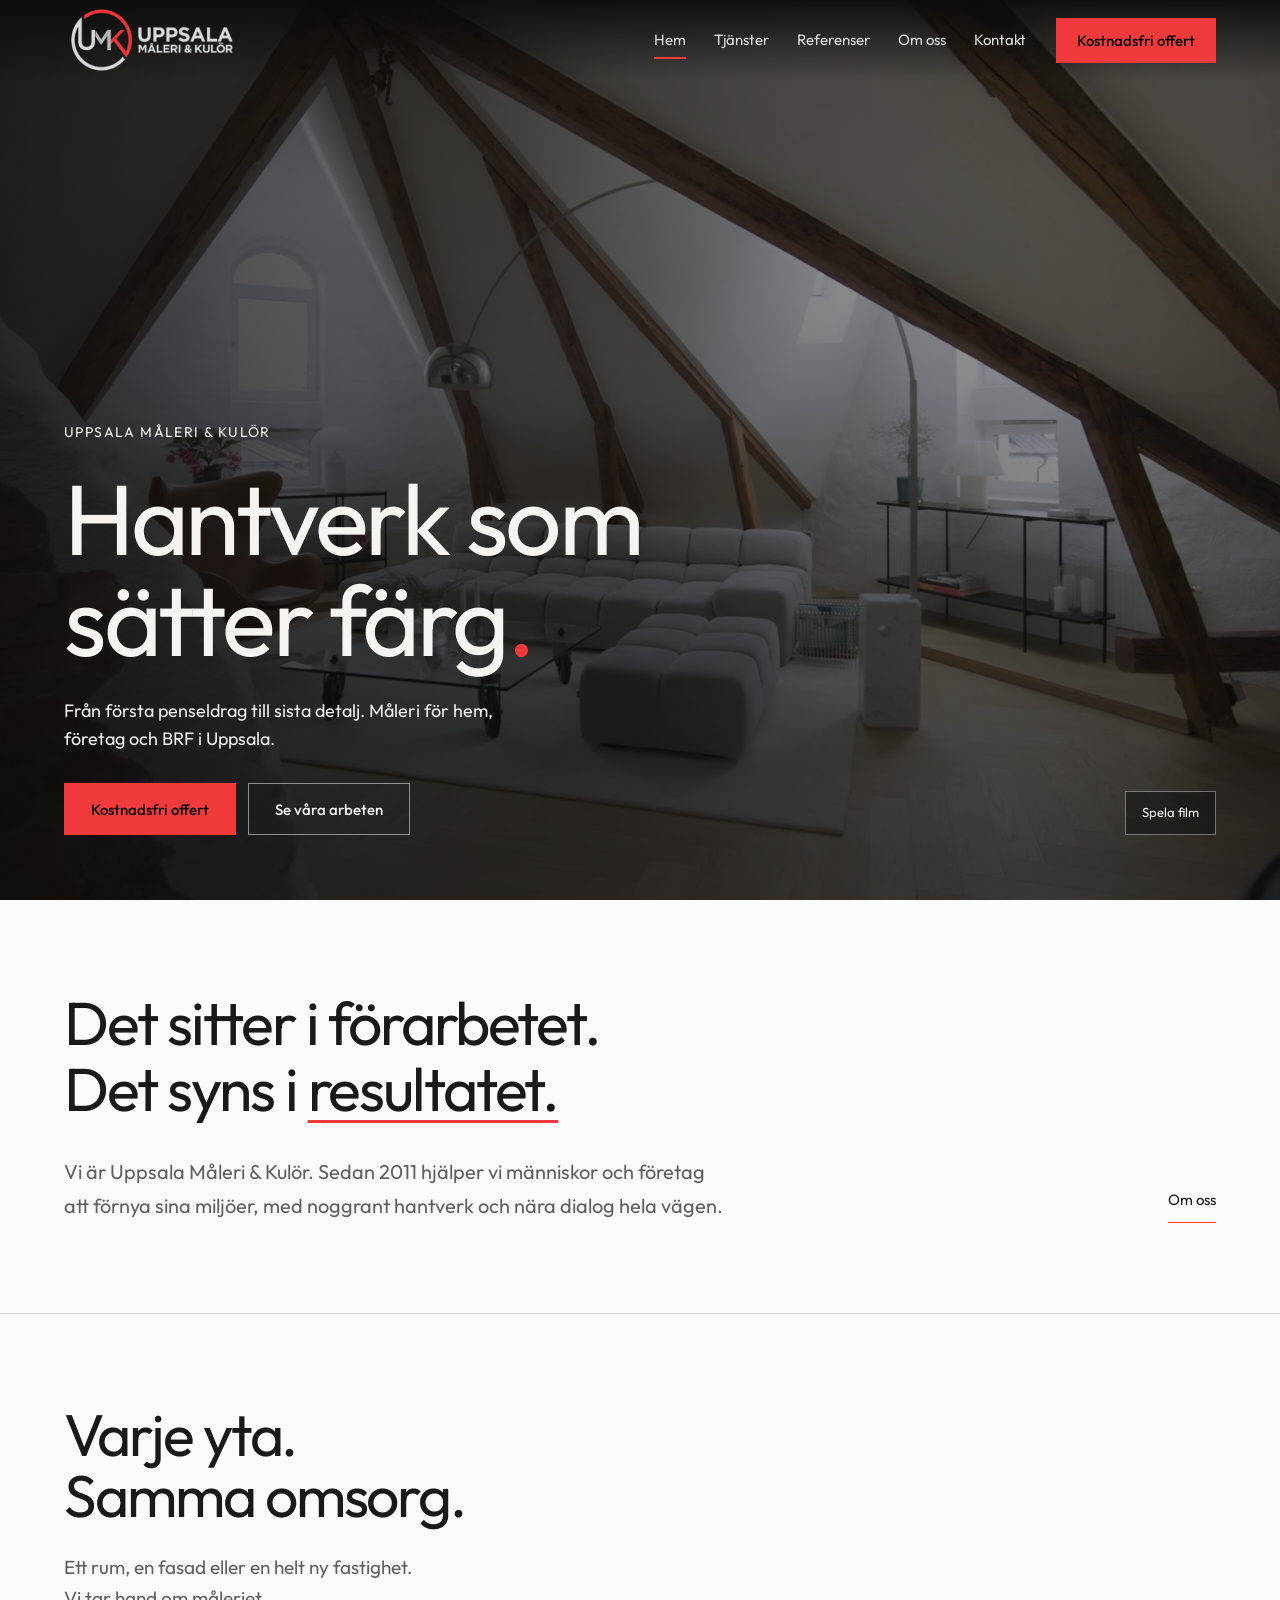
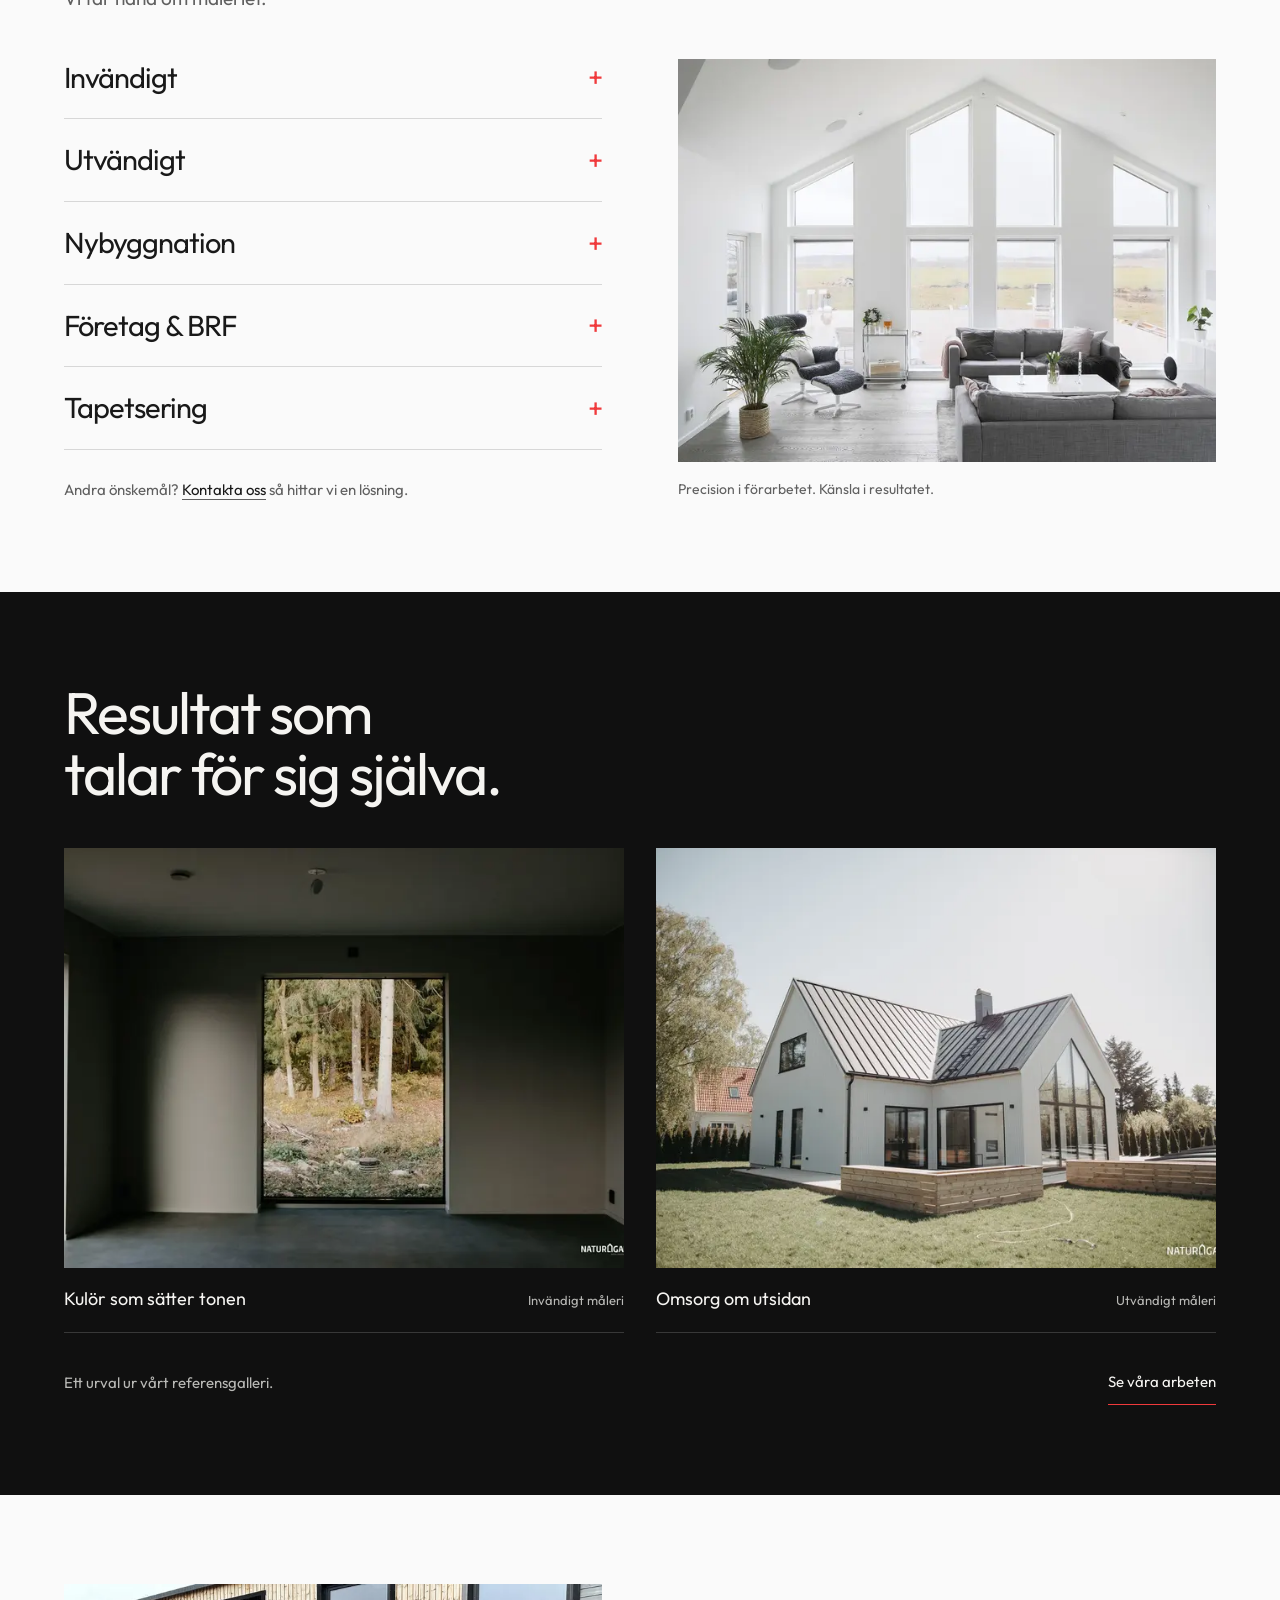
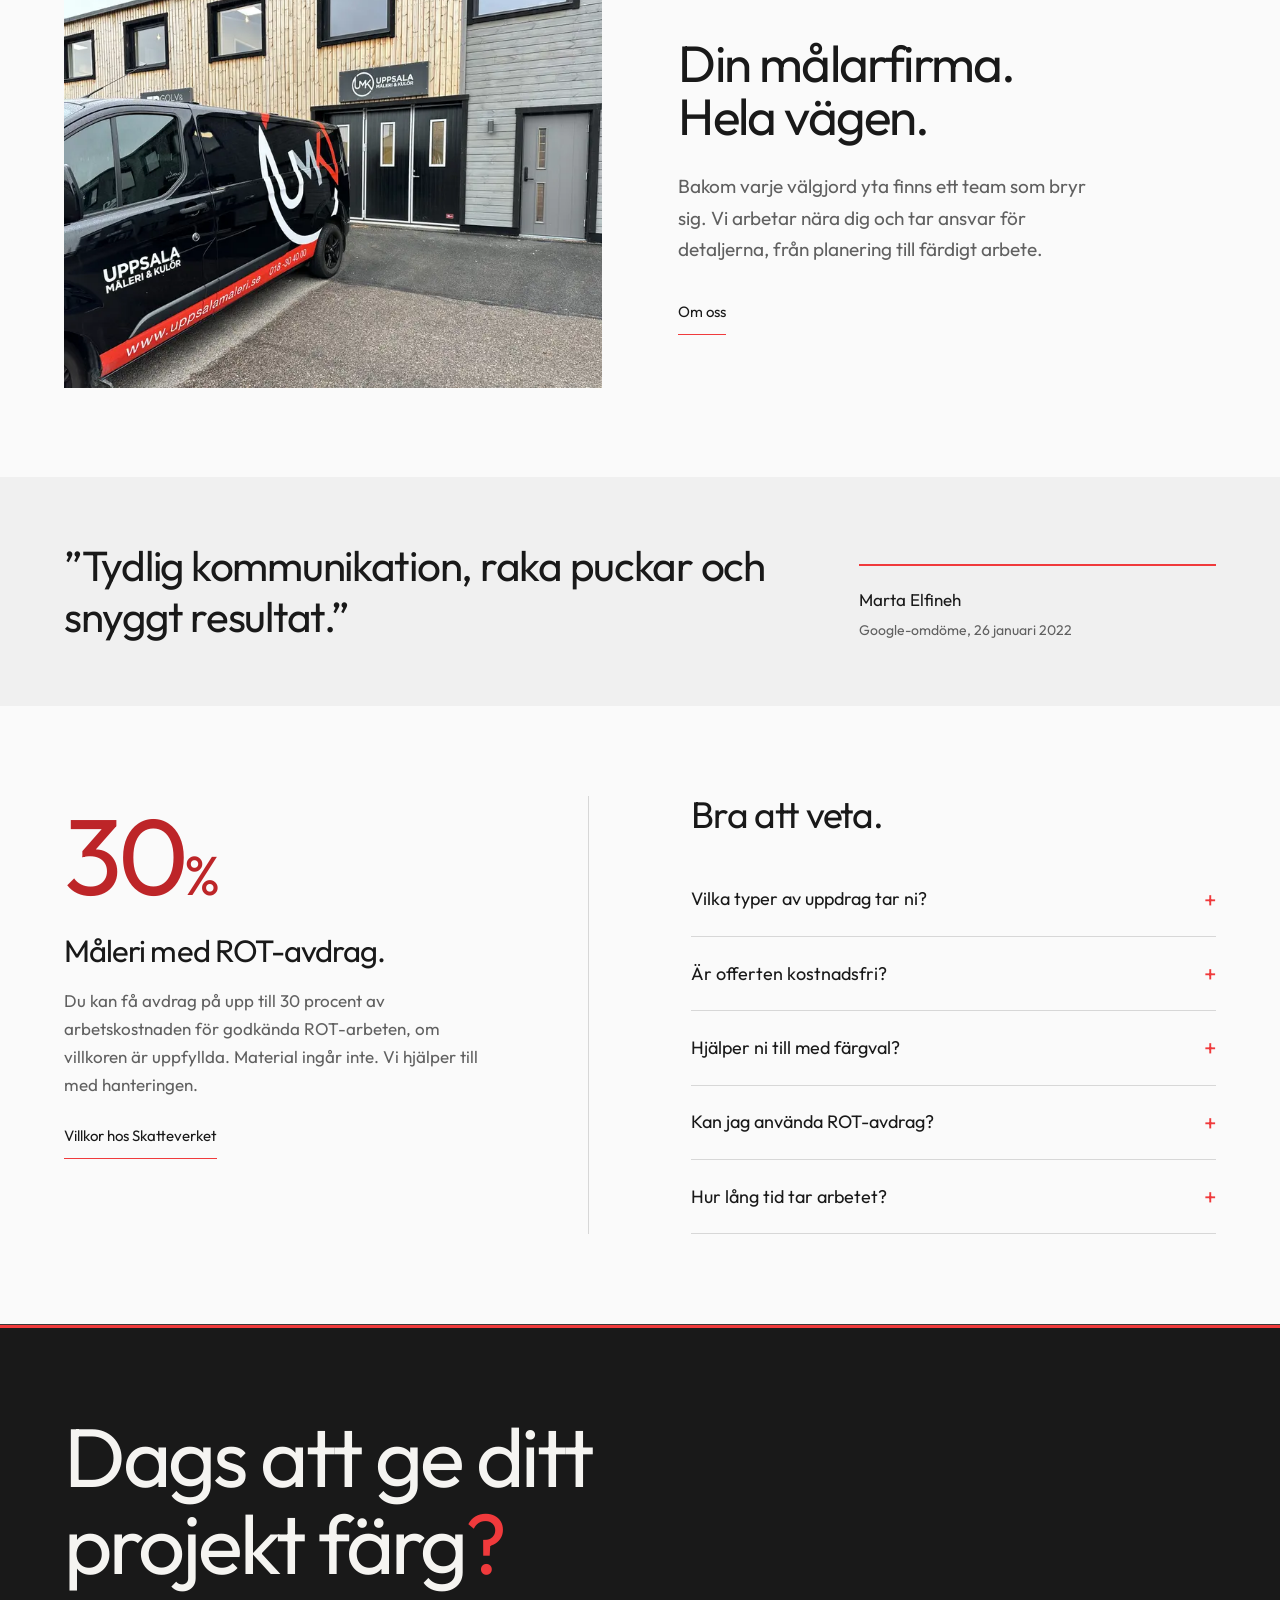
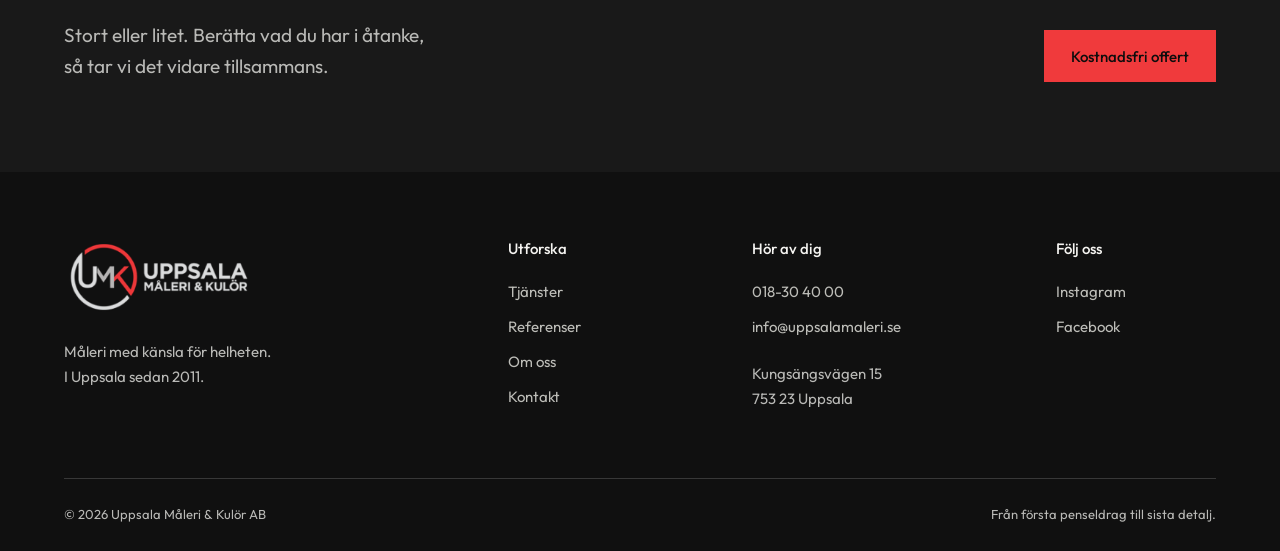
<file: index.html>
<!doctype html><html lang="sv"><head><meta charset="utf-8"><meta name="viewport" content="width=device-width,initial-scale=1"><title>Målare i Uppsala | Uppsala Måleri & Kulör</title><meta name="description" content="Måleri i Uppsala med känsla för helheten. Invändigt, utvändigt, tapetsering och nyproduktion. Kontakta Uppsala Måleri & Kulör."><link rel="canonical" href="https://uppsalamaleri.se/"><meta property="og:title" content="Målare i Uppsala | Uppsala Måleri & Kulör"><meta property="og:description" content="Måleri i Uppsala med känsla för helheten. Invändigt, utvändigt, tapetsering och nyproduktion. Kontakta Uppsala Måleri & Kulör."><meta property="og:type" content="website"><meta property="og:locale" content="sv_SE"><meta property="og:url" content="https://uppsalamaleri.se/"><meta name="theme-color" content="#101010"><link rel="icon" href="assets/favicon.png"><link rel="preload" as="font" href="assets/outfit-regular.ttf" type="font/ttf" crossorigin><link rel="preload" as="image" href="assets/hero-poster.webp" fetchpriority="high"><link rel="stylesheet" href="site.css"><script type="application/ld+json">{"@context": "https://schema.org", "@type": "HousePainter", "name": "Uppsala Måleri & Kulör AB", "url": "https://uppsalamaleri.se", "telephone": "+4618304000", "email": "info@uppsalamaleri.se", "address": {"@type": "PostalAddress", "streetAddress": "Kungsängsvägen 15", "postalCode": "753 23", "addressLocality": "Uppsala", "addressCountry": "SE"}, "foundingDate": "2011"}</script></head><body class="home-page"><a class="skip" href="#main">Till innehållet</a><header class="site-header"><div class="wrap nav"><a class="brand" href="index.html" aria-label="Uppsala Måleri, hem"><img src="assets/logo.png" width="259" height="107" alt="Uppsala Måleri & Kulör"></a><nav class="desktop-nav" aria-label="Huvudmeny"><a class="current" href="index.html">Hem</a><a class="" href="vara-tjanster/index.html">Tjänster</a><a class="" href="referenser/index.html">Referenser</a><a class="" href="om-oss/index.html">Om oss</a><a class="" href="kontakt/index.html">Kontakt</a></nav><div class="nav-actions"><a class="button" href="offertforfragan/index.html">Kostnadsfri offert</a><button class="menu-open" aria-controls="mobile-menu" aria-expanded="false">Meny<span class="hamburger" aria-hidden="true"></span></button></div></div></header><dialog class="mobile-menu" id="mobile-menu" aria-label="Meny"><div class="menu-head"><img src="assets/logo.png" width="150" height="62" alt="Uppsala Måleri & Kulör"><button data-close-menu>Stäng <span aria-hidden="true">×</span></button></div><nav aria-label="Mobilmeny"><a class="" href="index.html">Hem</a><a class="" href="vara-tjanster/index.html">Tjänster</a><a class="" href="referenser/index.html">Referenser</a><a class="" href="om-oss/index.html">Om oss</a><a class="" href="kontakt/index.html">Kontakt</a><details><summary>Alla tjänster</summary><div class="menu-services"><a class="" href="invandigt-maleri-uppsala/index.html">Invändigt måleri</a><a class="" href="utvandigt-maleri-uppsala/index.html">Utvändigt måleri</a><a class="" href="maleri-nybyggnation/index.html">Måleri nybyggnation</a><a class="" href="maleri-for-foretag-uppsala/index.html">Måleri för företag</a><a class="" href="tapetsering-uppsala/index.html">Tapetsering Uppsala</a></div></details></nav><div class="menu-contact"><a href="tel:+4618304000">018-30 40 00</a><a href="mailto:info@uppsalamaleri.se">info@uppsalamaleri.se</a></div></dialog><main id="main"><section class="hero"><video class="hero-video" data-hero-video data-desktop="assets/hero-1080.mp4" data-mobile="assets/hero-mobile.mp4" muted loop playsinline preload="none" poster="assets/hero-poster.webp" aria-label="Film från Uppsala Måleris referensprojekt"></video><div class="wrap hero-copy"><p class="eyebrow">Uppsala Måleri & Kulör</p><h1>Hantverk som<br>sätter färg<span class="accent">.</span></h1><p class="hero-lead">Från första penseldrag till sista detalj. Måleri för hem, företag och BRF i Uppsala.</p><div class="hero-actions"><a class="button" href="offertforfragan/index.html">Kostnadsfri offert</a><a class="button outline" href="referenser/index.html">Se våra arbeten</a></div></div><button class="video-toggle" data-video-toggle aria-label="Spela film">Spela film</button></section><section class="wrap section intro"><p class="intro-statement reveal">Det sitter i förarbetet.<br>Det syns i <span>resultatet.</span></p><div class="intro-bottom reveal"><p>Vi är Uppsala Måleri & Kulör. Sedan 2011 hjälper vi människor och företag att förnya sina miljöer, med noggrant hantverk och nära dialog hela vägen.</p><a class="text-link" href="om-oss/index.html">Om oss</a></div></section><section class="wrap section services" id="tjanster"><h2>Varje yta.<br>Samma omsorg.</h2><p class="section-lead">Ett rum, en fasad eller en helt ny fastighet.<br>Vi tar hand om måleriet.</p><div class="services-layout"><div class="service-list"><a href="invandigt-maleri-uppsala/index.html" class="service-row" data-service-image="assets/photo-4.webp" data-service-alt="Ljust vardagsrum med högt tak och stora fönster"><span>Invändigt</span><span class="plus" aria-hidden="true">+</span></a><a href="utvandigt-maleri-uppsala/index.html" class="service-row" data-service-image="assets/photo-5.webp" data-service-alt="Vitmålad träfasad och terrass"><span>Utvändigt</span><span class="plus" aria-hidden="true">+</span></a><a href="maleri-nybyggnation/index.html" class="service-row" data-service-image="assets/photo-41.webp" data-service-alt="Kök med synliga träbjälkar och målade väggar"><span>Nybyggnation</span><span class="plus" aria-hidden="true">+</span></a><a href="maleri-for-foretag-uppsala/index.html" class="service-row" data-service-image="assets/photo-8.webp" data-service-alt="Målade väggar och detaljer i en ljus interiör"><span>Företag & BRF</span><span class="plus" aria-hidden="true">+</span></a><a href="tapetsering-uppsala/index.html" class="service-row" data-service-image="assets/photo-45.webp" data-service-alt="Tapetserare arbetar med en mönstrad tapet"><span>Tapetsering</span><span class="plus" aria-hidden="true">+</span></a><p class="service-note">Andra önskemål? <a class="" href="kontakt/index.html">Kontakta oss</a> så hittar vi en lösning.</p></div><div class="service-preview"><img class="" src="assets/photo-4.webp" srcset="assets/photo-4-small.webp 750w, assets/photo-4.webp 1800w" sizes="(max-width:767px) calc(100vw - 48px), 50vw" width="1800" height="1200" loading="lazy" decoding="async" alt="Ljust vardagsrum med högt tak och stora fönster"><p>Precision i förarbetet. Känsla i resultatet.</p></div></div></section><section class="work-section"><div class="wrap section"><h2 class="reveal">Resultat som<br>talar för sig själva.</h2><div class="featured-work"><figure class="project-main reveal"><button class="image-zoom" type="button" data-zoom="assets/photo-39.webp" aria-label="Förstora bild"><img class="" src="assets/photo-39.webp" srcset="assets/photo-39-small.webp 750w, assets/photo-39.webp 1800w" sizes="(max-width:767px) calc(100vw - 48px), 50vw" width="1800" height="1200" loading="lazy" decoding="async" alt="Grönt rum med stort fönster och utsikt mot trädgården"></button><figcaption><span>Kulör som sätter tonen</span><span>Invändigt måleri</span></figcaption></figure><figure class="project-secondary reveal"><button class="image-zoom" type="button" data-zoom="assets/photo-5.webp" aria-label="Förstora bild"><img class="" src="assets/photo-5.webp" srcset="assets/photo-5-small.webp 750w, assets/photo-5.webp 1800w" sizes="(max-width:767px) calc(100vw - 48px), 50vw" width="1800" height="1200" loading="lazy" decoding="async" alt="Vitmålad träfasad och terrass"></button><figcaption><span>Omsorg om utsidan</span><span>Utvändigt måleri</span></figcaption></figure></div><div class="work-bottom"><p>Ett urval ur vårt referensgalleri.</p><a class="text-link" href="referenser/index.html">Se våra arbeten</a></div></div></section><section class="wrap section about-teaser"><div class="vehicle-photo reveal"><img class="" src="assets/photo-46.webp" srcset="assets/photo-46-small.webp 750w, assets/photo-46.webp 1800w" sizes="(max-width:767px) calc(100vw - 48px), 50vw" width="1800" height="1350" loading="lazy" decoding="async" alt="Uppsala Måleris svarta och röda bil vid kontoret"></div><div class="about-copy reveal"><h2>Din målarfirma.<br>Hela vägen.</h2><p>Bakom varje välgjord yta finns ett team som bryr sig. Vi arbetar nära dig och tar ansvar för detaljerna, från planering till färdigt arbete.</p><a class="text-link" href="om-oss/index.html">Om oss</a></div></section><section class="testimonial"><div class="wrap section reveal"><p class="eyebrow">Ord från en kund</p><blockquote>”Tydlig kommunikation, raka puckar och snyggt resultat.”</blockquote><p class="quote-source">Marta Elfineh <span>Google-omdöme, 26 januari 2022</span></p></div></section><section class="wrap section practical"><div class="rot reveal"><p class="rot-value">30<span>%</span></p><h2>Måleri med ROT-avdrag.</h2><p>Du kan få avdrag på upp till 30 procent av arbetskostnaden för godkända ROT-arbeten, om villkoren är uppfyllda. Material ingår inte. Vi hjälper till med hanteringen.</p><a class="text-link" href="https://www.skatteverket.se/privat/fastigheterochbostad/rotarbeteochrutarbete/safungerarrotavdraget.4.5947400c11f47f7f9dd80004014.html" target="_blank" rel="noopener noreferrer">Villkor hos Skatteverket</a></div><div class="questions reveal"><h2>Bra att veta.</h2><div class="faq"><details><summary>Vilka typer av uppdrag tar ni?<span aria-hidden="true">+</span></summary><p>Vi hjälper privatpersoner, företag och BRF med invändigt och utvändigt måleri, tapetsering, renovering och nyproduktion.</p></details><details><summary>Är offerten kostnadsfri?<span aria-hidden="true">+</span></summary><p>Ja. Kontakta oss så bedömer vi projektet och lämnar en tydlig offert.</p></details><details><summary>Hjälper ni till med färgval?<span aria-hidden="true">+</span></summary><p>Gärna. Vi hjälper dig att välja kulör och material som passar ytorna och det uttryck du vill skapa.</p></details><details><summary>Kan jag använda ROT-avdrag?<span aria-hidden="true">+</span></summary><p>Du kan ha rätt till ROT-avdrag för godkända arbeten i en bostad du äger. Vi hjälper till med det praktiska.</p></details><details><summary>Hur lång tid tar arbetet?<span aria-hidden="true">+</span></summary><p>Det beror på omfattning och underlag. Vi går igenom tidsplanen med dig innan arbetet börjar.</p></details></div></div></section><section class="contact-cta"><div class="wrap section reveal"><h2>Dags att ge ditt<br>projekt färg<span class="accent">?</span></h2><div class="cta-bottom"><p>Stort eller litet. Berätta vad du har i åtanke,<br>så tar vi det vidare tillsammans.</p><a class="button" href="offertforfragan/index.html">Kostnadsfri offert</a></div></div></section></main><footer class="footer"><div class="wrap"><div class="footer-grid"><div><a class="brand" href="index.html" aria-label="Uppsala Måleri, hem"><img src="assets/logo.png" width="259" height="107" alt="Uppsala Måleri & Kulör" loading="lazy"></a><p>Måleri med känsla för helheten.<br>I Uppsala sedan 2011.</p></div><div><h2>Utforska</h2><a class="" href="vara-tjanster/index.html">Tjänster</a><a class="" href="referenser/index.html">Referenser</a><a class="" href="om-oss/index.html">Om oss</a><a class="" href="kontakt/index.html">Kontakt</a></div><div><h2>Hör av dig</h2><a href="tel:+4618304000">018-30 40 00</a><a href="mailto:info@uppsalamaleri.se">info@uppsalamaleri.se</a><address>Kungsängsvägen 15<br>753 23 Uppsala</address></div><div><h2>Följ oss</h2><a href="https://www.instagram.com/uppsalamaleri/" target="_blank" rel="noopener noreferrer">Instagram</a><a href="https://www.facebook.com/Uppsalamaleriochkakel/" target="_blank" rel="noopener noreferrer">Facebook</a></div></div><div class="footer-bottom"><span>© 2026 Uppsala Måleri & Kulör AB</span><span>Från första penseldrag till sista detalj.</span></div></div></footer><dialog class="lightbox" id="image-dialog" aria-label="Bild i större format"><button data-close-image>Stäng <span aria-hidden="true">×</span></button><img alt=""></dialog><dialog class="film-dialog" id="film-dialog" aria-label="Uppsala Måleris projektfilm"><button data-close-film>Stäng <span aria-hidden="true">×</span></button><video controls playsinline preload="none" poster="assets/hero-poster.webp" data-film-src="assets/hero-1080.mp4"></video></dialog><script src="site.js" defer></script></body></html>
</file>
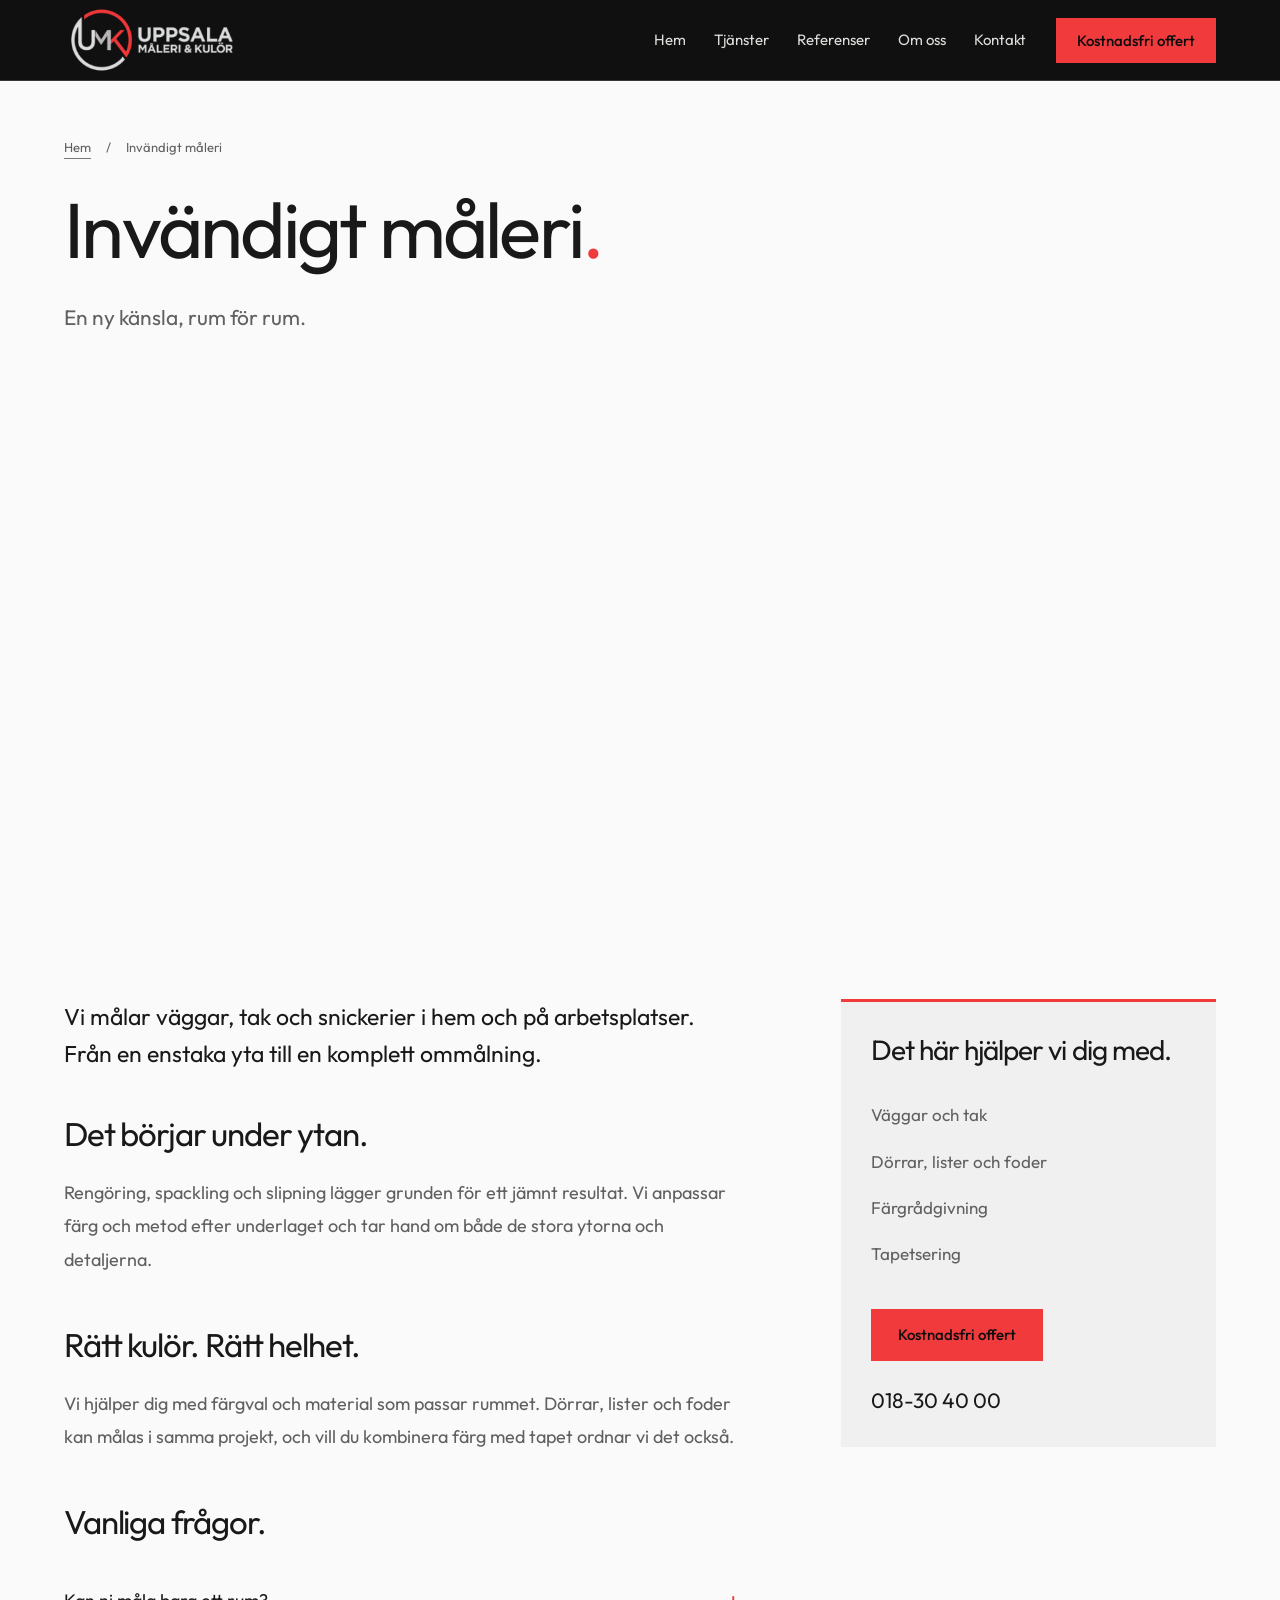
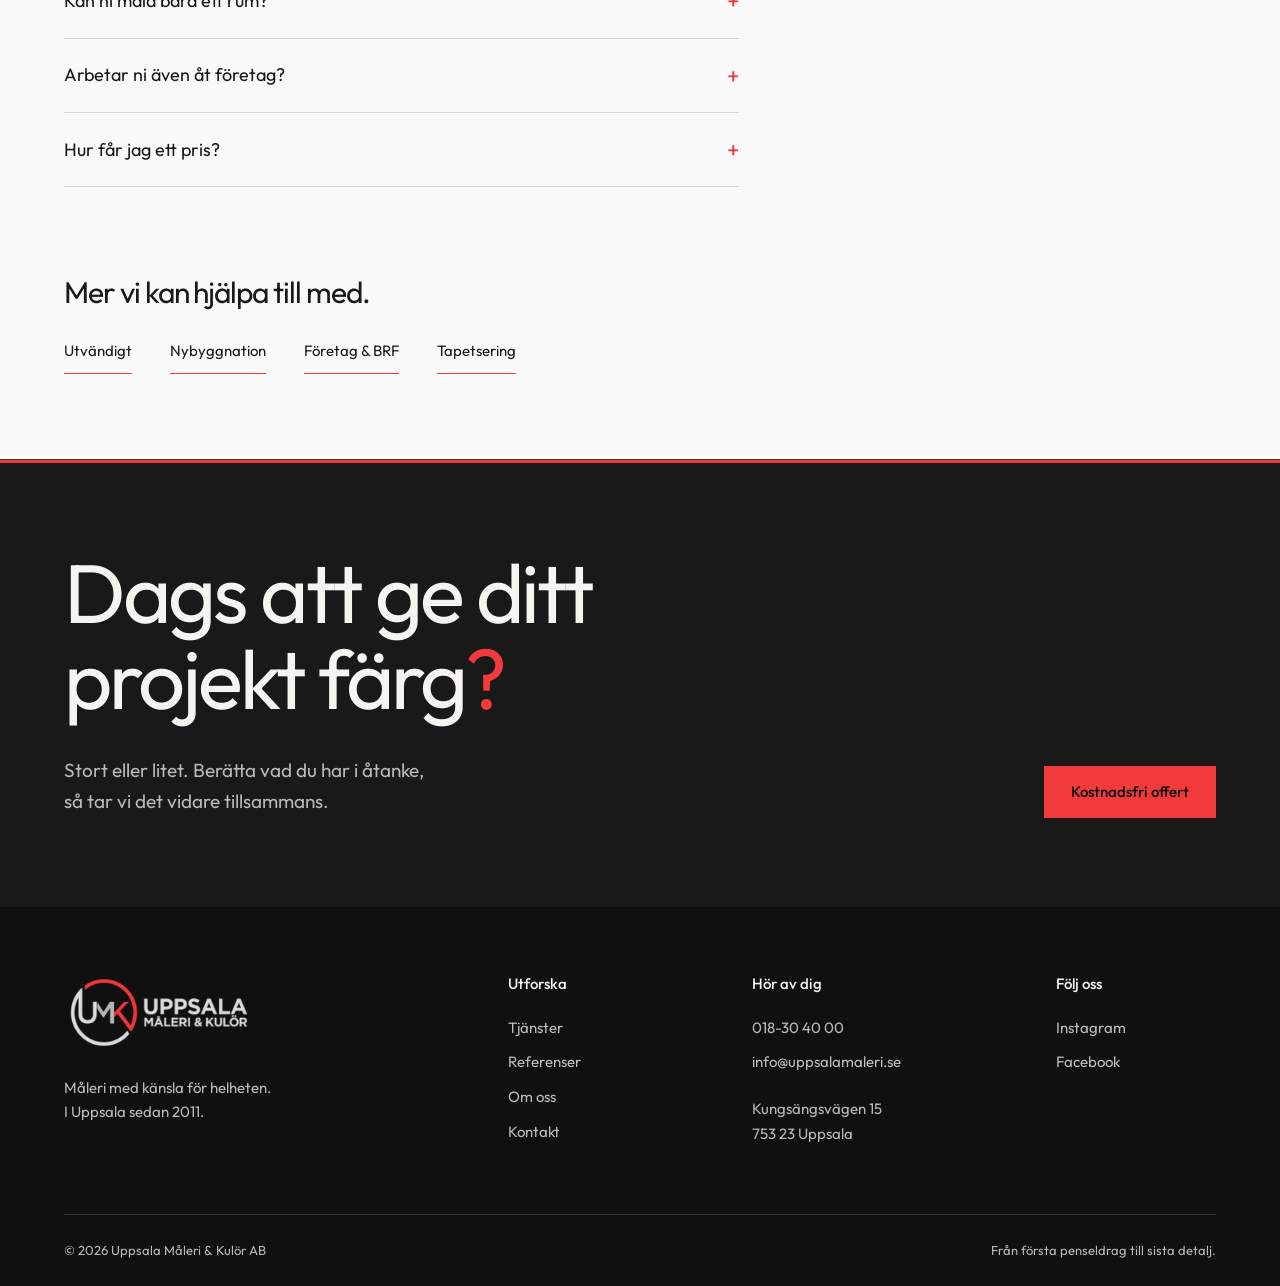
<file: invandigt-maleri-uppsala/index.html>
<!doctype html><html lang="sv"><head><meta charset="utf-8"><meta name="viewport" content="width=device-width,initial-scale=1"><title>Invändigt måleri | Uppsala Måleri & Kulör</title><meta name="description" content="Måleri i Uppsala med känsla för helheten. Invändigt, utvändigt, tapetsering och nyproduktion. Kontakta Uppsala Måleri & Kulör."><link rel="canonical" href="https://uppsalamaleri.se/invandigt-maleri-uppsala/"><meta property="og:title" content="Invändigt måleri | Uppsala Måleri & Kulör"><meta property="og:description" content="Måleri i Uppsala med känsla för helheten. Invändigt, utvändigt, tapetsering och nyproduktion. Kontakta Uppsala Måleri & Kulör."><meta property="og:type" content="website"><meta property="og:locale" content="sv_SE"><meta property="og:url" content="https://uppsalamaleri.se/invandigt-maleri-uppsala/"><meta name="theme-color" content="#101010"><link rel="icon" href="../assets/favicon.png"><link rel="preload" as="font" href="../assets/outfit-regular.ttf" type="font/ttf" crossorigin><link rel="stylesheet" href="../site.css"><script type="application/ld+json">{"@context": "https://schema.org", "@type": "HousePainter", "name": "Uppsala Måleri & Kulör AB", "url": "https://uppsalamaleri.se", "telephone": "+4618304000", "email": "info@uppsalamaleri.se", "address": {"@type": "PostalAddress", "streetAddress": "Kungsängsvägen 15", "postalCode": "753 23", "addressLocality": "Uppsala", "addressCountry": "SE"}, "foundingDate": "2011"}</script></head><body class="inner-page"><a class="skip" href="#main">Till innehållet</a><header class="site-header"><div class="wrap nav"><a class="brand" href="../index.html" aria-label="Uppsala Måleri, hem"><img src="../assets/logo.png" width="259" height="107" alt="Uppsala Måleri & Kulör"></a><nav class="desktop-nav" aria-label="Huvudmeny"><a class="" href="../index.html">Hem</a><a class="" href="../vara-tjanster/index.html">Tjänster</a><a class="" href="../referenser/index.html">Referenser</a><a class="" href="../om-oss/index.html">Om oss</a><a class="" href="../kontakt/index.html">Kontakt</a></nav><div class="nav-actions"><a class="button" href="../offertforfragan/index.html">Kostnadsfri offert</a><button class="menu-open" aria-controls="mobile-menu" aria-expanded="false">Meny<span class="hamburger" aria-hidden="true"></span></button></div></div></header><dialog class="mobile-menu" id="mobile-menu" aria-label="Meny"><div class="menu-head"><img src="../assets/logo.png" width="150" height="62" alt="Uppsala Måleri & Kulör"><button data-close-menu>Stäng <span aria-hidden="true">×</span></button></div><nav aria-label="Mobilmeny"><a class="" href="../index.html">Hem</a><a class="" href="../vara-tjanster/index.html">Tjänster</a><a class="" href="../referenser/index.html">Referenser</a><a class="" href="../om-oss/index.html">Om oss</a><a class="" href="../kontakt/index.html">Kontakt</a><details><summary>Alla tjänster</summary><div class="menu-services"><a class="" href="index.html">Invändigt måleri</a><a class="" href="../utvandigt-maleri-uppsala/index.html">Utvändigt måleri</a><a class="" href="../maleri-nybyggnation/index.html">Måleri nybyggnation</a><a class="" href="../maleri-for-foretag-uppsala/index.html">Måleri för företag</a><a class="" href="../tapetsering-uppsala/index.html">Tapetsering Uppsala</a></div></details></nav><div class="menu-contact"><a href="tel:+4618304000">018-30 40 00</a><a href="mailto:info@uppsalamaleri.se">info@uppsalamaleri.se</a></div></dialog><main id="main"><div class="wrap page-title"><nav class="crumb" aria-label="Brödsmulor"><a class="" href="../index.html">Hem</a><span aria-hidden="true">/</span><span>Invändigt måleri</span></nav><h1>Invändigt måleri<span class="accent">.</span></h1><p>En ny känsla, rum för rum.</p></div><div class="wrap service-hero"><img class="service-hero-image" src="../assets/photo-4.webp" srcset="../assets/photo-4-small.webp 750w, ../assets/photo-4.webp 1800w" sizes="(max-width:767px) calc(100vw - 48px), calc(100vw - 160px)" width="1800" height="1200" loading="eager" decoding="async" alt="Ljust vardagsrum med högt tak och stora fönster"></div><section class="wrap section service-article"><article class="prose"><p class="lead">Vi målar väggar, tak och snickerier i hem och på arbetsplatser. Från en enstaka yta till en komplett ommålning.</p><section><h2>Det börjar under ytan.</h2><p>Rengöring, spackling och slipning lägger grunden för ett jämnt resultat. Vi anpassar färg och metod efter underlaget och tar hand om både de stora ytorna och detaljerna.</p></section><section><h2>Rätt kulör. Rätt helhet.</h2><p>Vi hjälper dig med färgval och material som passar rummet. Dörrar, lister och foder kan målas i samma projekt, och vill du kombinera färg med tapet ordnar vi det också.</p></section><h2>Vanliga frågor.</h2><div class="faq"><details><summary>Kan ni måla bara ett rum?<span aria-hidden="true">+</span></summary><p>Ja. Vi hjälper till med både mindre arbeten och kompletta bostäder eller lokaler.</p></details><details><summary>Arbetar ni även åt företag?<span aria-hidden="true">+</span></summary><p>Ja, vi utför invändigt måleri för privatpersoner, företag och bostadsrättsföreningar.</p></details><details><summary>Hur får jag ett pris?<span aria-hidden="true">+</span></summary><p>Kontakta oss och beskriv arbetet. Vi gör en bedömning och lämnar en kostnadsfri offert.</p></details></div></article><aside class="service-aside"><h2>Det här hjälper vi dig med.</h2><ul><li>Väggar och tak</li><li>Dörrar, lister och foder</li><li>Färgrådgivning</li><li>Tapetsering</li></ul><a class="button" href="../offertforfragan/index.html">Kostnadsfri offert</a><a class="phone-link" href="tel:+4618304000">018-30 40 00</a></aside></section><section class="wrap more-services"><h2>Mer vi kan hjälpa till med.</h2><div><a class="text-link" href="../utvandigt-maleri-uppsala/index.html">Utvändigt</a><a class="text-link" href="../maleri-nybyggnation/index.html">Nybyggnation</a><a class="text-link" href="../maleri-for-foretag-uppsala/index.html">Företag & BRF</a><a class="text-link" href="../tapetsering-uppsala/index.html">Tapetsering</a></div></section><section class="contact-cta"><div class="wrap section reveal"><h2>Dags att ge ditt<br>projekt färg<span class="accent">?</span></h2><div class="cta-bottom"><p>Stort eller litet. Berätta vad du har i åtanke,<br>så tar vi det vidare tillsammans.</p><a class="button" href="../offertforfragan/index.html">Kostnadsfri offert</a></div></div></section></main><footer class="footer"><div class="wrap"><div class="footer-grid"><div><a class="brand" href="../index.html" aria-label="Uppsala Måleri, hem"><img src="../assets/logo.png" width="259" height="107" alt="Uppsala Måleri & Kulör" loading="lazy"></a><p>Måleri med känsla för helheten.<br>I Uppsala sedan 2011.</p></div><div><h2>Utforska</h2><a class="" href="../vara-tjanster/index.html">Tjänster</a><a class="" href="../referenser/index.html">Referenser</a><a class="" href="../om-oss/index.html">Om oss</a><a class="" href="../kontakt/index.html">Kontakt</a></div><div><h2>Hör av dig</h2><a href="tel:+4618304000">018-30 40 00</a><a href="mailto:info@uppsalamaleri.se">info@uppsalamaleri.se</a><address>Kungsängsvägen 15<br>753 23 Uppsala</address></div><div><h2>Följ oss</h2><a href="https://www.instagram.com/uppsalamaleri/" target="_blank" rel="noopener noreferrer">Instagram</a><a href="https://www.facebook.com/Uppsalamaleriochkakel/" target="_blank" rel="noopener noreferrer">Facebook</a></div></div><div class="footer-bottom"><span>© 2026 Uppsala Måleri & Kulör AB</span><span>Från första penseldrag till sista detalj.</span></div></div></footer><dialog class="lightbox" id="image-dialog" aria-label="Bild i större format"><button data-close-image>Stäng <span aria-hidden="true">×</span></button><img alt=""></dialog><dialog class="film-dialog" id="film-dialog" aria-label="Uppsala Måleris projektfilm"><button data-close-film>Stäng <span aria-hidden="true">×</span></button><video controls playsinline preload="none" poster="../assets/hero-poster.webp" data-film-src="../assets/hero-1080.mp4"></video></dialog><script src="../site.js" defer></script></body></html>
</file>
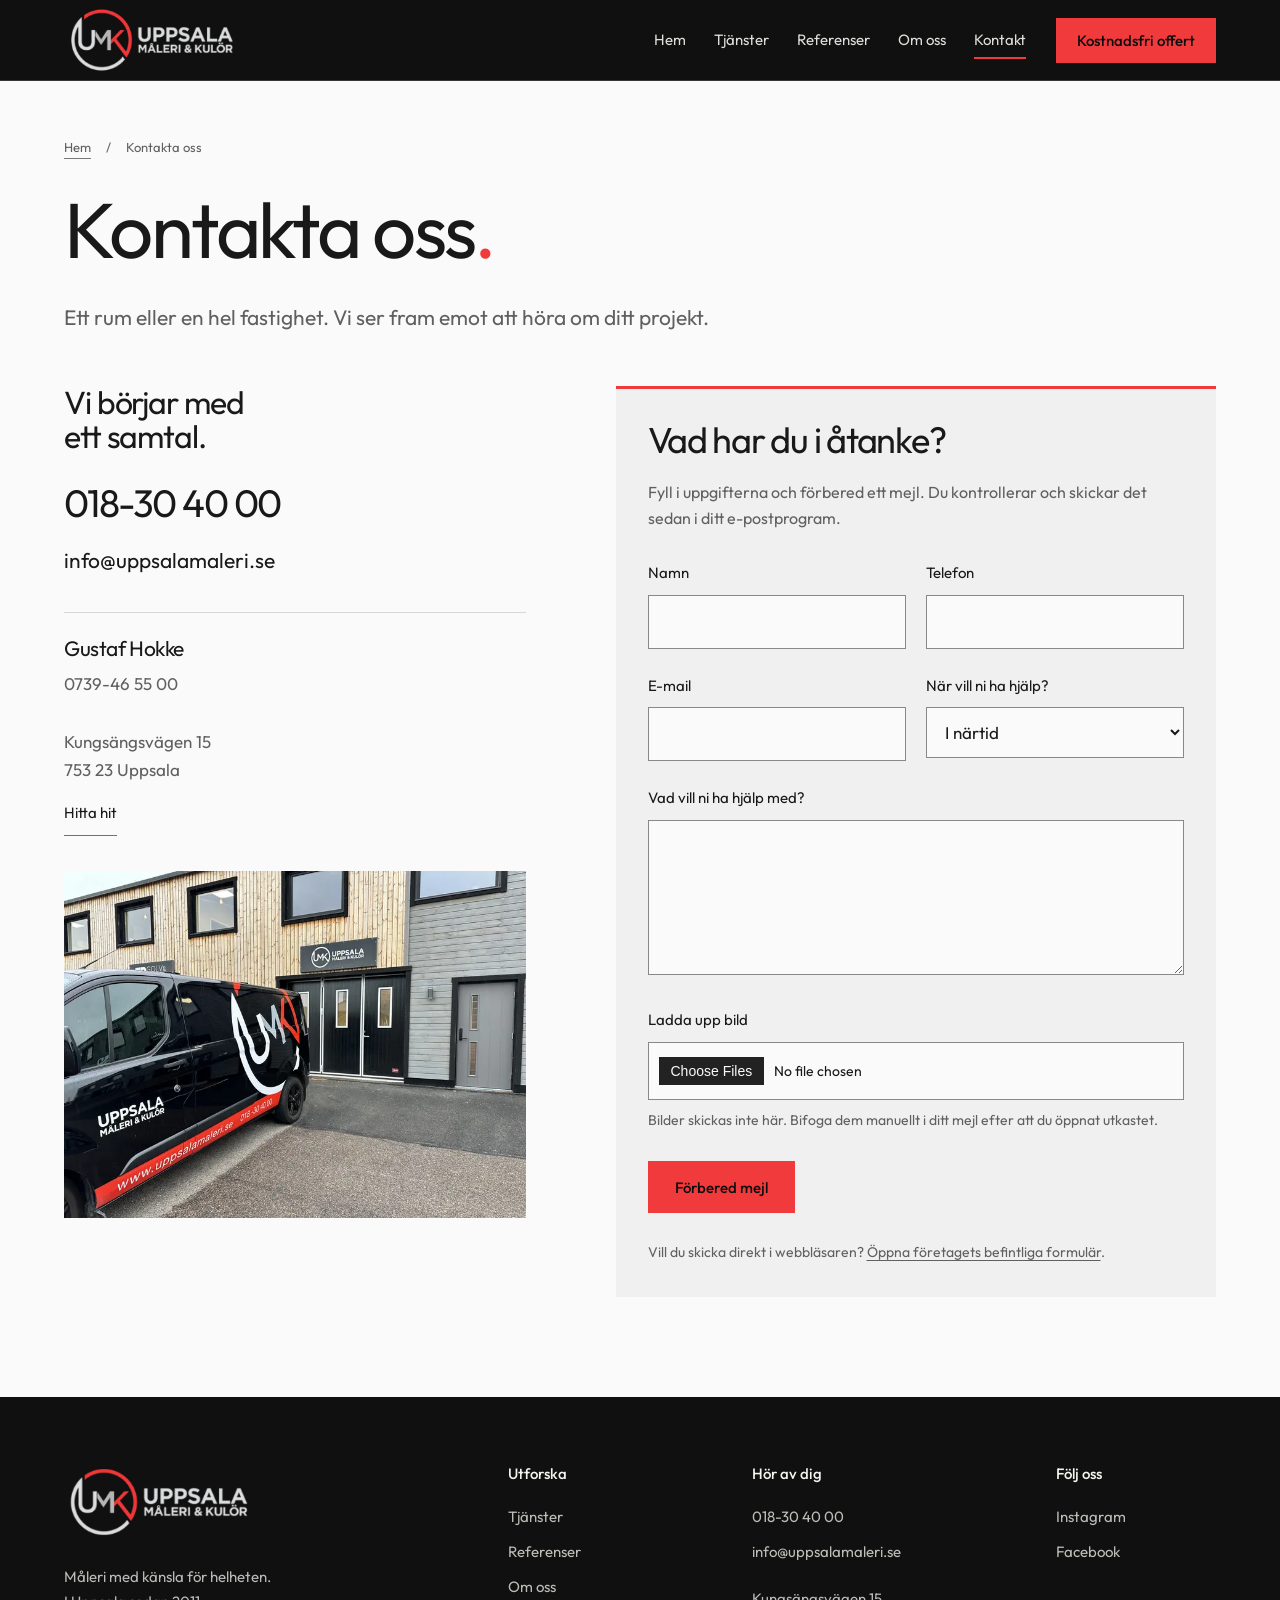
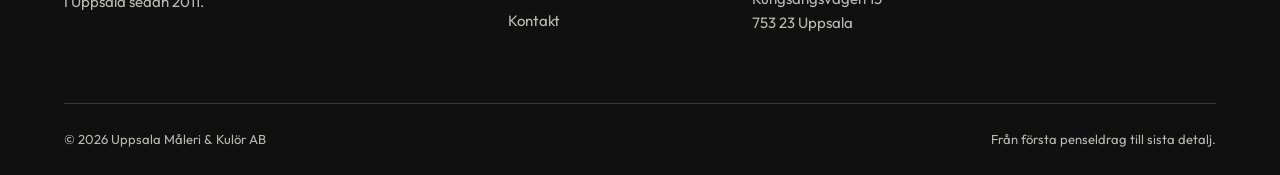
<file: kontakt/index.html>
<!doctype html><html lang="sv"><head><meta charset="utf-8"><meta name="viewport" content="width=device-width,initial-scale=1"><title>Kontakt | Uppsala Måleri & Kulör</title><meta name="description" content="Måleri i Uppsala med känsla för helheten. Invändigt, utvändigt, tapetsering och nyproduktion. Kontakta Uppsala Måleri & Kulör."><link rel="canonical" href="https://uppsalamaleri.se/kontakt/"><meta property="og:title" content="Kontakt | Uppsala Måleri & Kulör"><meta property="og:description" content="Måleri i Uppsala med känsla för helheten. Invändigt, utvändigt, tapetsering och nyproduktion. Kontakta Uppsala Måleri & Kulör."><meta property="og:type" content="website"><meta property="og:locale" content="sv_SE"><meta property="og:url" content="https://uppsalamaleri.se/kontakt/"><meta name="theme-color" content="#101010"><link rel="icon" href="../assets/favicon.png"><link rel="preload" as="font" href="../assets/outfit-regular.ttf" type="font/ttf" crossorigin><link rel="stylesheet" href="../site.css"><script type="application/ld+json">{"@context": "https://schema.org", "@type": "HousePainter", "name": "Uppsala Måleri & Kulör AB", "url": "https://uppsalamaleri.se", "telephone": "+4618304000", "email": "info@uppsalamaleri.se", "address": {"@type": "PostalAddress", "streetAddress": "Kungsängsvägen 15", "postalCode": "753 23", "addressLocality": "Uppsala", "addressCountry": "SE"}, "foundingDate": "2011"}</script></head><body class="inner-page"><a class="skip" href="#main">Till innehållet</a><header class="site-header"><div class="wrap nav"><a class="brand" href="../index.html" aria-label="Uppsala Måleri, hem"><img src="../assets/logo.png" width="259" height="107" alt="Uppsala Måleri & Kulör"></a><nav class="desktop-nav" aria-label="Huvudmeny"><a class="" href="../index.html">Hem</a><a class="" href="../vara-tjanster/index.html">Tjänster</a><a class="" href="../referenser/index.html">Referenser</a><a class="" href="../om-oss/index.html">Om oss</a><a class="current" href="index.html">Kontakt</a></nav><div class="nav-actions"><a class="button" href="../offertforfragan/index.html">Kostnadsfri offert</a><button class="menu-open" aria-controls="mobile-menu" aria-expanded="false">Meny<span class="hamburger" aria-hidden="true"></span></button></div></div></header><dialog class="mobile-menu" id="mobile-menu" aria-label="Meny"><div class="menu-head"><img src="../assets/logo.png" width="150" height="62" alt="Uppsala Måleri & Kulör"><button data-close-menu>Stäng <span aria-hidden="true">×</span></button></div><nav aria-label="Mobilmeny"><a class="" href="../index.html">Hem</a><a class="" href="../vara-tjanster/index.html">Tjänster</a><a class="" href="../referenser/index.html">Referenser</a><a class="" href="../om-oss/index.html">Om oss</a><a class="" href="index.html">Kontakt</a><details><summary>Alla tjänster</summary><div class="menu-services"><a class="" href="../invandigt-maleri-uppsala/index.html">Invändigt måleri</a><a class="" href="../utvandigt-maleri-uppsala/index.html">Utvändigt måleri</a><a class="" href="../maleri-nybyggnation/index.html">Måleri nybyggnation</a><a class="" href="../maleri-for-foretag-uppsala/index.html">Måleri för företag</a><a class="" href="../tapetsering-uppsala/index.html">Tapetsering Uppsala</a></div></details></nav><div class="menu-contact"><a href="tel:+4618304000">018-30 40 00</a><a href="mailto:info@uppsalamaleri.se">info@uppsalamaleri.se</a></div></dialog><main id="main"><div class="wrap page-title"><nav class="crumb" aria-label="Brödsmulor"><a class="" href="../index.html">Hem</a><span aria-hidden="true">/</span><span>Kontakta oss</span></nav><h1>Kontakta oss<span class="accent">.</span></h1><p>Ett rum eller en hel fastighet. Vi ser fram emot att höra om ditt projekt.</p></div><section class="wrap contact-layout"><div class="contact-details"><h2>Vi börjar med ett samtal.</h2><a class="big-contact" href="tel:+4618304000">018-30 40 00</a><a class="email-contact" href="mailto:info@uppsalamaleri.se">info@uppsalamaleri.se</a><div class="contact-person"><h3>Gustaf Hokke</h3><a href="tel:+46739465500">0739-46 55 00</a></div><address>Kungsängsvägen 15<br>753 23 Uppsala</address><a class="text-link" target="_blank" rel="noopener noreferrer" href="https://www.google.com/maps/search/?api=1&query=Kungs%C3%A4ngsv%C3%A4gen+15+753+23+Uppsala">Hitta hit</a><img class="" src="../assets/photo-46.webp" srcset="../assets/photo-46-small.webp 750w, ../assets/photo-46.webp 1800w" sizes="(max-width:767px) calc(100vw - 48px), 50vw" width="1800" height="1350" loading="lazy" decoding="async" alt="Uppsala Måleris svarta och röda bil vid kontoret"></div><form class="quote-form" data-email-form><h2>Vad har du i åtanke?</h2><p class="form-help">Fyll i uppgifterna och förbered ett mejl. Du kontrollerar och skickar det sedan i ditt e-postprogram.</p><div class="form-grid"><div class="field"><label for="name">Namn</label><input id="name" name="name-1" autocomplete="name" required maxlength="120"></div><div class="field"><label for="phone">Telefon</label><input id="phone" name="phone-1" type="tel" autocomplete="tel" maxlength="40"></div><div class="field"><label for="email">E-mail</label><input id="email" name="email-1" type="email" autocomplete="email" required maxlength="254"></div><div class="field"><label for="when">När vill ni ha hjälp?</label><select id="when" name="select-1"><option>I närtid</option><option>Inom en månad</option><option>Inom ett kvartal</option><option>Längre fram i tiden</option></select></div><div class="field full"><label for="message">Vad vill ni ha hjälp med?</label><textarea id="message" name="textarea-1" required maxlength="4000" rows="5"></textarea></div><div class="field full"><label for="photos">Ladda upp bild</label><input id="photos" name="upload-1[]" type="file" accept="image/*" multiple aria-describedby="file-help"><p class="file-help" id="file-help">Bilder skickas inte här. Bifoga dem manuellt i ditt mejl efter att du öppnat utkastet.</p></div></div><button class="button" type="submit">Förbered mejl</button><div class="form-result" role="status" hidden><h3>Ditt mejlutkast är klart.</h3><p>Öppna mejlet, bifoga eventuella bilder och skicka det i ditt e-postprogram.</p><a class="text-link" href="mailto:info@uppsalamaleri.se">Öppna mejlet</a></div><p class="original-form-link">Vill du skicka direkt i webbläsaren? <a href="https://uppsalamaleri.se/offertforfragan/" target="_blank" rel="noopener noreferrer">Öppna företagets befintliga formulär</a>.</p></form></section></main><footer class="footer"><div class="wrap"><div class="footer-grid"><div><a class="brand" href="../index.html" aria-label="Uppsala Måleri, hem"><img src="../assets/logo.png" width="259" height="107" alt="Uppsala Måleri & Kulör" loading="lazy"></a><p>Måleri med känsla för helheten.<br>I Uppsala sedan 2011.</p></div><div><h2>Utforska</h2><a class="" href="../vara-tjanster/index.html">Tjänster</a><a class="" href="../referenser/index.html">Referenser</a><a class="" href="../om-oss/index.html">Om oss</a><a class="" href="index.html">Kontakt</a></div><div><h2>Hör av dig</h2><a href="tel:+4618304000">018-30 40 00</a><a href="mailto:info@uppsalamaleri.se">info@uppsalamaleri.se</a><address>Kungsängsvägen 15<br>753 23 Uppsala</address></div><div><h2>Följ oss</h2><a href="https://www.instagram.com/uppsalamaleri/" target="_blank" rel="noopener noreferrer">Instagram</a><a href="https://www.facebook.com/Uppsalamaleriochkakel/" target="_blank" rel="noopener noreferrer">Facebook</a></div></div><div class="footer-bottom"><span>© 2026 Uppsala Måleri & Kulör AB</span><span>Från första penseldrag till sista detalj.</span></div></div></footer><dialog class="lightbox" id="image-dialog" aria-label="Bild i större format"><button data-close-image>Stäng <span aria-hidden="true">×</span></button><img alt=""></dialog><dialog class="film-dialog" id="film-dialog" aria-label="Uppsala Måleris projektfilm"><button data-close-film>Stäng <span aria-hidden="true">×</span></button><video controls playsinline preload="none" poster="../assets/hero-poster.webp" data-film-src="../assets/hero-1080.mp4"></video></dialog><script src="../site.js" defer></script></body></html>
</file>
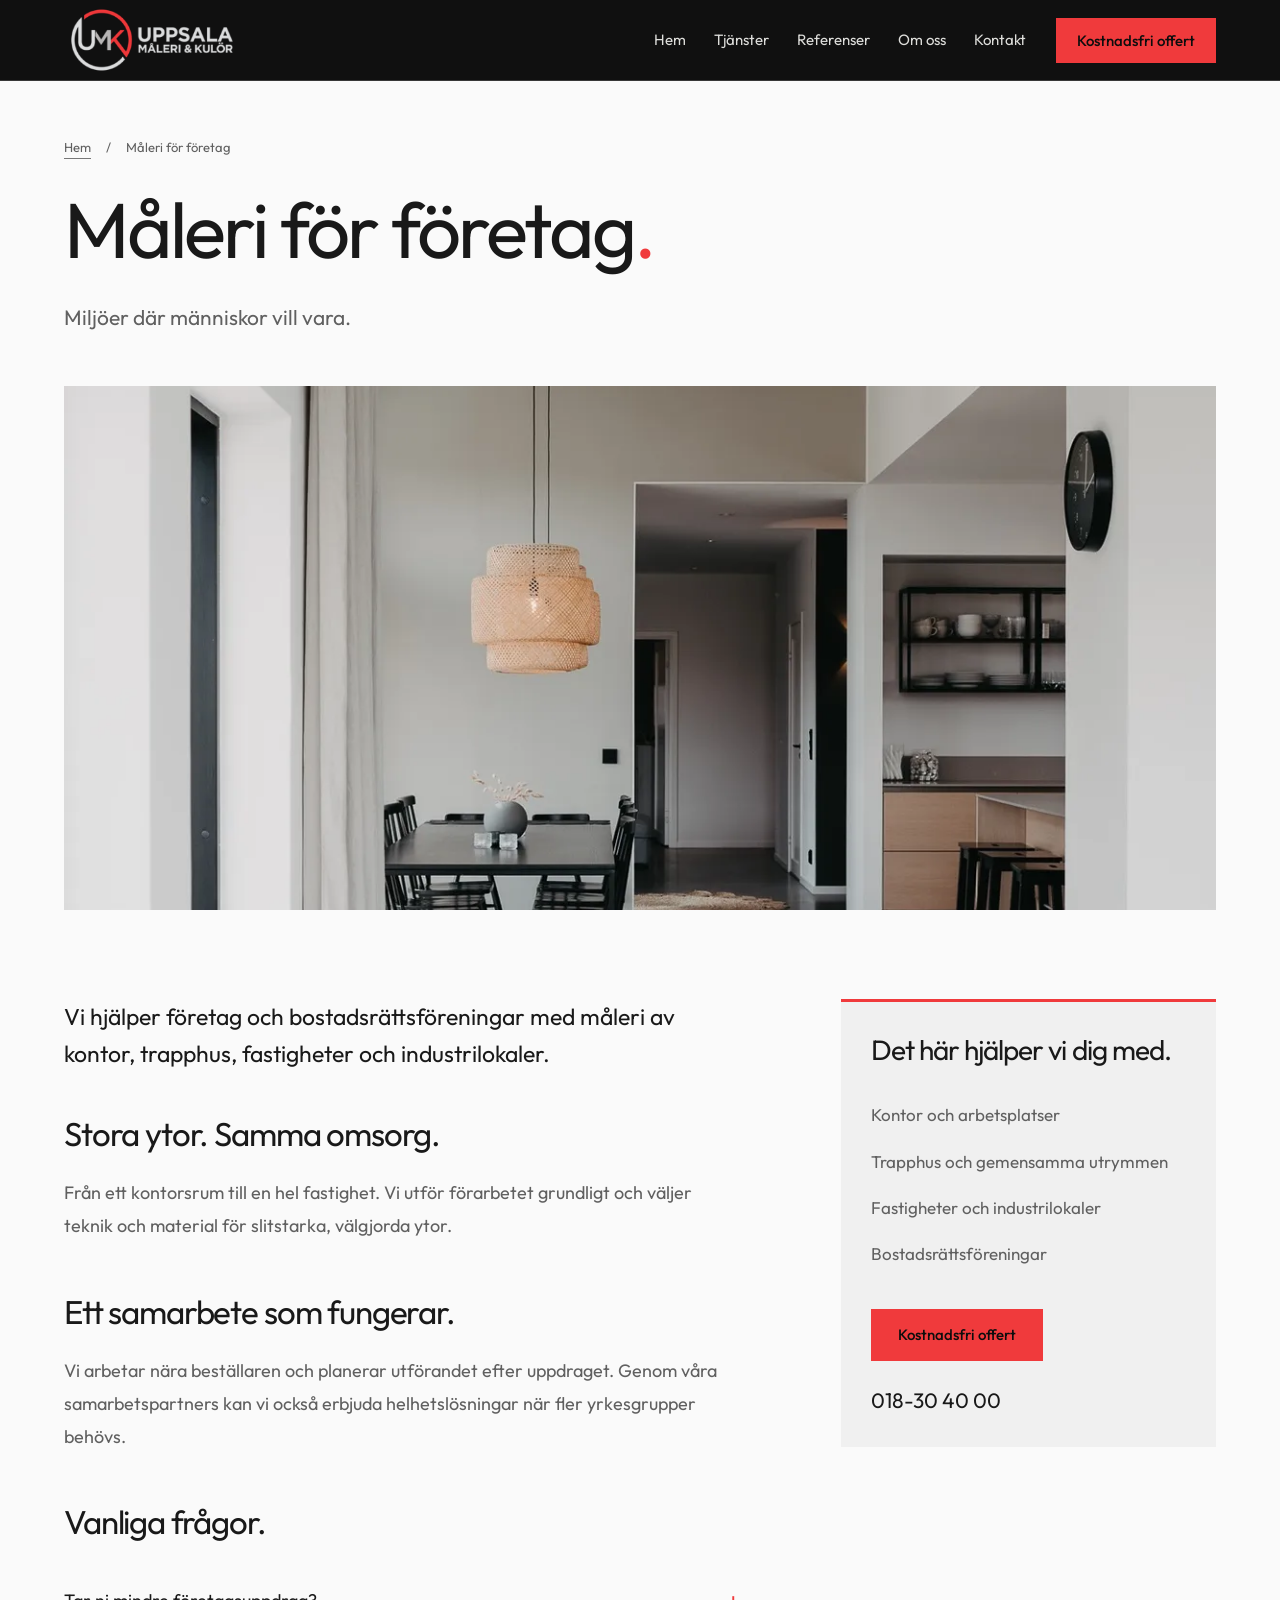
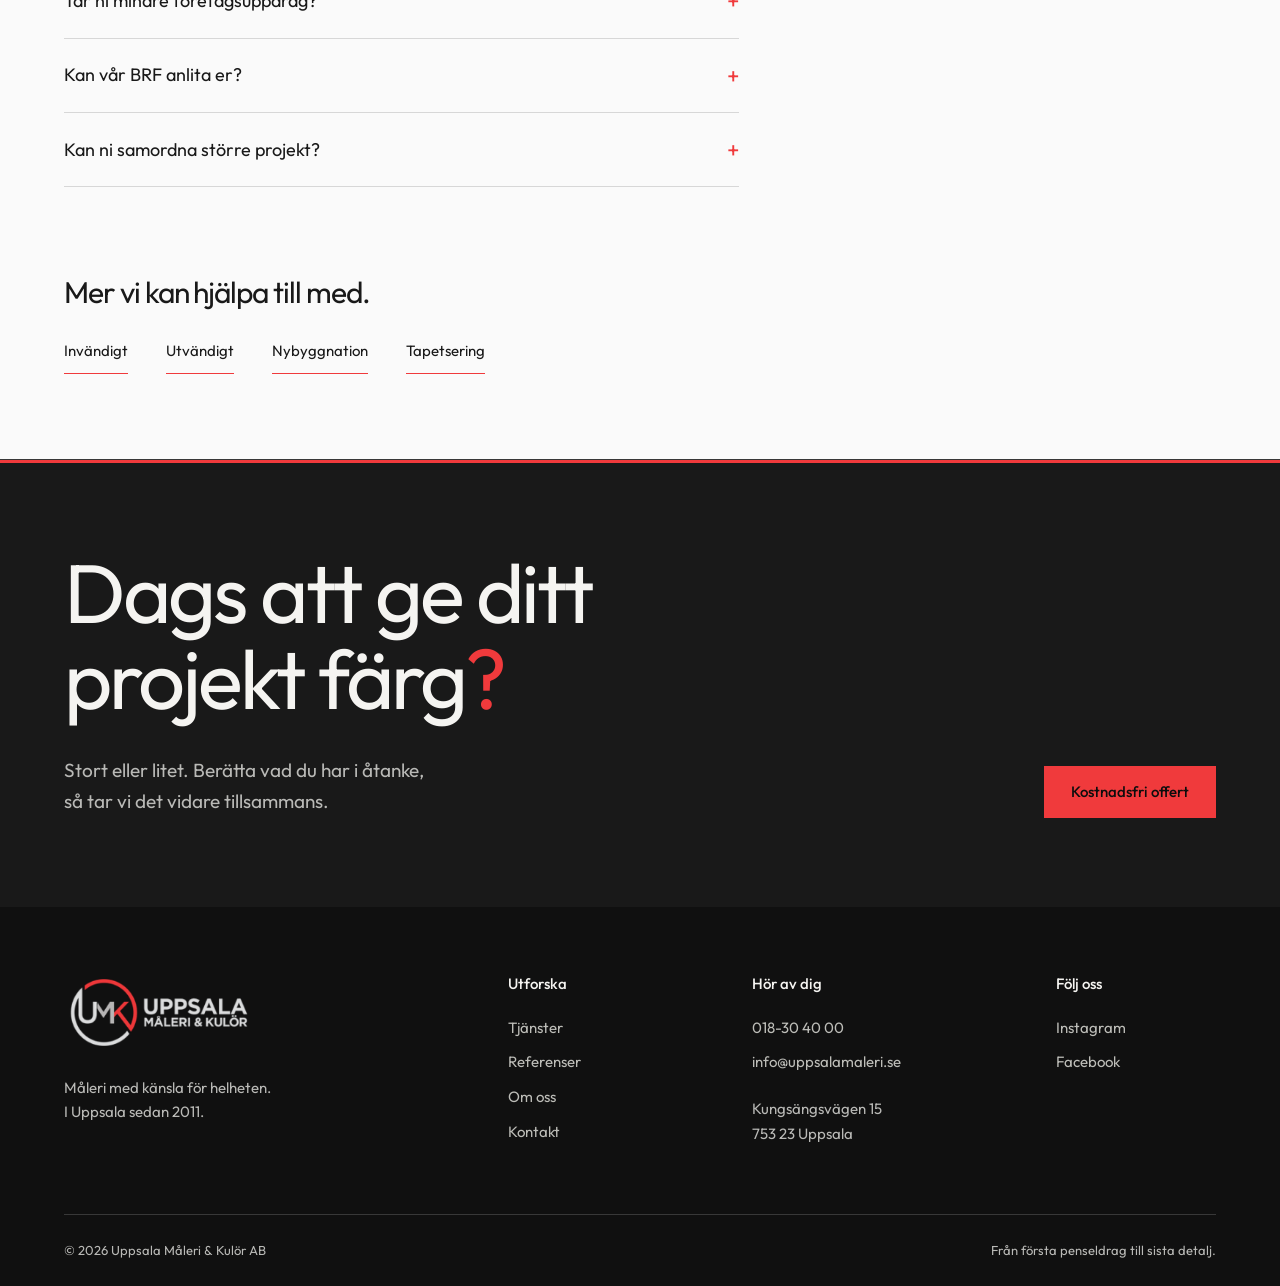
<file: maleri-for-foretag-uppsala/index.html>
<!doctype html><html lang="sv"><head><meta charset="utf-8"><meta name="viewport" content="width=device-width,initial-scale=1"><title>Måleri för företag | Uppsala Måleri & Kulör</title><meta name="description" content="Måleri i Uppsala med känsla för helheten. Invändigt, utvändigt, tapetsering och nyproduktion. Kontakta Uppsala Måleri & Kulör."><link rel="canonical" href="https://uppsalamaleri.se/maleri-for-foretag-uppsala/"><meta property="og:title" content="Måleri för företag | Uppsala Måleri & Kulör"><meta property="og:description" content="Måleri i Uppsala med känsla för helheten. Invändigt, utvändigt, tapetsering och nyproduktion. Kontakta Uppsala Måleri & Kulör."><meta property="og:type" content="website"><meta property="og:locale" content="sv_SE"><meta property="og:url" content="https://uppsalamaleri.se/maleri-for-foretag-uppsala/"><meta name="theme-color" content="#101010"><link rel="icon" href="../assets/favicon.png"><link rel="preload" as="font" href="../assets/outfit-regular.ttf" type="font/ttf" crossorigin><link rel="stylesheet" href="../site.css"><script type="application/ld+json">{"@context": "https://schema.org", "@type": "HousePainter", "name": "Uppsala Måleri & Kulör AB", "url": "https://uppsalamaleri.se", "telephone": "+4618304000", "email": "info@uppsalamaleri.se", "address": {"@type": "PostalAddress", "streetAddress": "Kungsängsvägen 15", "postalCode": "753 23", "addressLocality": "Uppsala", "addressCountry": "SE"}, "foundingDate": "2011"}</script></head><body class="inner-page"><a class="skip" href="#main">Till innehållet</a><header class="site-header"><div class="wrap nav"><a class="brand" href="../index.html" aria-label="Uppsala Måleri, hem"><img src="../assets/logo.png" width="259" height="107" alt="Uppsala Måleri & Kulör"></a><nav class="desktop-nav" aria-label="Huvudmeny"><a class="" href="../index.html">Hem</a><a class="" href="../vara-tjanster/index.html">Tjänster</a><a class="" href="../referenser/index.html">Referenser</a><a class="" href="../om-oss/index.html">Om oss</a><a class="" href="../kontakt/index.html">Kontakt</a></nav><div class="nav-actions"><a class="button" href="../offertforfragan/index.html">Kostnadsfri offert</a><button class="menu-open" aria-controls="mobile-menu" aria-expanded="false">Meny<span class="hamburger" aria-hidden="true"></span></button></div></div></header><dialog class="mobile-menu" id="mobile-menu" aria-label="Meny"><div class="menu-head"><img src="../assets/logo.png" width="150" height="62" alt="Uppsala Måleri & Kulör"><button data-close-menu>Stäng <span aria-hidden="true">×</span></button></div><nav aria-label="Mobilmeny"><a class="" href="../index.html">Hem</a><a class="" href="../vara-tjanster/index.html">Tjänster</a><a class="" href="../referenser/index.html">Referenser</a><a class="" href="../om-oss/index.html">Om oss</a><a class="" href="../kontakt/index.html">Kontakt</a><details><summary>Alla tjänster</summary><div class="menu-services"><a class="" href="../invandigt-maleri-uppsala/index.html">Invändigt måleri</a><a class="" href="../utvandigt-maleri-uppsala/index.html">Utvändigt måleri</a><a class="" href="../maleri-nybyggnation/index.html">Måleri nybyggnation</a><a class="" href="index.html">Måleri för företag</a><a class="" href="../tapetsering-uppsala/index.html">Tapetsering Uppsala</a></div></details></nav><div class="menu-contact"><a href="tel:+4618304000">018-30 40 00</a><a href="mailto:info@uppsalamaleri.se">info@uppsalamaleri.se</a></div></dialog><main id="main"><div class="wrap page-title"><nav class="crumb" aria-label="Brödsmulor"><a class="" href="../index.html">Hem</a><span aria-hidden="true">/</span><span>Måleri för företag</span></nav><h1>Måleri för företag<span class="accent">.</span></h1><p>Miljöer där människor vill vara.</p></div><div class="wrap service-hero"><img class="service-hero-image" src="../assets/photo-8.webp" width="1200" height="1800" loading="eager" decoding="async" alt="Målade väggar och detaljer i en ljus interiör"></div><section class="wrap section service-article"><article class="prose"><p class="lead">Vi hjälper företag och bostadsrättsföreningar med måleri av kontor, trapphus, fastigheter och industrilokaler.</p><section><h2>Stora ytor. Samma omsorg.</h2><p>Från ett kontorsrum till en hel fastighet. Vi utför förarbetet grundligt och väljer teknik och material för slitstarka, välgjorda ytor.</p></section><section><h2>Ett samarbete som fungerar.</h2><p>Vi arbetar nära beställaren och planerar utförandet efter uppdraget. Genom våra samarbetspartners kan vi också erbjuda helhetslösningar när fler yrkesgrupper behövs.</p></section><h2>Vanliga frågor.</h2><div class="faq"><details><summary>Tar ni mindre företagsuppdrag?<span aria-hidden="true">+</span></summary><p>Ja. Vi hjälper till med både enskilda rum och större fastigheter.</p></details><details><summary>Kan vår BRF anlita er?<span aria-hidden="true">+</span></summary><p>Ja, vi har erfarenhet av arbeten åt bostadsrättsföreningar och tar gärna emot nya förfrågningar.</p></details><details><summary>Kan ni samordna större projekt?<span aria-hidden="true">+</span></summary><p>Ja. Vi har kapacitet för större uppdrag och ett etablerat nätverk av samarbetspartners.</p></details></div></article><aside class="service-aside"><h2>Det här hjälper vi dig med.</h2><ul><li>Kontor och arbetsplatser</li><li>Trapphus och gemensamma utrymmen</li><li>Fastigheter och industrilokaler</li><li>Bostadsrättsföreningar</li></ul><a class="button" href="../offertforfragan/index.html">Kostnadsfri offert</a><a class="phone-link" href="tel:+4618304000">018-30 40 00</a></aside></section><section class="wrap more-services"><h2>Mer vi kan hjälpa till med.</h2><div><a class="text-link" href="../invandigt-maleri-uppsala/index.html">Invändigt</a><a class="text-link" href="../utvandigt-maleri-uppsala/index.html">Utvändigt</a><a class="text-link" href="../maleri-nybyggnation/index.html">Nybyggnation</a><a class="text-link" href="../tapetsering-uppsala/index.html">Tapetsering</a></div></section><section class="contact-cta"><div class="wrap section reveal"><h2>Dags att ge ditt<br>projekt färg<span class="accent">?</span></h2><div class="cta-bottom"><p>Stort eller litet. Berätta vad du har i åtanke,<br>så tar vi det vidare tillsammans.</p><a class="button" href="../offertforfragan/index.html">Kostnadsfri offert</a></div></div></section></main><footer class="footer"><div class="wrap"><div class="footer-grid"><div><a class="brand" href="../index.html" aria-label="Uppsala Måleri, hem"><img src="../assets/logo.png" width="259" height="107" alt="Uppsala Måleri & Kulör" loading="lazy"></a><p>Måleri med känsla för helheten.<br>I Uppsala sedan 2011.</p></div><div><h2>Utforska</h2><a class="" href="../vara-tjanster/index.html">Tjänster</a><a class="" href="../referenser/index.html">Referenser</a><a class="" href="../om-oss/index.html">Om oss</a><a class="" href="../kontakt/index.html">Kontakt</a></div><div><h2>Hör av dig</h2><a href="tel:+4618304000">018-30 40 00</a><a href="mailto:info@uppsalamaleri.se">info@uppsalamaleri.se</a><address>Kungsängsvägen 15<br>753 23 Uppsala</address></div><div><h2>Följ oss</h2><a href="https://www.instagram.com/uppsalamaleri/" target="_blank" rel="noopener noreferrer">Instagram</a><a href="https://www.facebook.com/Uppsalamaleriochkakel/" target="_blank" rel="noopener noreferrer">Facebook</a></div></div><div class="footer-bottom"><span>© 2026 Uppsala Måleri & Kulör AB</span><span>Från första penseldrag till sista detalj.</span></div></div></footer><dialog class="lightbox" id="image-dialog" aria-label="Bild i större format"><button data-close-image>Stäng <span aria-hidden="true">×</span></button><img alt=""></dialog><dialog class="film-dialog" id="film-dialog" aria-label="Uppsala Måleris projektfilm"><button data-close-film>Stäng <span aria-hidden="true">×</span></button><video controls playsinline preload="none" poster="../assets/hero-poster.webp" data-film-src="../assets/hero-1080.mp4"></video></dialog><script src="../site.js" defer></script></body></html>
</file>
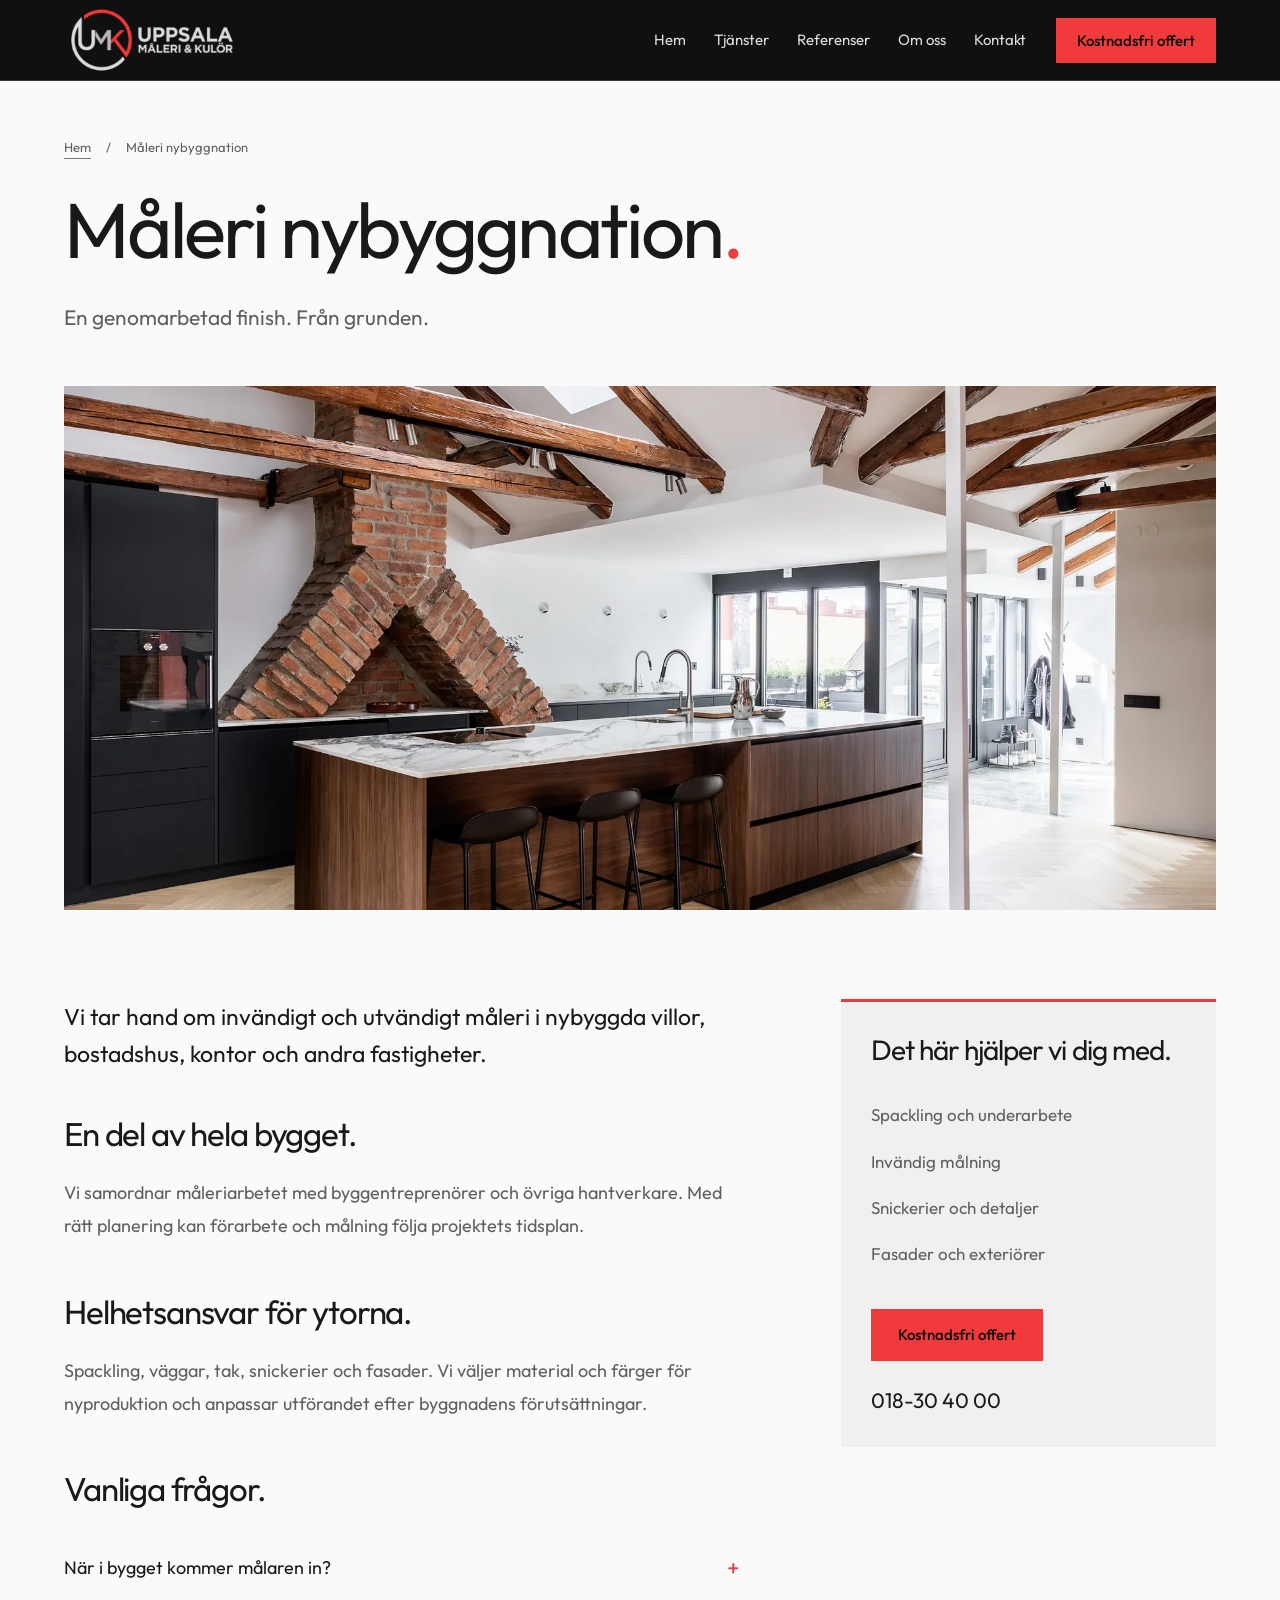
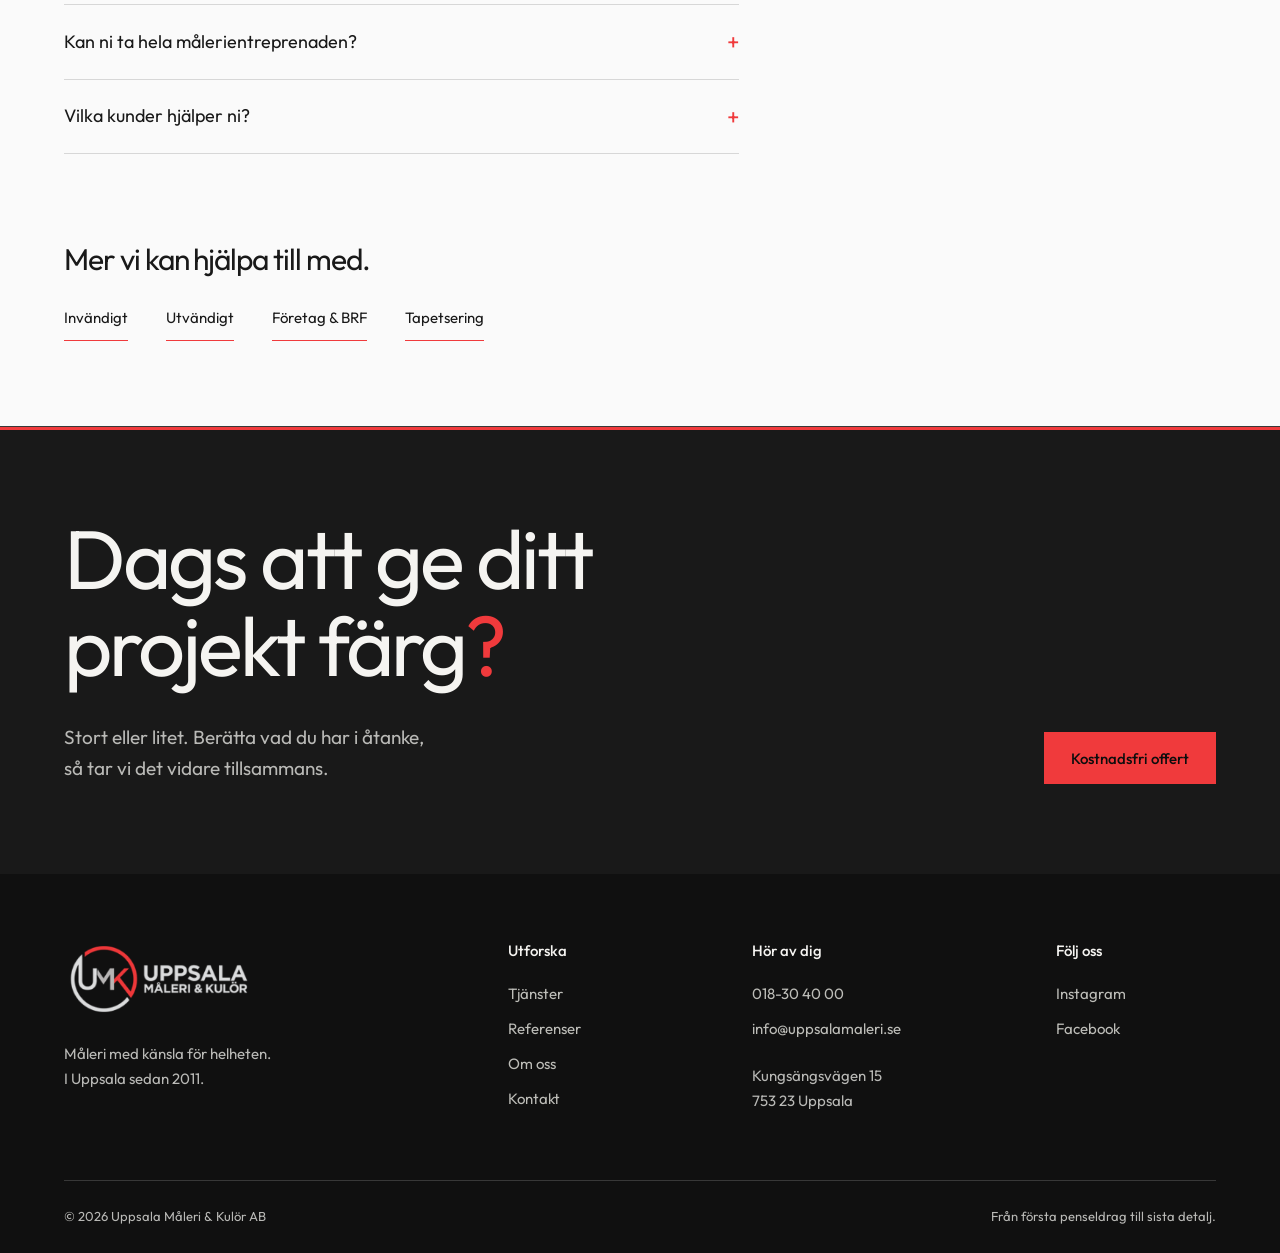
<file: maleri-nybyggnation/index.html>
<!doctype html><html lang="sv"><head><meta charset="utf-8"><meta name="viewport" content="width=device-width,initial-scale=1"><title>Måleri nybyggnation | Uppsala Måleri & Kulör</title><meta name="description" content="Måleri i Uppsala med känsla för helheten. Invändigt, utvändigt, tapetsering och nyproduktion. Kontakta Uppsala Måleri & Kulör."><link rel="canonical" href="https://uppsalamaleri.se/maleri-nybyggnation/"><meta property="og:title" content="Måleri nybyggnation | Uppsala Måleri & Kulör"><meta property="og:description" content="Måleri i Uppsala med känsla för helheten. Invändigt, utvändigt, tapetsering och nyproduktion. Kontakta Uppsala Måleri & Kulör."><meta property="og:type" content="website"><meta property="og:locale" content="sv_SE"><meta property="og:url" content="https://uppsalamaleri.se/maleri-nybyggnation/"><meta name="theme-color" content="#101010"><link rel="icon" href="../assets/favicon.png"><link rel="preload" as="font" href="../assets/outfit-regular.ttf" type="font/ttf" crossorigin><link rel="stylesheet" href="../site.css"><script type="application/ld+json">{"@context": "https://schema.org", "@type": "HousePainter", "name": "Uppsala Måleri & Kulör AB", "url": "https://uppsalamaleri.se", "telephone": "+4618304000", "email": "info@uppsalamaleri.se", "address": {"@type": "PostalAddress", "streetAddress": "Kungsängsvägen 15", "postalCode": "753 23", "addressLocality": "Uppsala", "addressCountry": "SE"}, "foundingDate": "2011"}</script></head><body class="inner-page"><a class="skip" href="#main">Till innehållet</a><header class="site-header"><div class="wrap nav"><a class="brand" href="../index.html" aria-label="Uppsala Måleri, hem"><img src="../assets/logo.png" width="259" height="107" alt="Uppsala Måleri & Kulör"></a><nav class="desktop-nav" aria-label="Huvudmeny"><a class="" href="../index.html">Hem</a><a class="" href="../vara-tjanster/index.html">Tjänster</a><a class="" href="../referenser/index.html">Referenser</a><a class="" href="../om-oss/index.html">Om oss</a><a class="" href="../kontakt/index.html">Kontakt</a></nav><div class="nav-actions"><a class="button" href="../offertforfragan/index.html">Kostnadsfri offert</a><button class="menu-open" aria-controls="mobile-menu" aria-expanded="false">Meny<span class="hamburger" aria-hidden="true"></span></button></div></div></header><dialog class="mobile-menu" id="mobile-menu" aria-label="Meny"><div class="menu-head"><img src="../assets/logo.png" width="150" height="62" alt="Uppsala Måleri & Kulör"><button data-close-menu>Stäng <span aria-hidden="true">×</span></button></div><nav aria-label="Mobilmeny"><a class="" href="../index.html">Hem</a><a class="" href="../vara-tjanster/index.html">Tjänster</a><a class="" href="../referenser/index.html">Referenser</a><a class="" href="../om-oss/index.html">Om oss</a><a class="" href="../kontakt/index.html">Kontakt</a><details><summary>Alla tjänster</summary><div class="menu-services"><a class="" href="../invandigt-maleri-uppsala/index.html">Invändigt måleri</a><a class="" href="../utvandigt-maleri-uppsala/index.html">Utvändigt måleri</a><a class="" href="index.html">Måleri nybyggnation</a><a class="" href="../maleri-for-foretag-uppsala/index.html">Måleri för företag</a><a class="" href="../tapetsering-uppsala/index.html">Tapetsering Uppsala</a></div></details></nav><div class="menu-contact"><a href="tel:+4618304000">018-30 40 00</a><a href="mailto:info@uppsalamaleri.se">info@uppsalamaleri.se</a></div></dialog><main id="main"><div class="wrap page-title"><nav class="crumb" aria-label="Brödsmulor"><a class="" href="../index.html">Hem</a><span aria-hidden="true">/</span><span>Måleri nybyggnation</span></nav><h1>Måleri nybyggnation<span class="accent">.</span></h1><p>En genomarbetad finish. Från grunden.</p></div><div class="wrap service-hero"><img class="service-hero-image" src="../assets/photo-41.webp" width="1800" height="1200" loading="eager" decoding="async" alt="Kök med synliga träbjälkar och målade väggar"></div><section class="wrap section service-article"><article class="prose"><p class="lead">Vi tar hand om invändigt och utvändigt måleri i nybyggda villor, bostadshus, kontor och andra fastigheter.</p><section><h2>En del av hela bygget.</h2><p>Vi samordnar måleriarbetet med byggentreprenörer och övriga hantverkare. Med rätt planering kan förarbete och målning följa projektets tidsplan.</p></section><section><h2>Helhetsansvar för ytorna.</h2><p>Spackling, väggar, tak, snickerier och fasader. Vi väljer material och färger för nyproduktion och anpassar utförandet efter byggnadens förutsättningar.</p></section><h2>Vanliga frågor.</h2><div class="faq"><details><summary>När i bygget kommer målaren in?<span aria-hidden="true">+</span></summary><p>Målningen planeras tillsammans med entreprenören och utförs när underlagen är redo för spackling, slipning och färg.</p></details><details><summary>Kan ni ta hela målerientreprenaden?<span aria-hidden="true">+</span></summary><p>Ja, vi erbjuder en helhetslösning för både invändigt och utvändigt måleri.</p></details><details><summary>Vilka kunder hjälper ni?<span aria-hidden="true">+</span></summary><p>Privatpersoner, byggföretag och fastighetsägare med nybyggnation i Uppsala.</p></details></div></article><aside class="service-aside"><h2>Det här hjälper vi dig med.</h2><ul><li>Spackling och underarbete</li><li>Invändig målning</li><li>Snickerier och detaljer</li><li>Fasader och exteriörer</li></ul><a class="button" href="../offertforfragan/index.html">Kostnadsfri offert</a><a class="phone-link" href="tel:+4618304000">018-30 40 00</a></aside></section><section class="wrap more-services"><h2>Mer vi kan hjälpa till med.</h2><div><a class="text-link" href="../invandigt-maleri-uppsala/index.html">Invändigt</a><a class="text-link" href="../utvandigt-maleri-uppsala/index.html">Utvändigt</a><a class="text-link" href="../maleri-for-foretag-uppsala/index.html">Företag & BRF</a><a class="text-link" href="../tapetsering-uppsala/index.html">Tapetsering</a></div></section><section class="contact-cta"><div class="wrap section reveal"><h2>Dags att ge ditt<br>projekt färg<span class="accent">?</span></h2><div class="cta-bottom"><p>Stort eller litet. Berätta vad du har i åtanke,<br>så tar vi det vidare tillsammans.</p><a class="button" href="../offertforfragan/index.html">Kostnadsfri offert</a></div></div></section></main><footer class="footer"><div class="wrap"><div class="footer-grid"><div><a class="brand" href="../index.html" aria-label="Uppsala Måleri, hem"><img src="../assets/logo.png" width="259" height="107" alt="Uppsala Måleri & Kulör" loading="lazy"></a><p>Måleri med känsla för helheten.<br>I Uppsala sedan 2011.</p></div><div><h2>Utforska</h2><a class="" href="../vara-tjanster/index.html">Tjänster</a><a class="" href="../referenser/index.html">Referenser</a><a class="" href="../om-oss/index.html">Om oss</a><a class="" href="../kontakt/index.html">Kontakt</a></div><div><h2>Hör av dig</h2><a href="tel:+4618304000">018-30 40 00</a><a href="mailto:info@uppsalamaleri.se">info@uppsalamaleri.se</a><address>Kungsängsvägen 15<br>753 23 Uppsala</address></div><div><h2>Följ oss</h2><a href="https://www.instagram.com/uppsalamaleri/" target="_blank" rel="noopener noreferrer">Instagram</a><a href="https://www.facebook.com/Uppsalamaleriochkakel/" target="_blank" rel="noopener noreferrer">Facebook</a></div></div><div class="footer-bottom"><span>© 2026 Uppsala Måleri & Kulör AB</span><span>Från första penseldrag till sista detalj.</span></div></div></footer><dialog class="lightbox" id="image-dialog" aria-label="Bild i större format"><button data-close-image>Stäng <span aria-hidden="true">×</span></button><img alt=""></dialog><dialog class="film-dialog" id="film-dialog" aria-label="Uppsala Måleris projektfilm"><button data-close-film>Stäng <span aria-hidden="true">×</span></button><video controls playsinline preload="none" poster="../assets/hero-poster.webp" data-film-src="../assets/hero-1080.mp4"></video></dialog><script src="../site.js" defer></script></body></html>
</file>
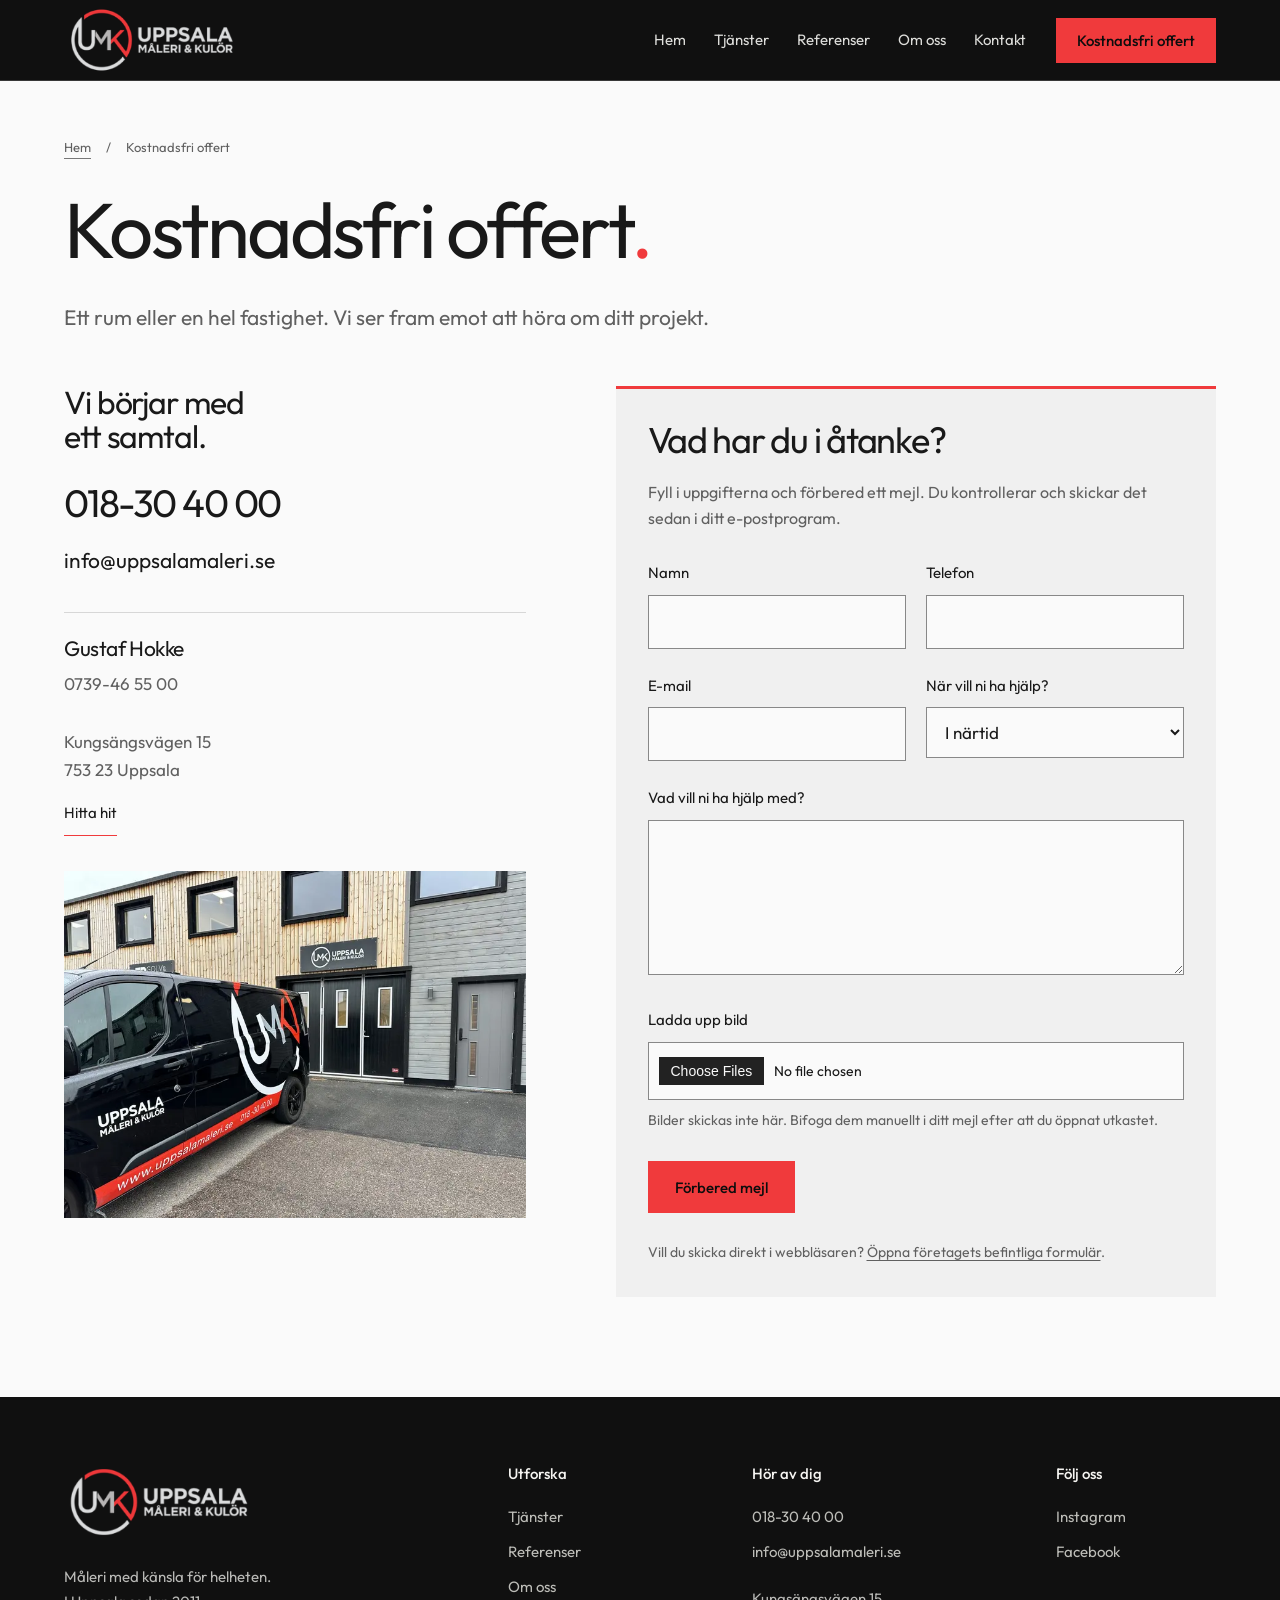
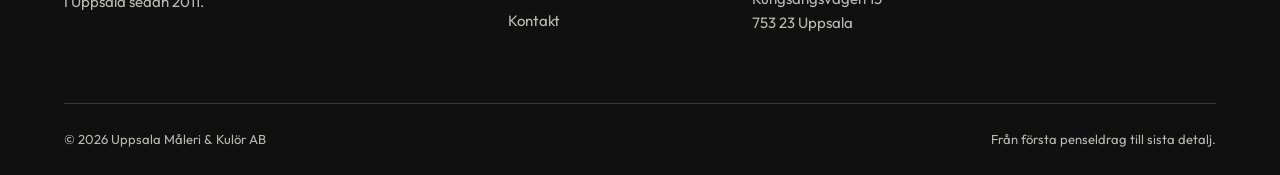
<file: offertforfragan/index.html>
<!doctype html><html lang="sv"><head><meta charset="utf-8"><meta name="viewport" content="width=device-width,initial-scale=1"><title>Kostnadsfri offert | Uppsala Måleri & Kulör</title><meta name="description" content="Måleri i Uppsala med känsla för helheten. Invändigt, utvändigt, tapetsering och nyproduktion. Kontakta Uppsala Måleri & Kulör."><link rel="canonical" href="https://uppsalamaleri.se/offertforfragan/"><meta property="og:title" content="Kostnadsfri offert | Uppsala Måleri & Kulör"><meta property="og:description" content="Måleri i Uppsala med känsla för helheten. Invändigt, utvändigt, tapetsering och nyproduktion. Kontakta Uppsala Måleri & Kulör."><meta property="og:type" content="website"><meta property="og:locale" content="sv_SE"><meta property="og:url" content="https://uppsalamaleri.se/offertforfragan/"><meta name="theme-color" content="#101010"><link rel="icon" href="../assets/favicon.png"><link rel="preload" as="font" href="../assets/outfit-regular.ttf" type="font/ttf" crossorigin><link rel="stylesheet" href="../site.css"><script type="application/ld+json">{"@context": "https://schema.org", "@type": "HousePainter", "name": "Uppsala Måleri & Kulör AB", "url": "https://uppsalamaleri.se", "telephone": "+4618304000", "email": "info@uppsalamaleri.se", "address": {"@type": "PostalAddress", "streetAddress": "Kungsängsvägen 15", "postalCode": "753 23", "addressLocality": "Uppsala", "addressCountry": "SE"}, "foundingDate": "2011"}</script></head><body class="inner-page"><a class="skip" href="#main">Till innehållet</a><header class="site-header"><div class="wrap nav"><a class="brand" href="../index.html" aria-label="Uppsala Måleri, hem"><img src="../assets/logo.png" width="259" height="107" alt="Uppsala Måleri & Kulör"></a><nav class="desktop-nav" aria-label="Huvudmeny"><a class="" href="../index.html">Hem</a><a class="" href="../vara-tjanster/index.html">Tjänster</a><a class="" href="../referenser/index.html">Referenser</a><a class="" href="../om-oss/index.html">Om oss</a><a class="" href="../kontakt/index.html">Kontakt</a></nav><div class="nav-actions"><a class="button" href="index.html">Kostnadsfri offert</a><button class="menu-open" aria-controls="mobile-menu" aria-expanded="false">Meny<span class="hamburger" aria-hidden="true"></span></button></div></div></header><dialog class="mobile-menu" id="mobile-menu" aria-label="Meny"><div class="menu-head"><img src="../assets/logo.png" width="150" height="62" alt="Uppsala Måleri & Kulör"><button data-close-menu>Stäng <span aria-hidden="true">×</span></button></div><nav aria-label="Mobilmeny"><a class="" href="../index.html">Hem</a><a class="" href="../vara-tjanster/index.html">Tjänster</a><a class="" href="../referenser/index.html">Referenser</a><a class="" href="../om-oss/index.html">Om oss</a><a class="" href="../kontakt/index.html">Kontakt</a><details><summary>Alla tjänster</summary><div class="menu-services"><a class="" href="../invandigt-maleri-uppsala/index.html">Invändigt måleri</a><a class="" href="../utvandigt-maleri-uppsala/index.html">Utvändigt måleri</a><a class="" href="../maleri-nybyggnation/index.html">Måleri nybyggnation</a><a class="" href="../maleri-for-foretag-uppsala/index.html">Måleri för företag</a><a class="" href="../tapetsering-uppsala/index.html">Tapetsering Uppsala</a></div></details></nav><div class="menu-contact"><a href="tel:+4618304000">018-30 40 00</a><a href="mailto:info@uppsalamaleri.se">info@uppsalamaleri.se</a></div></dialog><main id="main"><div class="wrap page-title"><nav class="crumb" aria-label="Brödsmulor"><a class="" href="../index.html">Hem</a><span aria-hidden="true">/</span><span>Kostnadsfri offert</span></nav><h1>Kostnadsfri offert<span class="accent">.</span></h1><p>Ett rum eller en hel fastighet. Vi ser fram emot att höra om ditt projekt.</p></div><section class="wrap contact-layout"><div class="contact-details"><h2>Vi börjar med ett samtal.</h2><a class="big-contact" href="tel:+4618304000">018-30 40 00</a><a class="email-contact" href="mailto:info@uppsalamaleri.se">info@uppsalamaleri.se</a><div class="contact-person"><h3>Gustaf Hokke</h3><a href="tel:+46739465500">0739-46 55 00</a></div><address>Kungsängsvägen 15<br>753 23 Uppsala</address><a class="text-link" target="_blank" rel="noopener noreferrer" href="https://www.google.com/maps/search/?api=1&query=Kungs%C3%A4ngsv%C3%A4gen+15+753+23+Uppsala">Hitta hit</a><img class="" src="../assets/photo-46.webp" srcset="../assets/photo-46-small.webp 750w, ../assets/photo-46.webp 1800w" sizes="(max-width:767px) calc(100vw - 48px), 50vw" width="1800" height="1350" loading="lazy" decoding="async" alt="Uppsala Måleris svarta och röda bil vid kontoret"></div><form class="quote-form" data-email-form><h2>Vad har du i åtanke?</h2><p class="form-help">Fyll i uppgifterna och förbered ett mejl. Du kontrollerar och skickar det sedan i ditt e-postprogram.</p><div class="form-grid"><div class="field"><label for="name">Namn</label><input id="name" name="name-1" autocomplete="name" required maxlength="120"></div><div class="field"><label for="phone">Telefon</label><input id="phone" name="phone-1" type="tel" autocomplete="tel" maxlength="40"></div><div class="field"><label for="email">E-mail</label><input id="email" name="email-1" type="email" autocomplete="email" required maxlength="254"></div><div class="field"><label for="when">När vill ni ha hjälp?</label><select id="when" name="select-1"><option>I närtid</option><option>Inom en månad</option><option>Inom ett kvartal</option><option>Längre fram i tiden</option></select></div><div class="field full"><label for="message">Vad vill ni ha hjälp med?</label><textarea id="message" name="textarea-1" required maxlength="4000" rows="5"></textarea></div><div class="field full"><label for="photos">Ladda upp bild</label><input id="photos" name="upload-1[]" type="file" accept="image/*" multiple aria-describedby="file-help"><p class="file-help" id="file-help">Bilder skickas inte här. Bifoga dem manuellt i ditt mejl efter att du öppnat utkastet.</p></div></div><button class="button" type="submit">Förbered mejl</button><div class="form-result" role="status" hidden><h3>Ditt mejlutkast är klart.</h3><p>Öppna mejlet, bifoga eventuella bilder och skicka det i ditt e-postprogram.</p><a class="text-link" href="mailto:info@uppsalamaleri.se">Öppna mejlet</a></div><p class="original-form-link">Vill du skicka direkt i webbläsaren? <a href="https://uppsalamaleri.se/offertforfragan/" target="_blank" rel="noopener noreferrer">Öppna företagets befintliga formulär</a>.</p></form></section></main><footer class="footer"><div class="wrap"><div class="footer-grid"><div><a class="brand" href="../index.html" aria-label="Uppsala Måleri, hem"><img src="../assets/logo.png" width="259" height="107" alt="Uppsala Måleri & Kulör" loading="lazy"></a><p>Måleri med känsla för helheten.<br>I Uppsala sedan 2011.</p></div><div><h2>Utforska</h2><a class="" href="../vara-tjanster/index.html">Tjänster</a><a class="" href="../referenser/index.html">Referenser</a><a class="" href="../om-oss/index.html">Om oss</a><a class="" href="../kontakt/index.html">Kontakt</a></div><div><h2>Hör av dig</h2><a href="tel:+4618304000">018-30 40 00</a><a href="mailto:info@uppsalamaleri.se">info@uppsalamaleri.se</a><address>Kungsängsvägen 15<br>753 23 Uppsala</address></div><div><h2>Följ oss</h2><a href="https://www.instagram.com/uppsalamaleri/" target="_blank" rel="noopener noreferrer">Instagram</a><a href="https://www.facebook.com/Uppsalamaleriochkakel/" target="_blank" rel="noopener noreferrer">Facebook</a></div></div><div class="footer-bottom"><span>© 2026 Uppsala Måleri & Kulör AB</span><span>Från första penseldrag till sista detalj.</span></div></div></footer><dialog class="lightbox" id="image-dialog" aria-label="Bild i större format"><button data-close-image>Stäng <span aria-hidden="true">×</span></button><img alt=""></dialog><dialog class="film-dialog" id="film-dialog" aria-label="Uppsala Måleris projektfilm"><button data-close-film>Stäng <span aria-hidden="true">×</span></button><video controls playsinline preload="none" poster="../assets/hero-poster.webp" data-film-src="../assets/hero-1080.mp4"></video></dialog><script src="../site.js" defer></script></body></html>
</file>
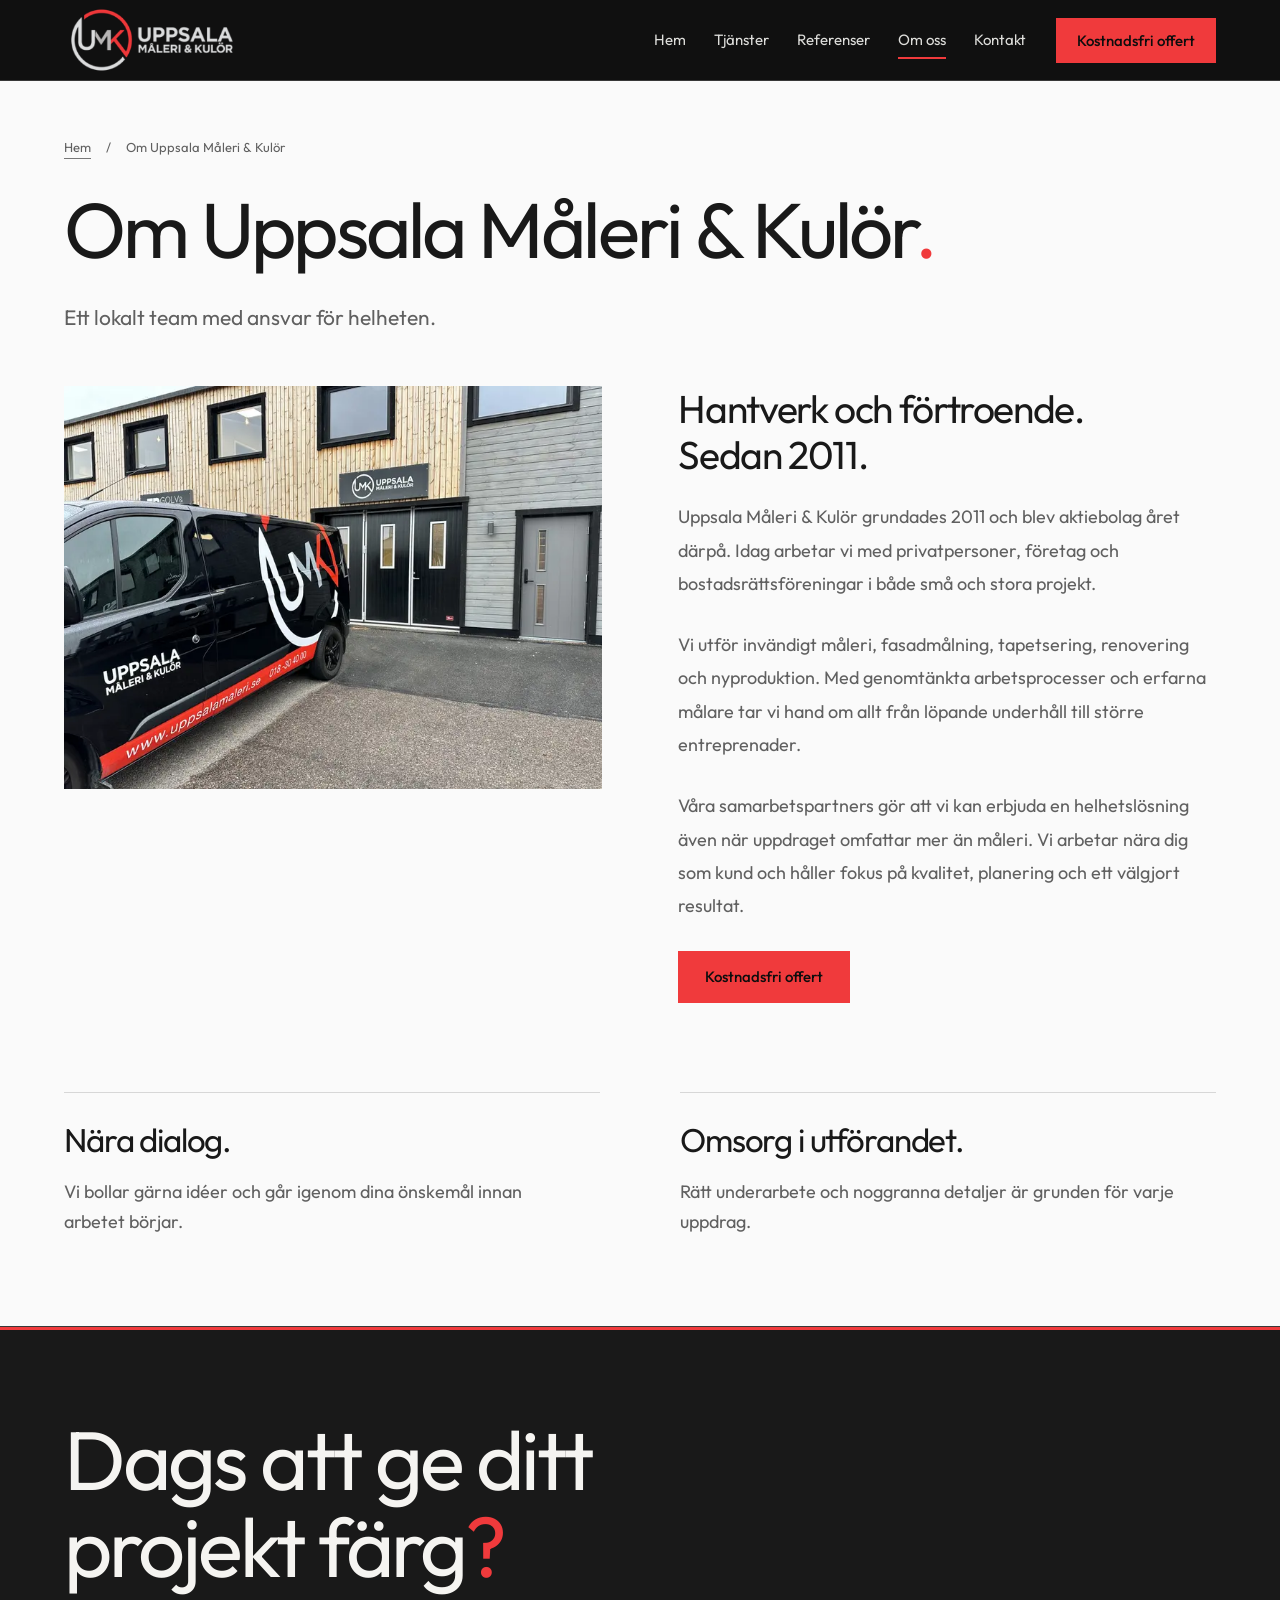
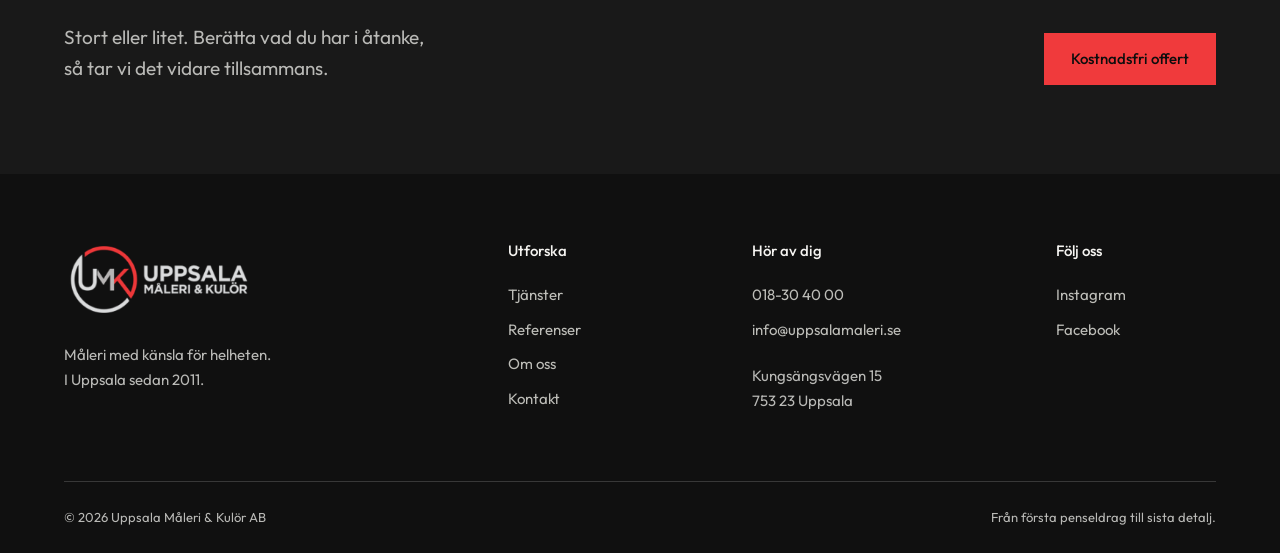
<file: om-oss/index.html>
<!doctype html><html lang="sv"><head><meta charset="utf-8"><meta name="viewport" content="width=device-width,initial-scale=1"><title>Om oss | Uppsala Måleri & Kulör</title><meta name="description" content="Måleri i Uppsala med känsla för helheten. Invändigt, utvändigt, tapetsering och nyproduktion. Kontakta Uppsala Måleri & Kulör."><link rel="canonical" href="https://uppsalamaleri.se/om-oss/"><meta property="og:title" content="Om oss | Uppsala Måleri & Kulör"><meta property="og:description" content="Måleri i Uppsala med känsla för helheten. Invändigt, utvändigt, tapetsering och nyproduktion. Kontakta Uppsala Måleri & Kulör."><meta property="og:type" content="website"><meta property="og:locale" content="sv_SE"><meta property="og:url" content="https://uppsalamaleri.se/om-oss/"><meta name="theme-color" content="#101010"><link rel="icon" href="../assets/favicon.png"><link rel="preload" as="font" href="../assets/outfit-regular.ttf" type="font/ttf" crossorigin><link rel="stylesheet" href="../site.css"><script type="application/ld+json">{"@context": "https://schema.org", "@type": "HousePainter", "name": "Uppsala Måleri & Kulör AB", "url": "https://uppsalamaleri.se", "telephone": "+4618304000", "email": "info@uppsalamaleri.se", "address": {"@type": "PostalAddress", "streetAddress": "Kungsängsvägen 15", "postalCode": "753 23", "addressLocality": "Uppsala", "addressCountry": "SE"}, "foundingDate": "2011"}</script></head><body class="inner-page"><a class="skip" href="#main">Till innehållet</a><header class="site-header"><div class="wrap nav"><a class="brand" href="../index.html" aria-label="Uppsala Måleri, hem"><img src="../assets/logo.png" width="259" height="107" alt="Uppsala Måleri & Kulör"></a><nav class="desktop-nav" aria-label="Huvudmeny"><a class="" href="../index.html">Hem</a><a class="" href="../vara-tjanster/index.html">Tjänster</a><a class="" href="../referenser/index.html">Referenser</a><a class="current" href="index.html">Om oss</a><a class="" href="../kontakt/index.html">Kontakt</a></nav><div class="nav-actions"><a class="button" href="../offertforfragan/index.html">Kostnadsfri offert</a><button class="menu-open" aria-controls="mobile-menu" aria-expanded="false">Meny<span class="hamburger" aria-hidden="true"></span></button></div></div></header><dialog class="mobile-menu" id="mobile-menu" aria-label="Meny"><div class="menu-head"><img src="../assets/logo.png" width="150" height="62" alt="Uppsala Måleri & Kulör"><button data-close-menu>Stäng <span aria-hidden="true">×</span></button></div><nav aria-label="Mobilmeny"><a class="" href="../index.html">Hem</a><a class="" href="../vara-tjanster/index.html">Tjänster</a><a class="" href="../referenser/index.html">Referenser</a><a class="" href="index.html">Om oss</a><a class="" href="../kontakt/index.html">Kontakt</a><details><summary>Alla tjänster</summary><div class="menu-services"><a class="" href="../invandigt-maleri-uppsala/index.html">Invändigt måleri</a><a class="" href="../utvandigt-maleri-uppsala/index.html">Utvändigt måleri</a><a class="" href="../maleri-nybyggnation/index.html">Måleri nybyggnation</a><a class="" href="../maleri-for-foretag-uppsala/index.html">Måleri för företag</a><a class="" href="../tapetsering-uppsala/index.html">Tapetsering Uppsala</a></div></details></nav><div class="menu-contact"><a href="tel:+4618304000">018-30 40 00</a><a href="mailto:info@uppsalamaleri.se">info@uppsalamaleri.se</a></div></dialog><main id="main"><div class="wrap page-title"><nav class="crumb" aria-label="Brödsmulor"><a class="" href="../index.html">Hem</a><span aria-hidden="true">/</span><span>Om Uppsala Måleri &amp; Kulör</span></nav><h1>Om Uppsala Måleri &amp; Kulör<span class="accent">.</span></h1><p>Ett lokalt team med ansvar för helheten.</p></div><section class="wrap about-intro"><div class="about-portrait"><img class="" src="../assets/photo-46.webp" srcset="../assets/photo-46-small.webp 750w, ../assets/photo-46.webp 1800w" sizes="(max-width:767px) calc(100vw - 48px), 50vw" width="1800" height="1350" loading="eager" decoding="async" alt="Uppsala Måleris svarta och röda bil vid kontoret"></div><div class="prose"><h2>Hantverk och förtroende.<br>Sedan 2011.</h2><p>Uppsala Måleri & Kulör grundades 2011 och blev aktiebolag året därpå. Idag arbetar vi med privatpersoner, företag och bostadsrättsföreningar i både små och stora projekt.</p><p>Vi utför invändigt måleri, fasadmålning, tapetsering, renovering och nyproduktion. Med genomtänkta arbetsprocesser och erfarna målare tar vi hand om allt från löpande underhåll till större entreprenader.</p><p>Våra samarbetspartners gör att vi kan erbjuda en helhetslösning även när uppdraget omfattar mer än måleri. Vi arbetar nära dig som kund och håller fokus på kvalitet, planering och ett välgjort resultat.</p><a class="button" href="../offertforfragan/index.html">Kostnadsfri offert</a></div></section><section class="wrap section"><div class="about-values"><article><h2>Nära dialog.</h2><p>Vi bollar gärna idéer och går igenom dina önskemål innan arbetet börjar.</p></article><article><h2>Omsorg i utförandet.</h2><p>Rätt underarbete och noggranna detaljer är grunden för varje uppdrag.</p></article></div></section><section class="contact-cta"><div class="wrap section reveal"><h2>Dags att ge ditt<br>projekt färg<span class="accent">?</span></h2><div class="cta-bottom"><p>Stort eller litet. Berätta vad du har i åtanke,<br>så tar vi det vidare tillsammans.</p><a class="button" href="../offertforfragan/index.html">Kostnadsfri offert</a></div></div></section></main><footer class="footer"><div class="wrap"><div class="footer-grid"><div><a class="brand" href="../index.html" aria-label="Uppsala Måleri, hem"><img src="../assets/logo.png" width="259" height="107" alt="Uppsala Måleri & Kulör" loading="lazy"></a><p>Måleri med känsla för helheten.<br>I Uppsala sedan 2011.</p></div><div><h2>Utforska</h2><a class="" href="../vara-tjanster/index.html">Tjänster</a><a class="" href="../referenser/index.html">Referenser</a><a class="" href="index.html">Om oss</a><a class="" href="../kontakt/index.html">Kontakt</a></div><div><h2>Hör av dig</h2><a href="tel:+4618304000">018-30 40 00</a><a href="mailto:info@uppsalamaleri.se">info@uppsalamaleri.se</a><address>Kungsängsvägen 15<br>753 23 Uppsala</address></div><div><h2>Följ oss</h2><a href="https://www.instagram.com/uppsalamaleri/" target="_blank" rel="noopener noreferrer">Instagram</a><a href="https://www.facebook.com/Uppsalamaleriochkakel/" target="_blank" rel="noopener noreferrer">Facebook</a></div></div><div class="footer-bottom"><span>© 2026 Uppsala Måleri & Kulör AB</span><span>Från första penseldrag till sista detalj.</span></div></div></footer><dialog class="lightbox" id="image-dialog" aria-label="Bild i större format"><button data-close-image>Stäng <span aria-hidden="true">×</span></button><img alt=""></dialog><dialog class="film-dialog" id="film-dialog" aria-label="Uppsala Måleris projektfilm"><button data-close-film>Stäng <span aria-hidden="true">×</span></button><video controls playsinline preload="none" poster="../assets/hero-poster.webp" data-film-src="../assets/hero-1080.mp4"></video></dialog><script src="../site.js" defer></script></body></html>
</file>
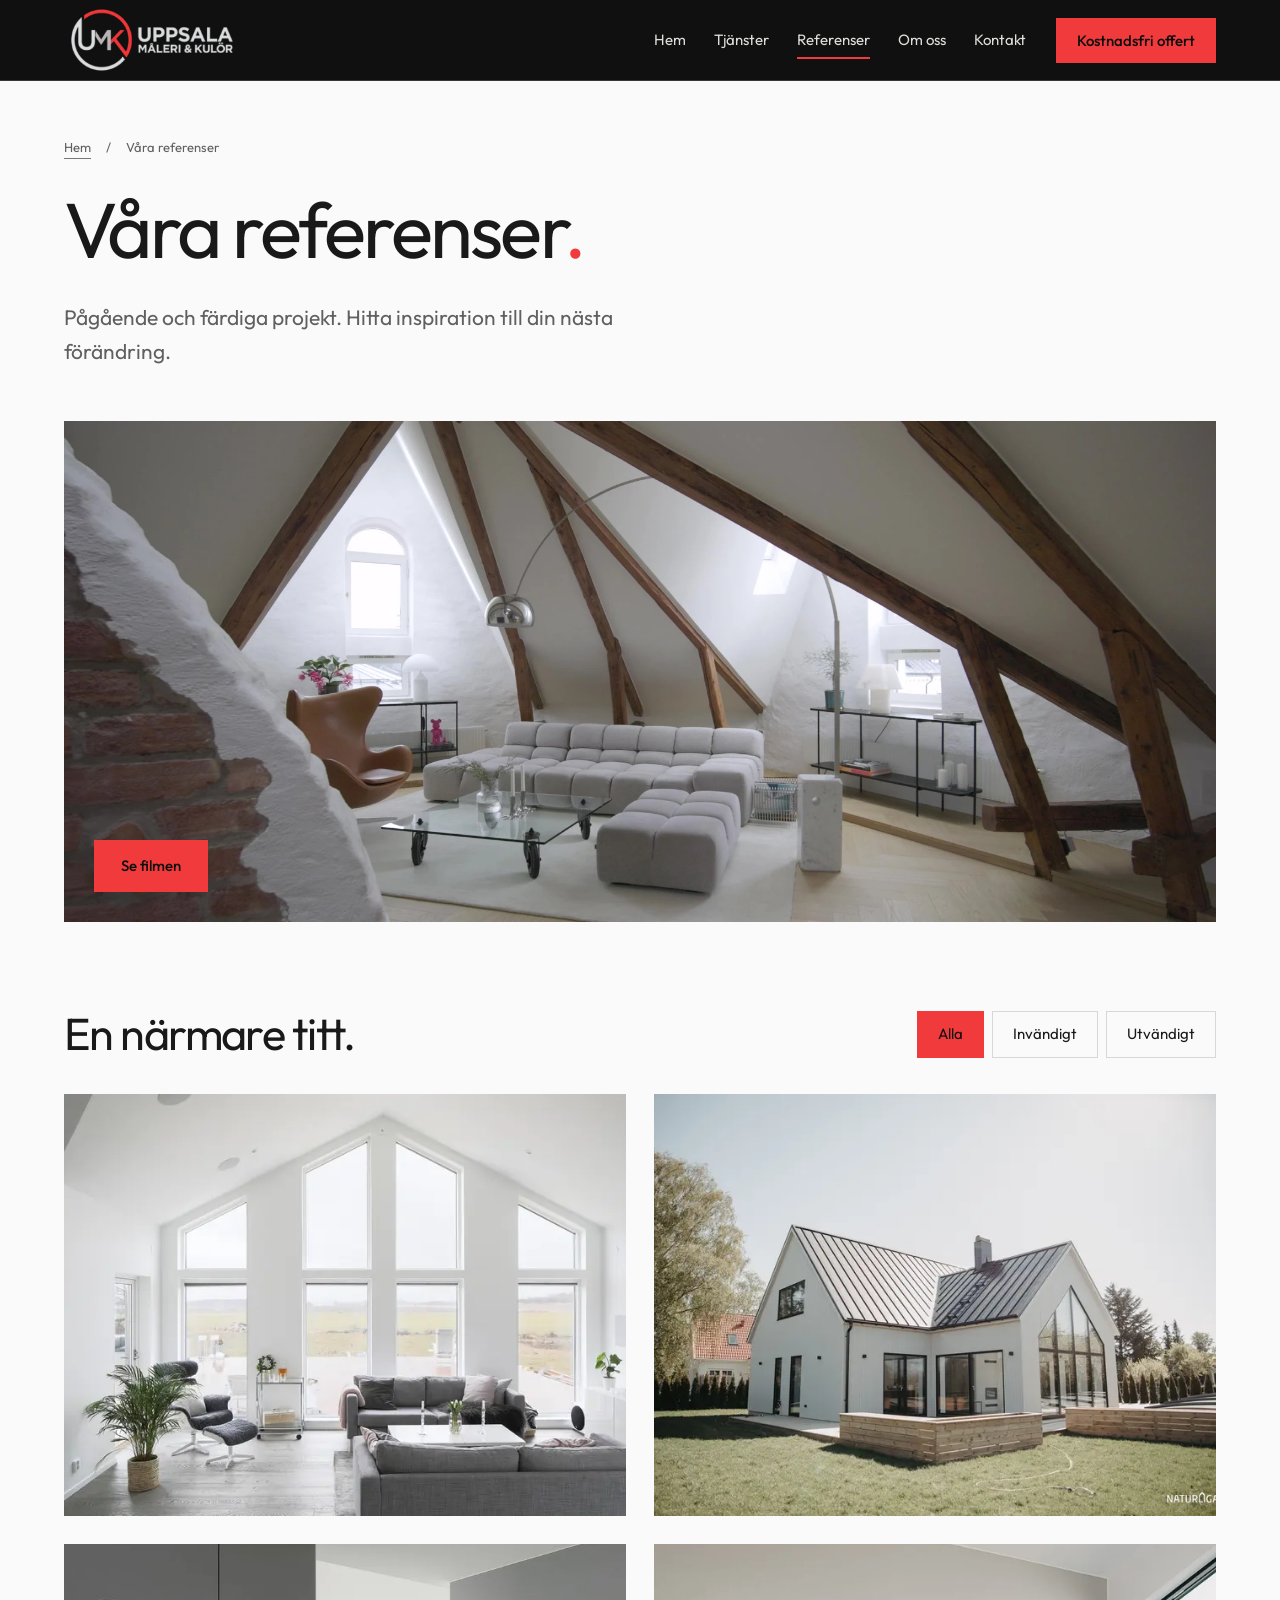
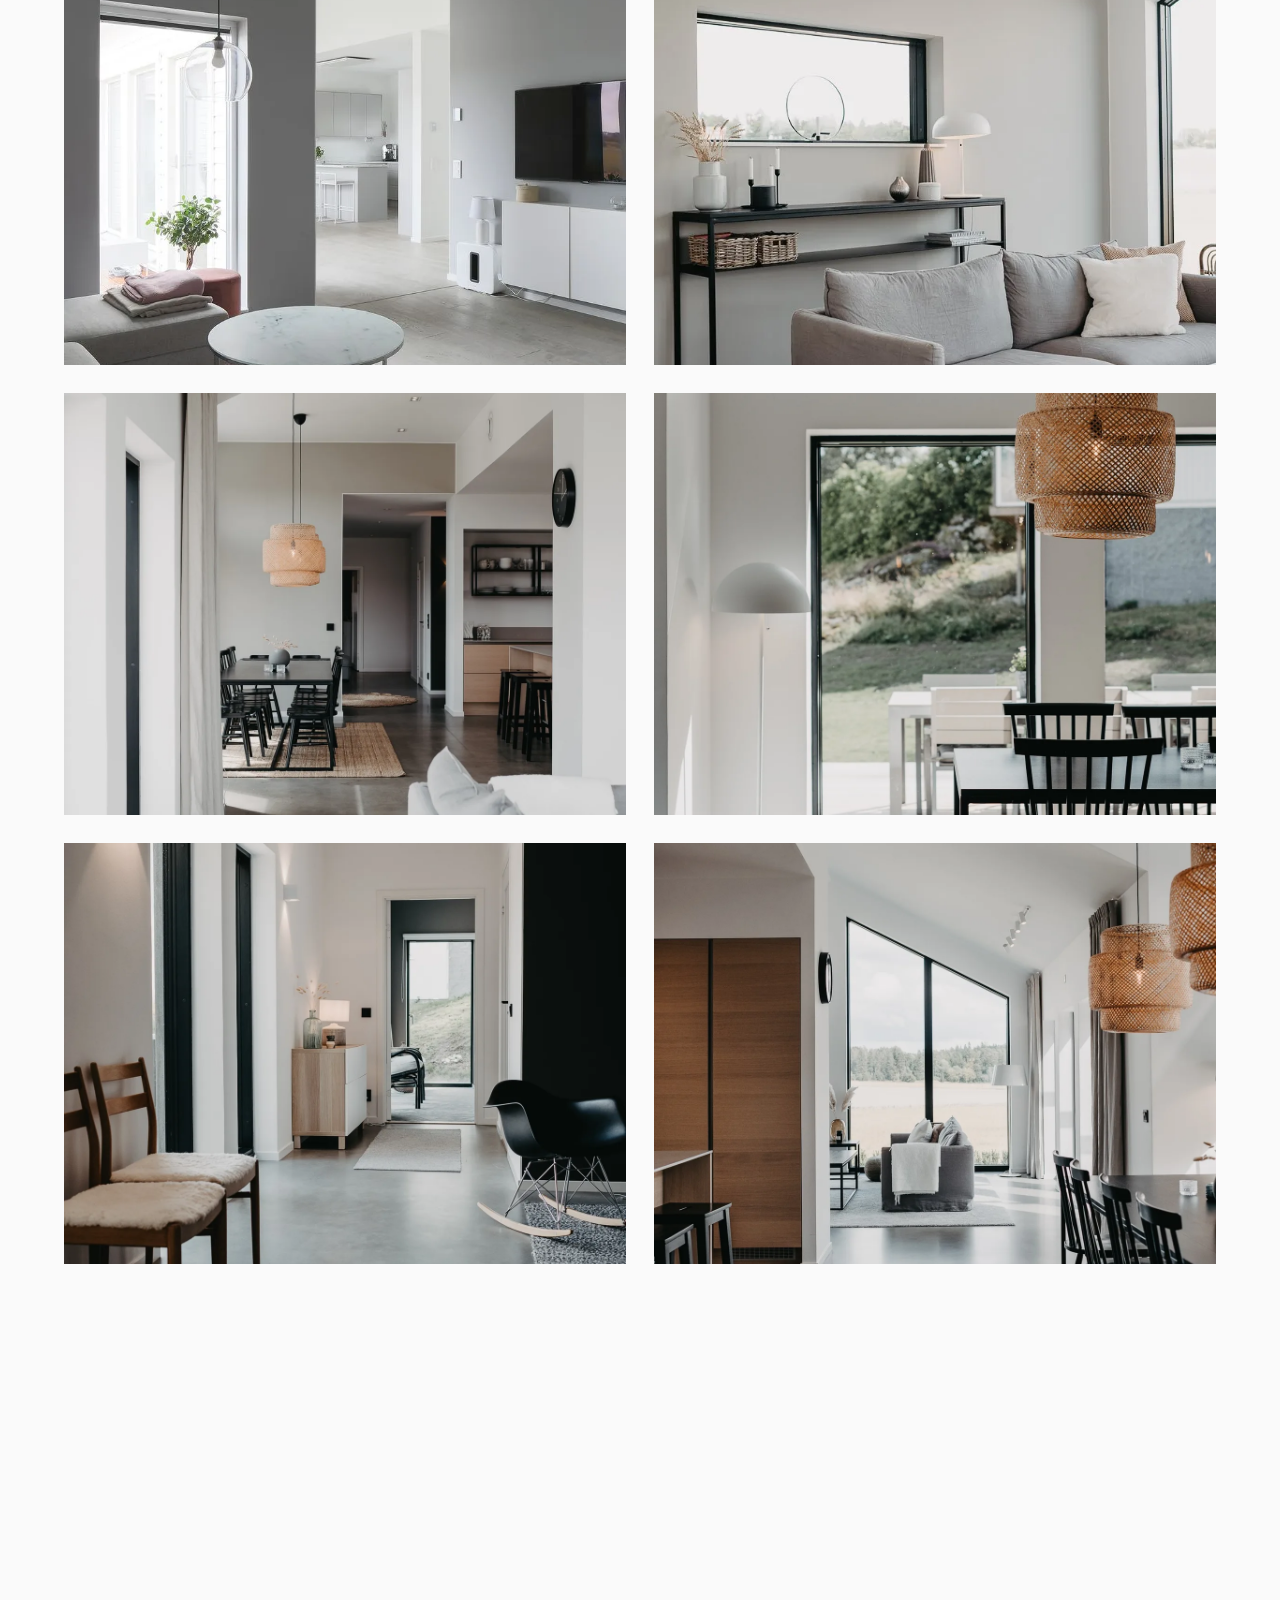
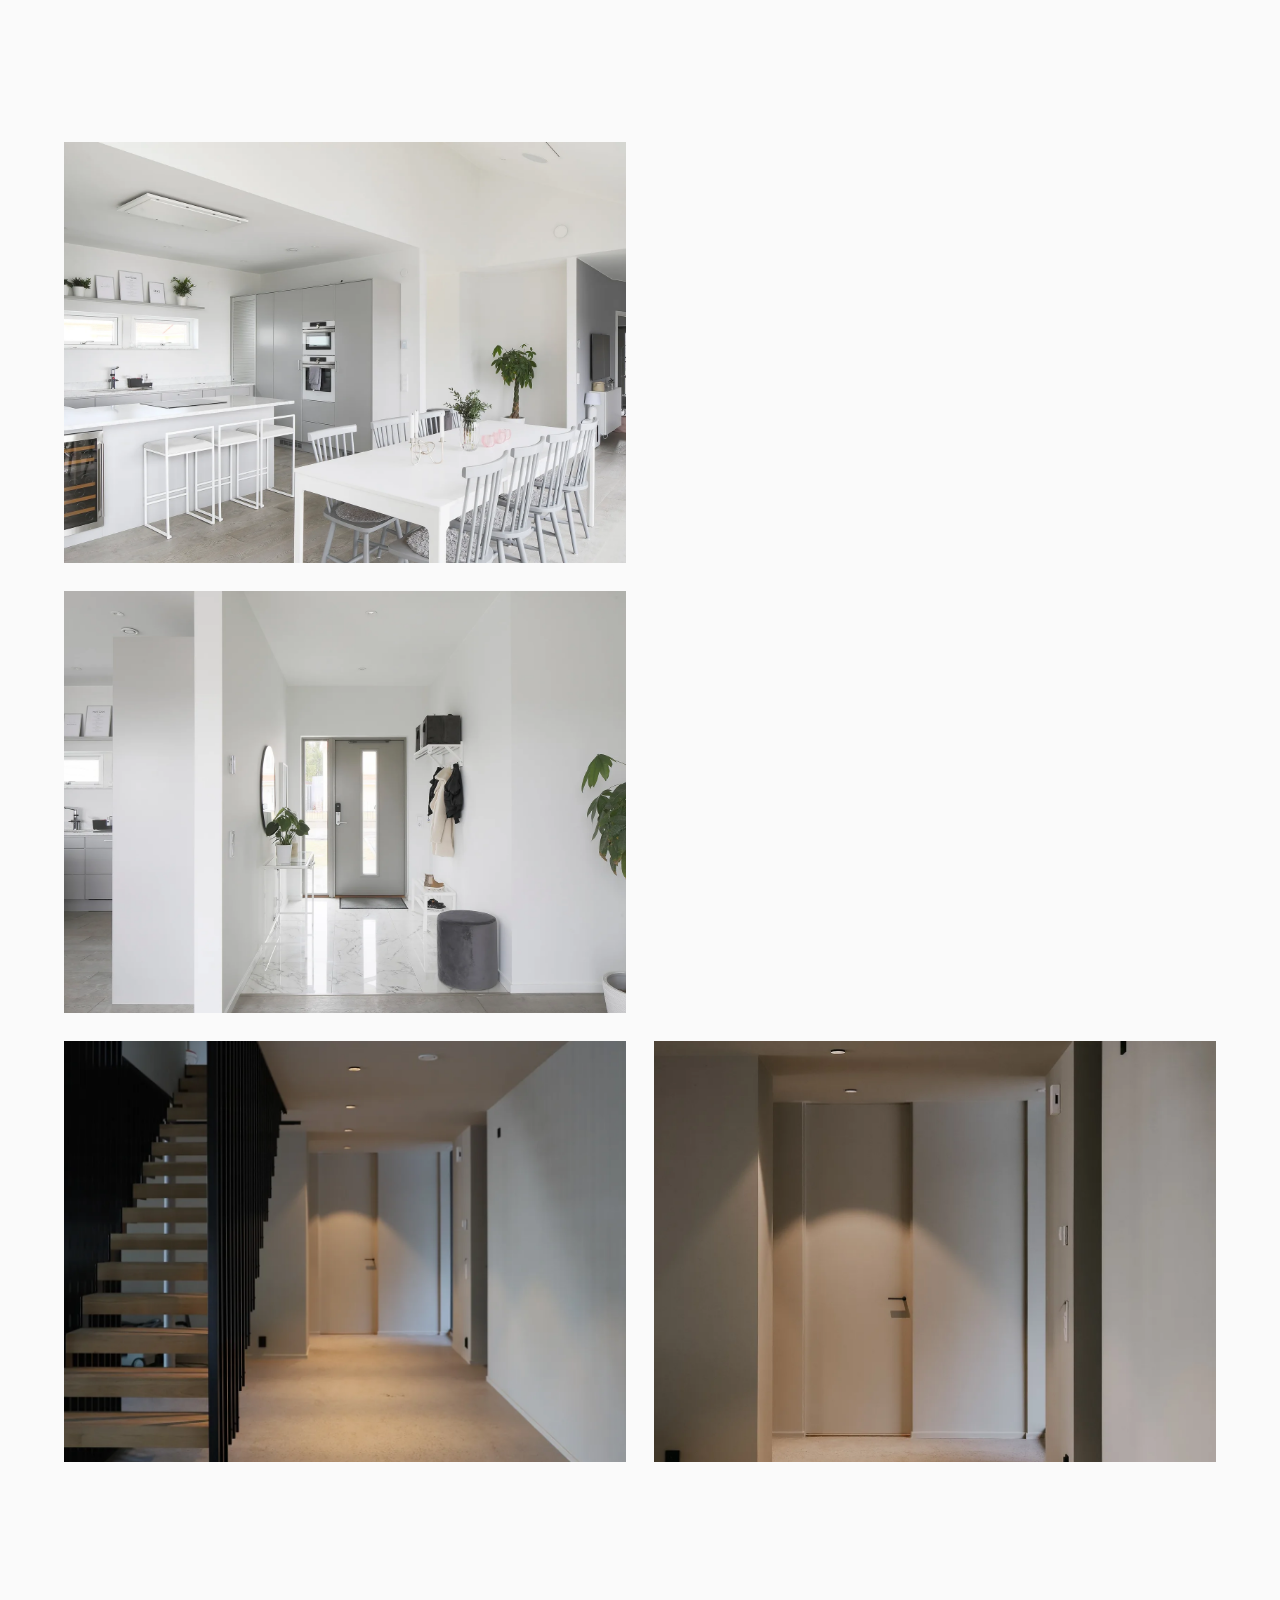
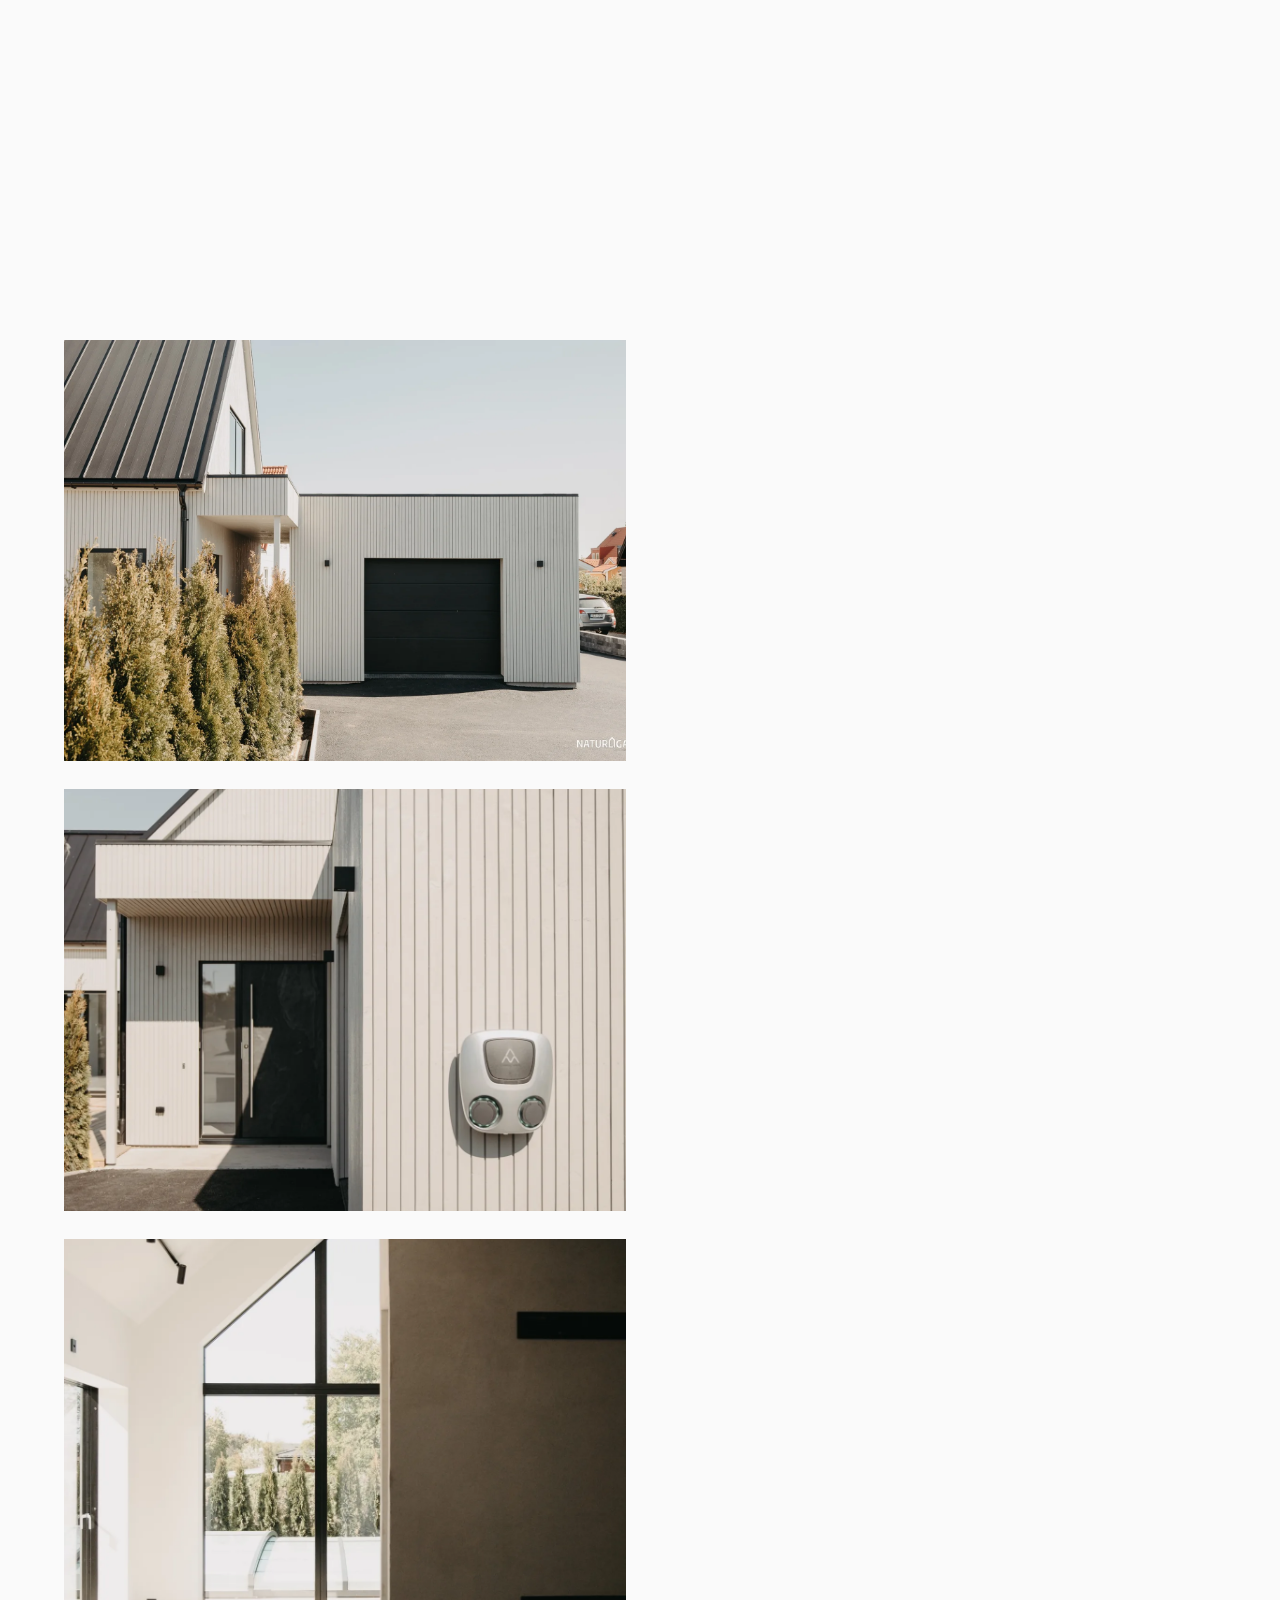
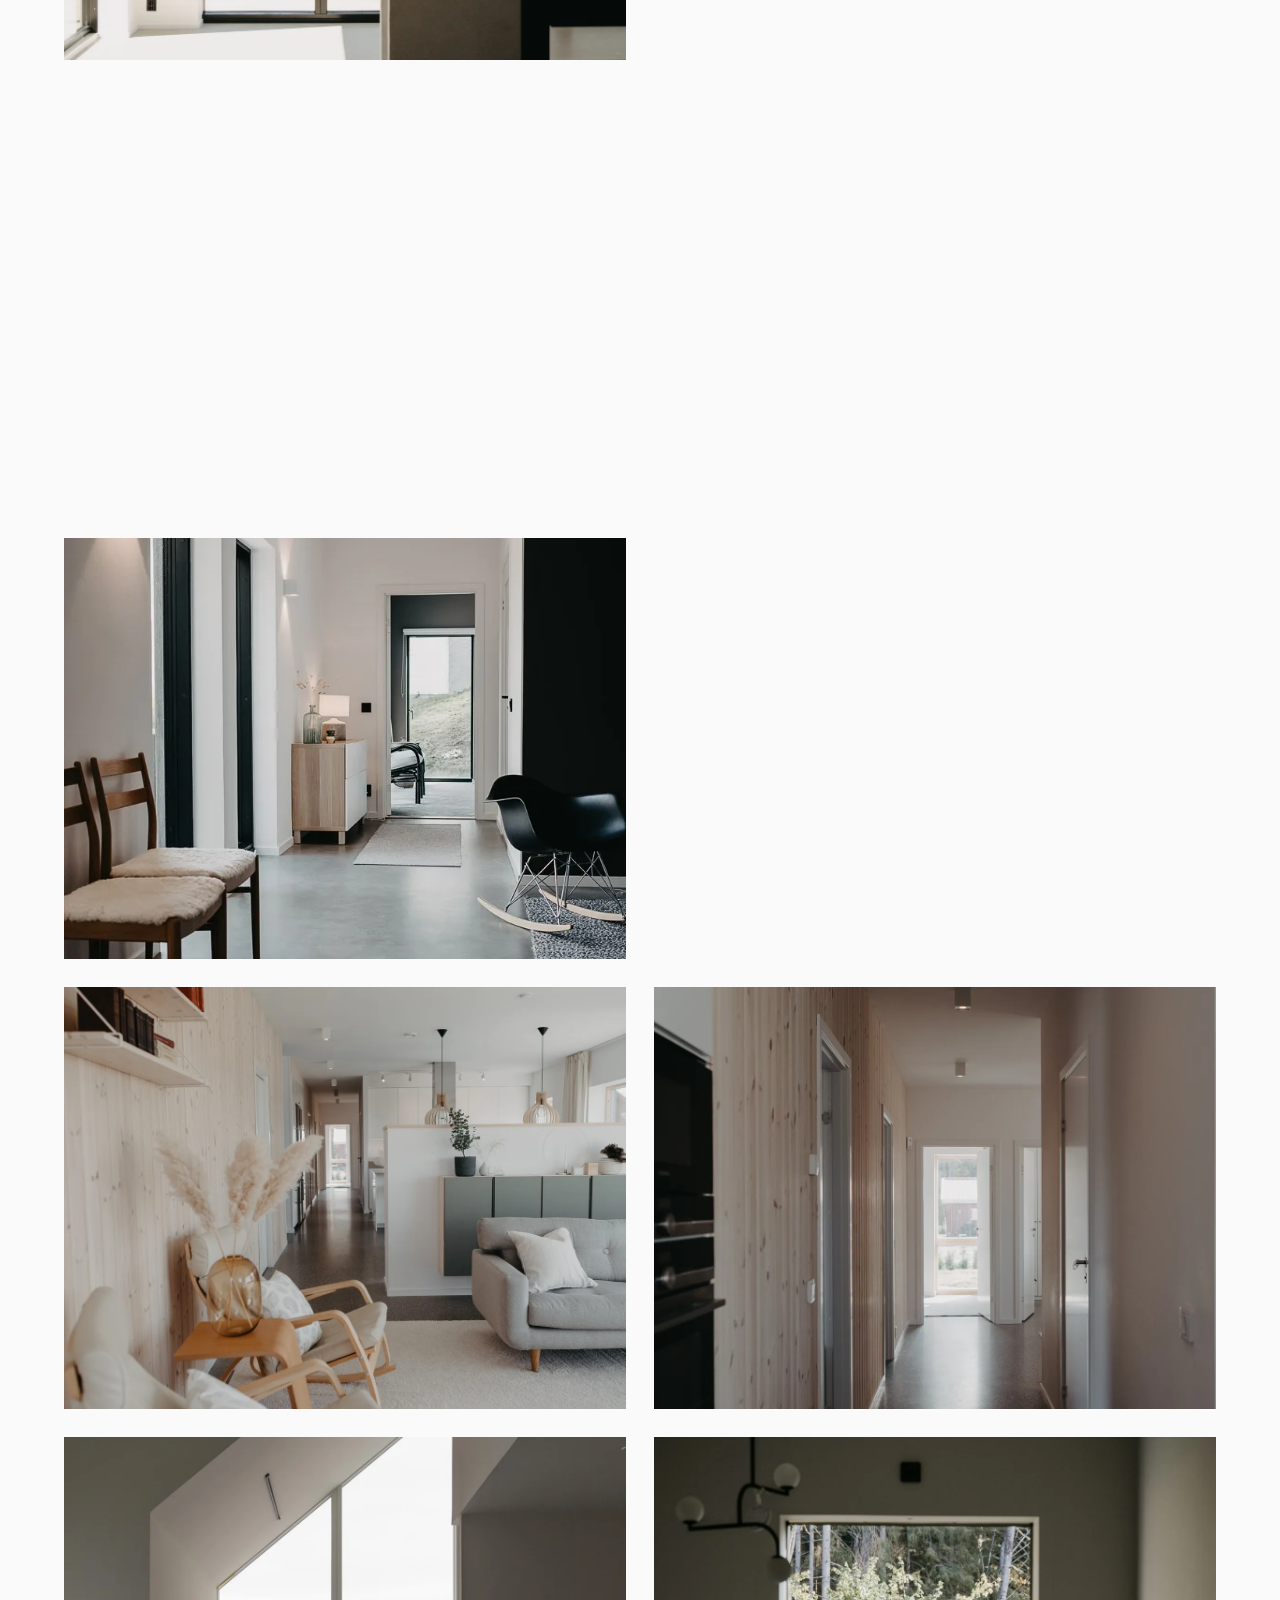
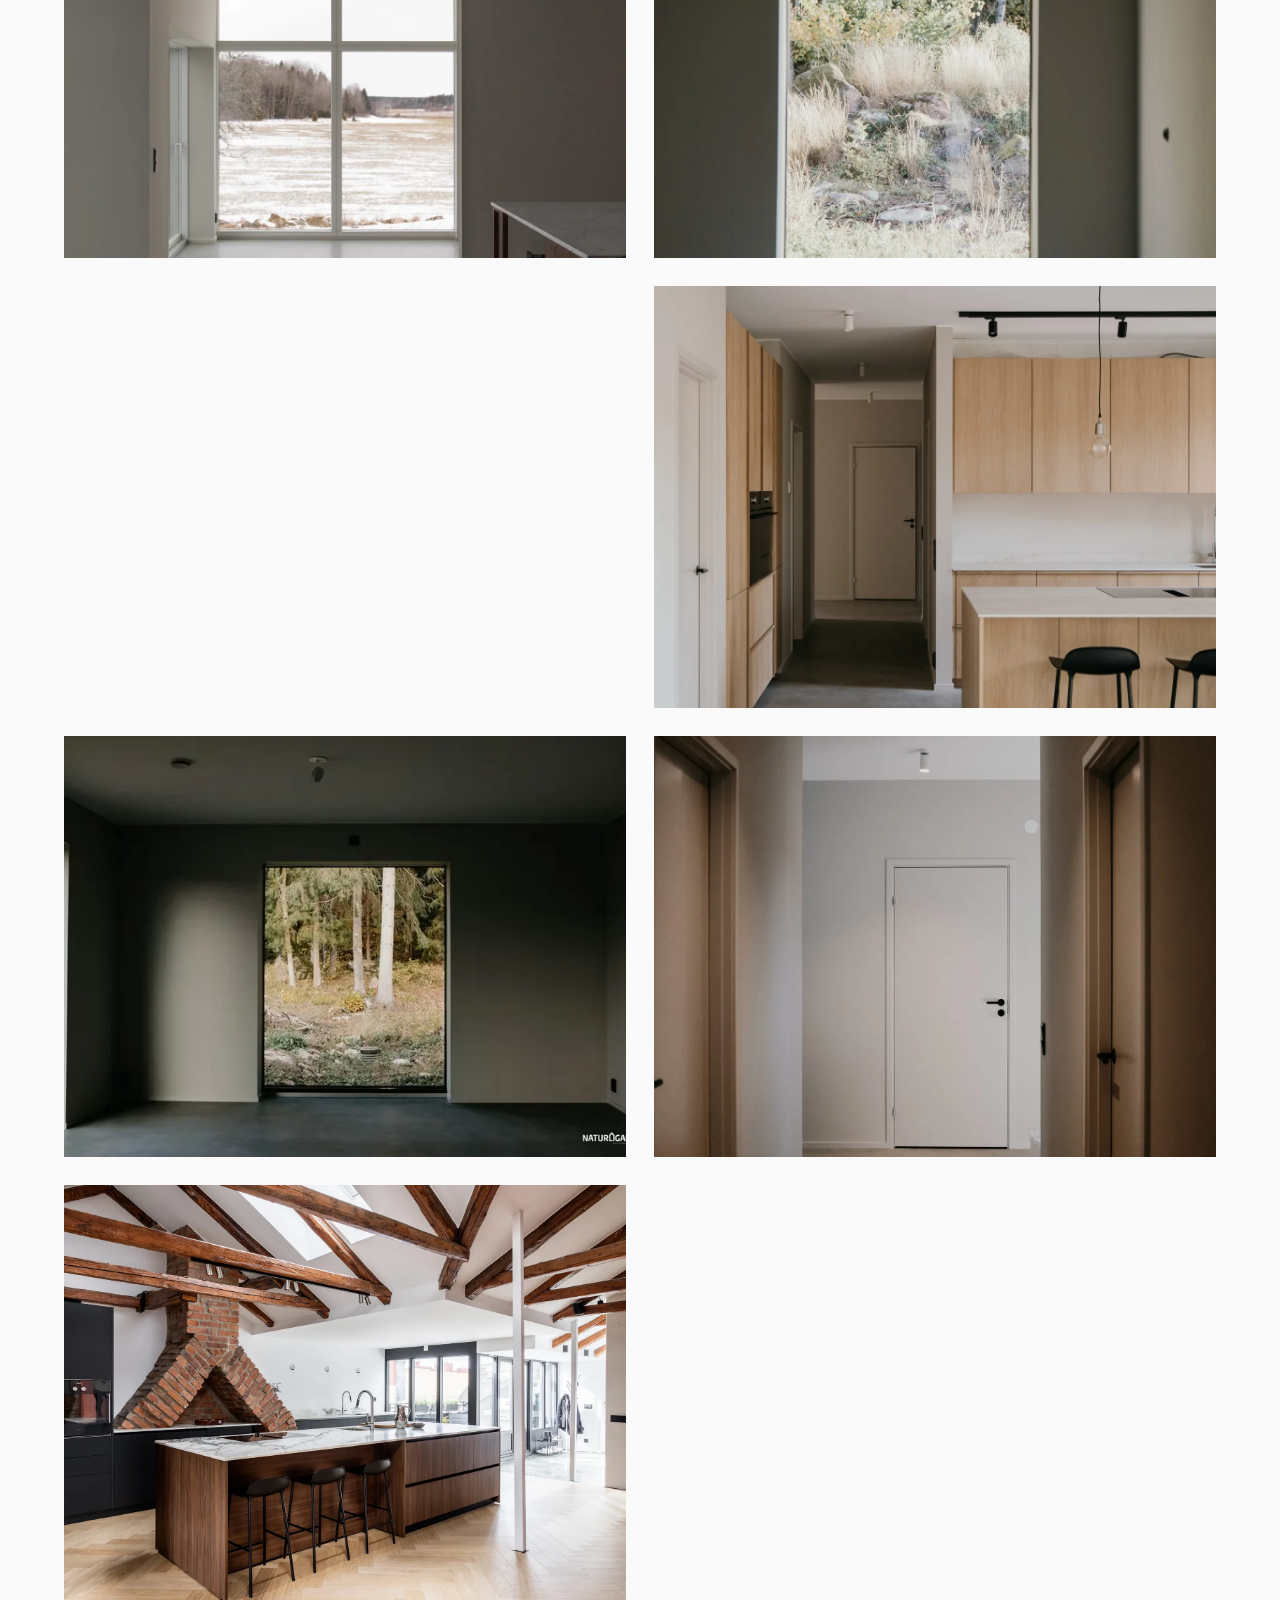
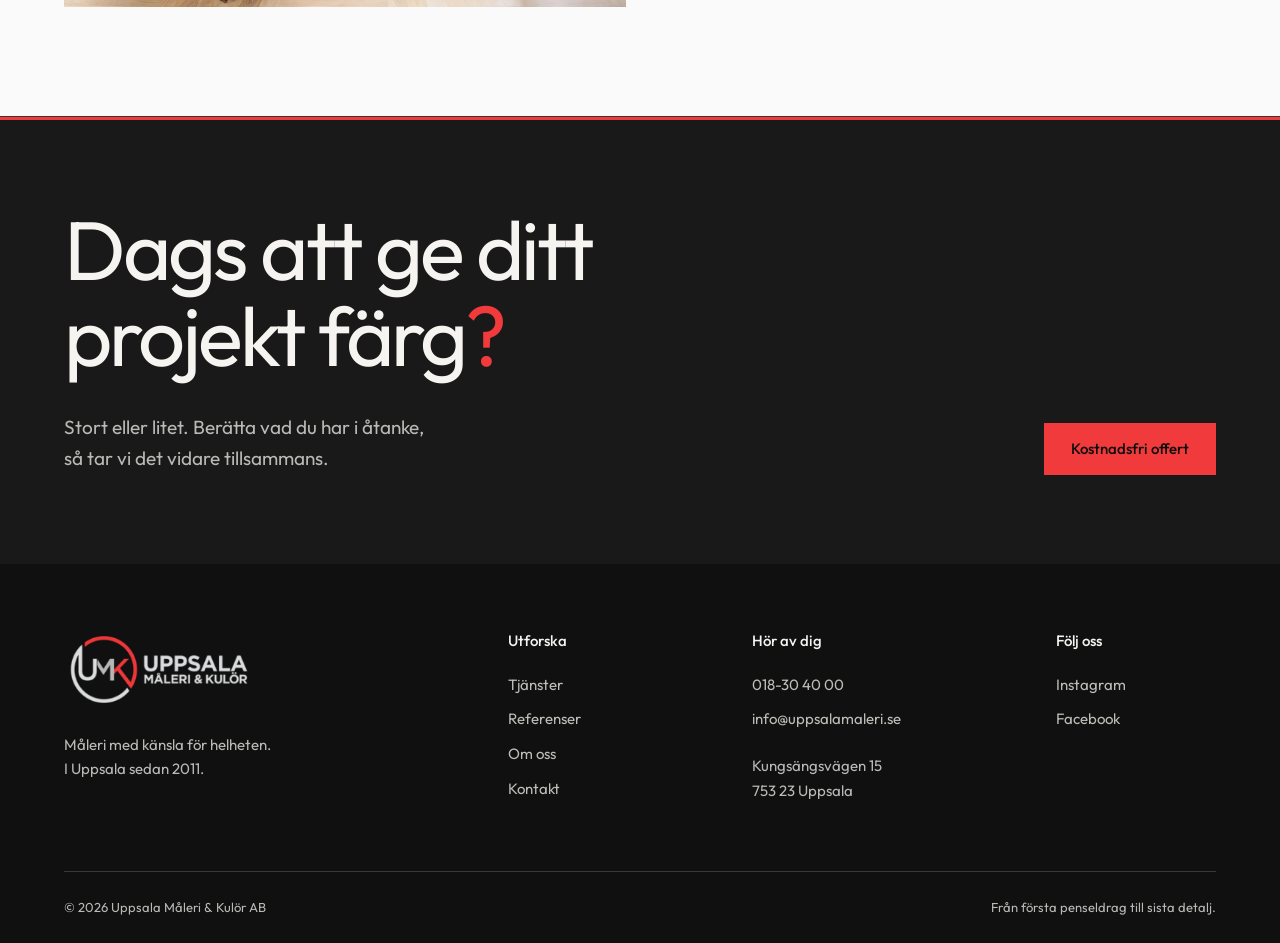
<file: referenser/index.html>
<!doctype html><html lang="sv"><head><meta charset="utf-8"><meta name="viewport" content="width=device-width,initial-scale=1"><title>Referenser | Uppsala Måleri & Kulör</title><meta name="description" content="Måleri i Uppsala med känsla för helheten. Invändigt, utvändigt, tapetsering och nyproduktion. Kontakta Uppsala Måleri & Kulör."><link rel="canonical" href="https://uppsalamaleri.se/referenser/"><meta property="og:title" content="Referenser | Uppsala Måleri & Kulör"><meta property="og:description" content="Måleri i Uppsala med känsla för helheten. Invändigt, utvändigt, tapetsering och nyproduktion. Kontakta Uppsala Måleri & Kulör."><meta property="og:type" content="website"><meta property="og:locale" content="sv_SE"><meta property="og:url" content="https://uppsalamaleri.se/referenser/"><meta name="theme-color" content="#101010"><link rel="icon" href="../assets/favicon.png"><link rel="preload" as="font" href="../assets/outfit-regular.ttf" type="font/ttf" crossorigin><link rel="stylesheet" href="../site.css"><script type="application/ld+json">{"@context": "https://schema.org", "@type": "HousePainter", "name": "Uppsala Måleri & Kulör AB", "url": "https://uppsalamaleri.se", "telephone": "+4618304000", "email": "info@uppsalamaleri.se", "address": {"@type": "PostalAddress", "streetAddress": "Kungsängsvägen 15", "postalCode": "753 23", "addressLocality": "Uppsala", "addressCountry": "SE"}, "foundingDate": "2011"}</script></head><body class="inner-page"><a class="skip" href="#main">Till innehållet</a><header class="site-header"><div class="wrap nav"><a class="brand" href="../index.html" aria-label="Uppsala Måleri, hem"><img src="../assets/logo.png" width="259" height="107" alt="Uppsala Måleri & Kulör"></a><nav class="desktop-nav" aria-label="Huvudmeny"><a class="" href="../index.html">Hem</a><a class="" href="../vara-tjanster/index.html">Tjänster</a><a class="current" href="index.html">Referenser</a><a class="" href="../om-oss/index.html">Om oss</a><a class="" href="../kontakt/index.html">Kontakt</a></nav><div class="nav-actions"><a class="button" href="../offertforfragan/index.html">Kostnadsfri offert</a><button class="menu-open" aria-controls="mobile-menu" aria-expanded="false">Meny<span class="hamburger" aria-hidden="true"></span></button></div></div></header><dialog class="mobile-menu" id="mobile-menu" aria-label="Meny"><div class="menu-head"><img src="../assets/logo.png" width="150" height="62" alt="Uppsala Måleri & Kulör"><button data-close-menu>Stäng <span aria-hidden="true">×</span></button></div><nav aria-label="Mobilmeny"><a class="" href="../index.html">Hem</a><a class="" href="../vara-tjanster/index.html">Tjänster</a><a class="" href="index.html">Referenser</a><a class="" href="../om-oss/index.html">Om oss</a><a class="" href="../kontakt/index.html">Kontakt</a><details><summary>Alla tjänster</summary><div class="menu-services"><a class="" href="../invandigt-maleri-uppsala/index.html">Invändigt måleri</a><a class="" href="../utvandigt-maleri-uppsala/index.html">Utvändigt måleri</a><a class="" href="../maleri-nybyggnation/index.html">Måleri nybyggnation</a><a class="" href="../maleri-for-foretag-uppsala/index.html">Måleri för företag</a><a class="" href="../tapetsering-uppsala/index.html">Tapetsering Uppsala</a></div></details></nav><div class="menu-contact"><a href="tel:+4618304000">018-30 40 00</a><a href="mailto:info@uppsalamaleri.se">info@uppsalamaleri.se</a></div></dialog><main id="main"><div class="wrap page-title"><nav class="crumb" aria-label="Brödsmulor"><a class="" href="../index.html">Hem</a><span aria-hidden="true">/</span><span>Våra referenser</span></nav><h1>Våra referenser<span class="accent">.</span></h1><p>Pågående och färdiga projekt. Hitta inspiration till din nästa förändring.</p></div><section class="wrap film-feature"><div class="film-poster"><img src="../assets/hero-poster.webp" width="1920" height="1080" alt="Stillbild från Uppsala Måleris projektfilm"><button class="button" data-open-film>Se filmen</button></div></section><section class="wrap section gallery-section"><div class="gallery-header"><h2>En närmare titt.</h2><div class="filters" role="group" aria-label="Filtrera referensbilder"><button aria-pressed="true" data-filter="all">Alla</button><button aria-pressed="false" data-filter="invandigt">Invändigt</button><button aria-pressed="false" data-filter="utvandigt">Utvändigt</button></div></div><div class="project-gallery"><figure class="gallery-item reveal" data-category="invandigt"><button class="image-zoom" type="button" data-zoom="../assets/photo-4.webp" aria-label="Förstora bild"><img class="" src="../assets/photo-4.webp" srcset="../assets/photo-4-small.webp 750w, ../assets/photo-4.webp 1800w" sizes="(max-width:767px) calc(100vw - 48px), 50vw" width="1800" height="1200" loading="lazy" decoding="async" alt="Ljust vardagsrum med högt tak och stora fönster"></button></figure><figure class="gallery-item reveal" data-category="utvandigt"><button class="image-zoom" type="button" data-zoom="../assets/photo-5.webp" aria-label="Förstora bild"><img class="" src="../assets/photo-5.webp" srcset="../assets/photo-5-small.webp 750w, ../assets/photo-5.webp 1800w" sizes="(max-width:767px) calc(100vw - 48px), 50vw" width="1800" height="1200" loading="lazy" decoding="async" alt="Vitmålad träfasad och terrass"></button></figure><figure class="gallery-item reveal" data-category="invandigt"><button class="image-zoom" type="button" data-zoom="../assets/photo-6.webp" aria-label="Förstora bild"><img class="" src="../assets/photo-6.webp" width="808" height="808" loading="lazy" decoding="async" alt="Interiör från Uppsala Måleris referensgalleri"></button></figure><figure class="gallery-item reveal" data-category="invandigt"><button class="image-zoom" type="button" data-zoom="../assets/photo-7.webp" aria-label="Förstora bild"><img class="" src="../assets/photo-7.webp" width="720" height="1080" loading="lazy" decoding="async" alt="Interiör från Uppsala Måleris referensgalleri"></button></figure><figure class="gallery-item reveal" data-category="invandigt"><button class="image-zoom" type="button" data-zoom="../assets/photo-8.webp" aria-label="Förstora bild"><img class="" src="../assets/photo-8.webp" width="1200" height="1800" loading="lazy" decoding="async" alt="Målade väggar och detaljer i en ljus interiör"></button></figure><figure class="gallery-item reveal" data-category="invandigt"><button class="image-zoom" type="button" data-zoom="../assets/photo-9.webp" aria-label="Förstora bild"><img class="" src="../assets/photo-9.webp" width="1200" height="1800" loading="lazy" decoding="async" alt="Interiör från Uppsala Måleris referensgalleri"></button></figure><figure class="gallery-item reveal" data-category="invandigt"><button class="image-zoom" type="button" data-zoom="../assets/photo-10.webp" aria-label="Förstora bild"><img class="" src="../assets/photo-10.webp" width="1200" height="1800" loading="lazy" decoding="async" alt="Interiör från Uppsala Måleris referensgalleri"></button></figure><figure class="gallery-item reveal" data-category="invandigt"><button class="image-zoom" type="button" data-zoom="../assets/photo-11.webp" aria-label="Förstora bild"><img class="" src="../assets/photo-11.webp" width="1200" height="1800" loading="lazy" decoding="async" alt="Interiör från Uppsala Måleris referensgalleri"></button></figure><figure class="gallery-item reveal" data-category="invandigt"><button class="image-zoom" type="button" data-zoom="../assets/photo-12.webp" aria-label="Förstora bild"><img class="" src="../assets/photo-12.webp" width="1800" height="1200" loading="lazy" decoding="async" alt="Interiör från Uppsala Måleris referensgalleri"></button></figure><figure class="gallery-item reveal" data-category="invandigt"><button class="image-zoom" type="button" data-zoom="../assets/photo-13.webp" aria-label="Förstora bild"><img class="" src="../assets/photo-13.webp" width="1800" height="1200" loading="lazy" decoding="async" alt="Interiör från Uppsala Måleris referensgalleri"></button></figure><figure class="gallery-item reveal" data-category="invandigt"><button class="image-zoom" type="button" data-zoom="../assets/photo-14.webp" aria-label="Förstora bild"><img class="" src="../assets/photo-14.webp" width="1800" height="1200" loading="lazy" decoding="async" alt="Interiör från Uppsala Måleris referensgalleri"></button></figure><figure class="gallery-item reveal" data-category="invandigt"><button class="image-zoom" type="button" data-zoom="../assets/photo-15.webp" aria-label="Förstora bild"><img class="" src="../assets/photo-15.webp" width="1800" height="1200" loading="lazy" decoding="async" alt="Interiör från Uppsala Måleris referensgalleri"></button></figure><figure class="gallery-item reveal" data-category="invandigt"><button class="image-zoom" type="button" data-zoom="../assets/photo-16.webp" aria-label="Förstora bild"><img class="" src="../assets/photo-16.webp" width="1800" height="1200" loading="lazy" decoding="async" alt="Interiör från Uppsala Måleris referensgalleri"></button></figure><figure class="gallery-item reveal" data-category="invandigt"><button class="image-zoom" type="button" data-zoom="../assets/photo-17.webp" aria-label="Förstora bild"><img class="" src="../assets/photo-17.webp" width="1800" height="1200" loading="lazy" decoding="async" alt="Interiör från Uppsala Måleris referensgalleri"></button></figure><figure class="gallery-item reveal" data-category="invandigt"><button class="image-zoom" type="button" data-zoom="../assets/photo-18.webp" aria-label="Förstora bild"><img class="" src="../assets/photo-18.webp" width="1200" height="1800" loading="lazy" decoding="async" alt="Trapphall med noggrant färdigställda väggar"></button></figure><figure class="gallery-item reveal" data-category="invandigt"><button class="image-zoom" type="button" data-zoom="../assets/photo-19.webp" aria-label="Förstora bild"><img class="" src="../assets/photo-19.webp" width="1200" height="1800" loading="lazy" decoding="async" alt="Interiör från Uppsala Måleris referensgalleri"></button></figure><figure class="gallery-item reveal" data-category="invandigt"><button class="image-zoom" type="button" data-zoom="../assets/photo-20.webp" aria-label="Förstora bild"><img class="" src="../assets/photo-20.webp" width="1200" height="1800" loading="lazy" decoding="async" alt="Interiör från Uppsala Måleris referensgalleri"></button></figure><figure class="gallery-item reveal" data-category="invandigt"><button class="image-zoom" type="button" data-zoom="../assets/photo-21.webp" aria-label="Förstora bild"><img class="" src="../assets/photo-21.webp" width="1200" height="1800" loading="lazy" decoding="async" alt="Interiör från Uppsala Måleris referensgalleri"></button></figure><figure class="gallery-item reveal" data-category="utvandigt"><button class="image-zoom" type="button" data-zoom="../assets/photo-23.webp" aria-label="Förstora bild"><img class="" src="../assets/photo-23.webp" width="1800" height="1200" loading="lazy" decoding="async" alt="Interiör från Uppsala Måleris referensgalleri"></button></figure><figure class="gallery-item reveal" data-category="utvandigt"><button class="image-zoom" type="button" data-zoom="../assets/photo-24.webp" aria-label="Förstora bild"><img class="" src="../assets/photo-24.webp" width="1312" height="1800" loading="lazy" decoding="async" alt="Interiör från Uppsala Måleris referensgalleri"></button></figure><figure class="gallery-item reveal" data-category="utvandigt"><button class="image-zoom" type="button" data-zoom="../assets/photo-25.webp" aria-label="Förstora bild"><img class="" src="../assets/photo-25.webp" width="1200" height="1800" loading="lazy" decoding="async" alt="Interiör från Uppsala Måleris referensgalleri"></button></figure><figure class="gallery-item reveal" data-category="utvandigt"><button class="image-zoom" type="button" data-zoom="../assets/photo-26.webp" aria-label="Förstora bild"><img class="" src="../assets/photo-26.webp" width="1200" height="1800" loading="lazy" decoding="async" alt="Interiör från Uppsala Måleris referensgalleri"></button></figure><figure class="gallery-item reveal" data-category="invandigt"><button class="image-zoom" type="button" data-zoom="../assets/photo-27.webp" aria-label="Förstora bild"><img class="" src="../assets/photo-27.webp" width="1200" height="1800" loading="lazy" decoding="async" alt="Interiör från Uppsala Måleris referensgalleri"></button></figure><figure class="gallery-item reveal" data-category="invandigt"><button class="image-zoom" type="button" data-zoom="../assets/photo-28.webp" aria-label="Förstora bild"><img class="" src="../assets/photo-28.webp" width="1200" height="1800" loading="lazy" decoding="async" alt="Interiör från Uppsala Måleris referensgalleri"></button></figure><figure class="gallery-item reveal" data-category="invandigt"><button class="image-zoom" type="button" data-zoom="../assets/photo-29.webp" aria-label="Förstora bild"><img class="" src="../assets/photo-29.webp" width="720" height="1080" loading="lazy" decoding="async" alt="Mörk accentvägg och platsbyggd förvaring"></button></figure><figure class="gallery-item reveal" data-category="invandigt"><button class="image-zoom" type="button" data-zoom="../assets/photo-30.webp" aria-label="Förstora bild"><img class="" src="../assets/photo-30.webp" width="720" height="1080" loading="lazy" decoding="async" alt="Interiör från Uppsala Måleris referensgalleri"></button></figure><figure class="gallery-item reveal" data-category="invandigt"><button class="image-zoom" type="button" data-zoom="../assets/photo-31.webp" aria-label="Förstora bild"><img class="" src="../assets/photo-31.webp" width="720" height="1080" loading="lazy" decoding="async" alt="Interiör från Uppsala Måleris referensgalleri"></button></figure><figure class="gallery-item reveal" data-category="invandigt"><button class="image-zoom" type="button" data-zoom="../assets/photo-32.webp" aria-label="Förstora bild"><img class="" src="../assets/photo-32.webp" width="1800" height="1200" loading="lazy" decoding="async" alt="Matplats med ljusa väggar och trädetaljer"></button></figure><figure class="gallery-item reveal" data-category="invandigt"><button class="image-zoom" type="button" data-zoom="../assets/photo-33.webp" aria-label="Förstora bild"><img class="" src="../assets/photo-33.webp" width="1200" height="1800" loading="lazy" decoding="async" alt="Interiör från Uppsala Måleris referensgalleri"></button></figure><figure class="gallery-item reveal" data-category="invandigt"><button class="image-zoom" type="button" data-zoom="../assets/photo-34.webp" aria-label="Förstora bild"><img class="" src="../assets/photo-34.webp" width="1200" height="1800" loading="lazy" decoding="async" alt="Interiör från Uppsala Måleris referensgalleri"></button></figure><figure class="gallery-item reveal" data-category="invandigt"><button class="image-zoom" type="button" data-zoom="../assets/photo-35.webp" aria-label="Förstora bild"><img class="" src="../assets/photo-35.webp" width="1200" height="1800" loading="lazy" decoding="async" alt="Ljus vägg och fönsterparti i nybyggd villa"></button></figure><figure class="gallery-item reveal" data-category="invandigt"><button class="image-zoom" type="button" data-zoom="../assets/photo-36.webp" aria-label="Förstora bild"><img class="" src="../assets/photo-36.webp" width="1200" height="1800" loading="lazy" decoding="async" alt="Interiör från Uppsala Måleris referensgalleri"></button></figure><figure class="gallery-item reveal" data-category="invandigt"><button class="image-zoom" type="button" data-zoom="../assets/photo-37.webp" aria-label="Förstora bild"><img class="" src="../assets/photo-37.webp" width="1200" height="1800" loading="lazy" decoding="async" alt="Interiör från Uppsala Måleris referensgalleri"></button></figure><figure class="gallery-item reveal" data-category="invandigt"><button class="image-zoom" type="button" data-zoom="../assets/photo-38.webp" aria-label="Förstora bild"><img class="" src="../assets/photo-38.webp" width="1200" height="1800" loading="lazy" decoding="async" alt="Interiör från Uppsala Måleris referensgalleri"></button></figure><figure class="gallery-item reveal" data-category="invandigt"><button class="image-zoom" type="button" data-zoom="../assets/photo-39.webp" aria-label="Förstora bild"><img class="" src="../assets/photo-39.webp" srcset="../assets/photo-39-small.webp 750w, ../assets/photo-39.webp 1800w" sizes="(max-width:767px) calc(100vw - 48px), 50vw" width="1800" height="1200" loading="lazy" decoding="async" alt="Grönt rum med stort fönster och utsikt mot trädgården"></button></figure><figure class="gallery-item reveal" data-category="invandigt"><button class="image-zoom" type="button" data-zoom="../assets/photo-40.webp" aria-label="Förstora bild"><img class="" src="../assets/photo-40.webp" width="1200" height="1800" loading="lazy" decoding="async" alt="Interiör från Uppsala Måleris referensgalleri"></button></figure><figure class="gallery-item reveal" data-category="invandigt"><button class="image-zoom" type="button" data-zoom="../assets/photo-41.webp" aria-label="Förstora bild"><img class="" src="../assets/photo-41.webp" width="1800" height="1200" loading="lazy" decoding="async" alt="Kök med synliga träbjälkar och målade väggar"></button></figure></div><p class="gallery-status" role="status" aria-live="polite"></p></section><section class="contact-cta"><div class="wrap section reveal"><h2>Dags att ge ditt<br>projekt färg<span class="accent">?</span></h2><div class="cta-bottom"><p>Stort eller litet. Berätta vad du har i åtanke,<br>så tar vi det vidare tillsammans.</p><a class="button" href="../offertforfragan/index.html">Kostnadsfri offert</a></div></div></section></main><footer class="footer"><div class="wrap"><div class="footer-grid"><div><a class="brand" href="../index.html" aria-label="Uppsala Måleri, hem"><img src="../assets/logo.png" width="259" height="107" alt="Uppsala Måleri & Kulör" loading="lazy"></a><p>Måleri med känsla för helheten.<br>I Uppsala sedan 2011.</p></div><div><h2>Utforska</h2><a class="" href="../vara-tjanster/index.html">Tjänster</a><a class="" href="index.html">Referenser</a><a class="" href="../om-oss/index.html">Om oss</a><a class="" href="../kontakt/index.html">Kontakt</a></div><div><h2>Hör av dig</h2><a href="tel:+4618304000">018-30 40 00</a><a href="mailto:info@uppsalamaleri.se">info@uppsalamaleri.se</a><address>Kungsängsvägen 15<br>753 23 Uppsala</address></div><div><h2>Följ oss</h2><a href="https://www.instagram.com/uppsalamaleri/" target="_blank" rel="noopener noreferrer">Instagram</a><a href="https://www.facebook.com/Uppsalamaleriochkakel/" target="_blank" rel="noopener noreferrer">Facebook</a></div></div><div class="footer-bottom"><span>© 2026 Uppsala Måleri & Kulör AB</span><span>Från första penseldrag till sista detalj.</span></div></div></footer><dialog class="lightbox" id="image-dialog" aria-label="Bild i större format"><button data-close-image>Stäng <span aria-hidden="true">×</span></button><img alt=""></dialog><dialog class="film-dialog" id="film-dialog" aria-label="Uppsala Måleris projektfilm"><button data-close-film>Stäng <span aria-hidden="true">×</span></button><video controls playsinline preload="none" poster="../assets/hero-poster.webp" data-film-src="../assets/hero-1080.mp4"></video></dialog><script src="../site.js" defer></script></body></html>
</file>
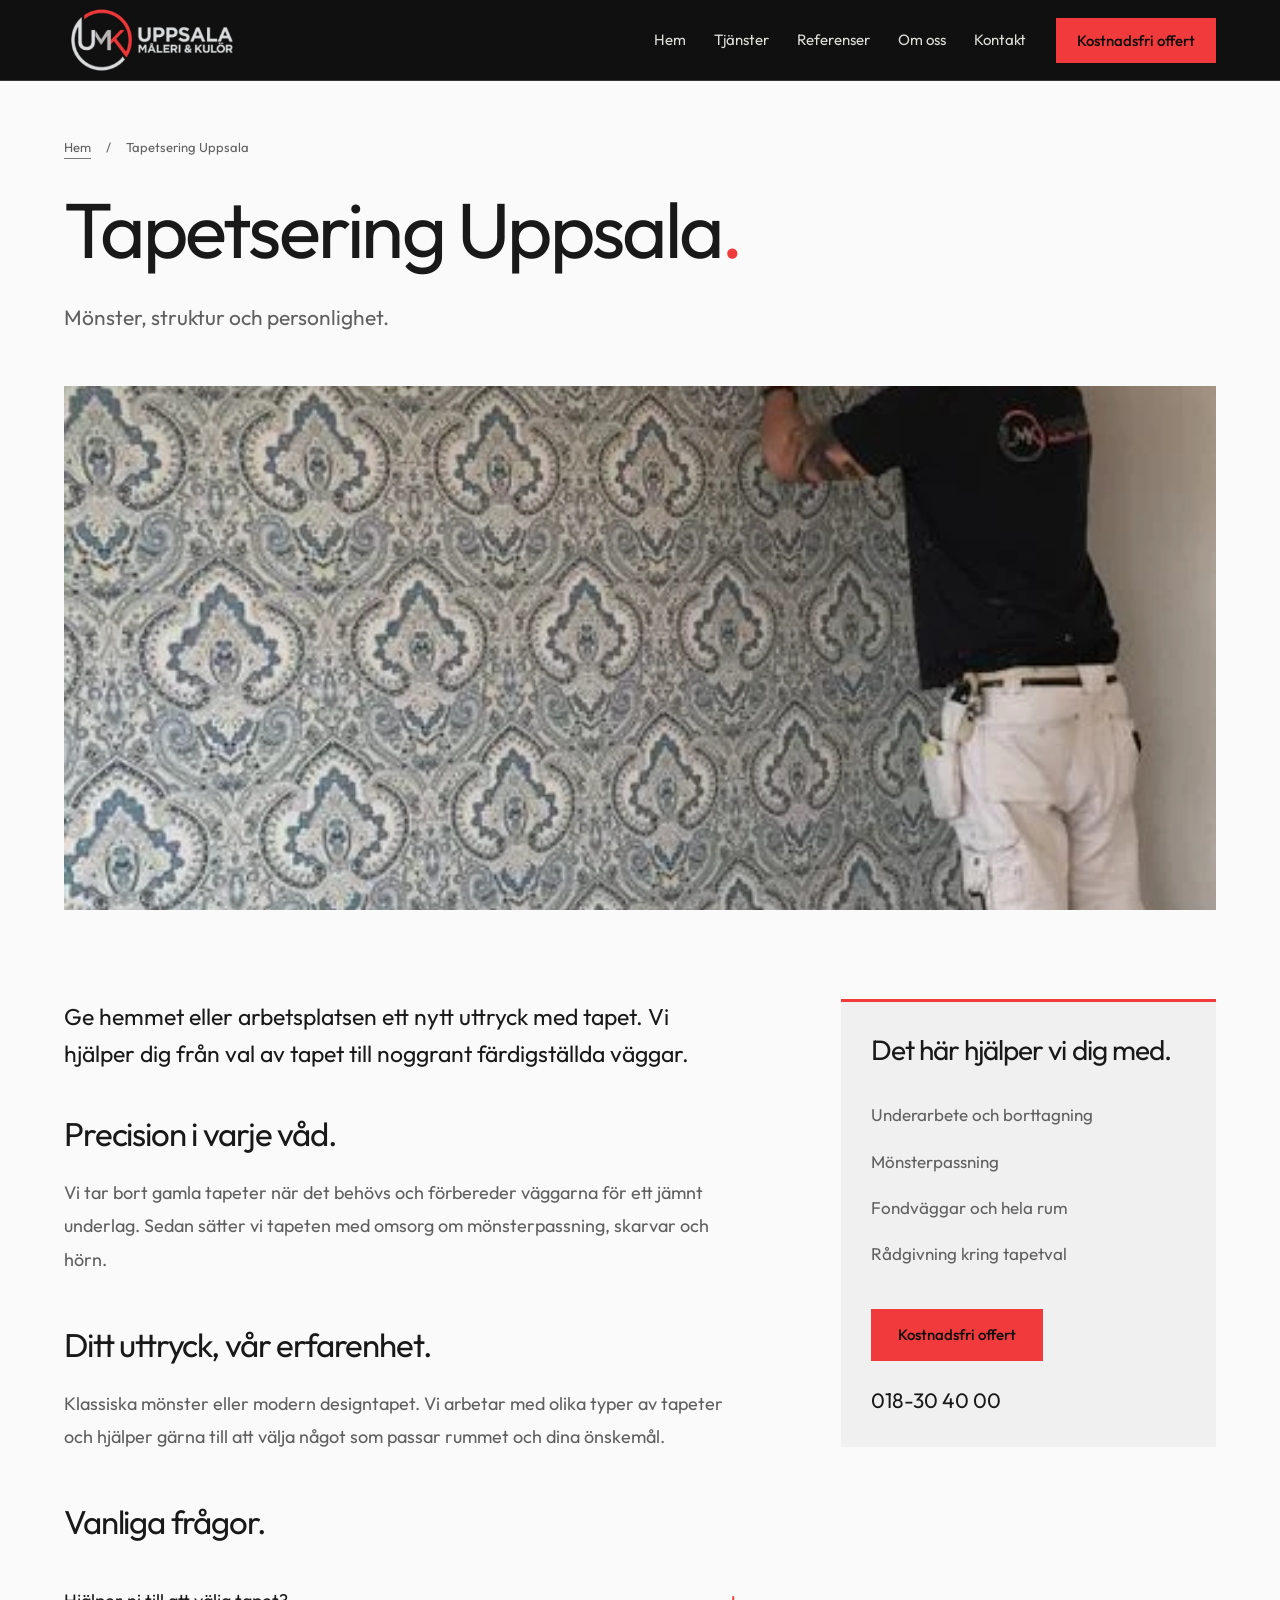
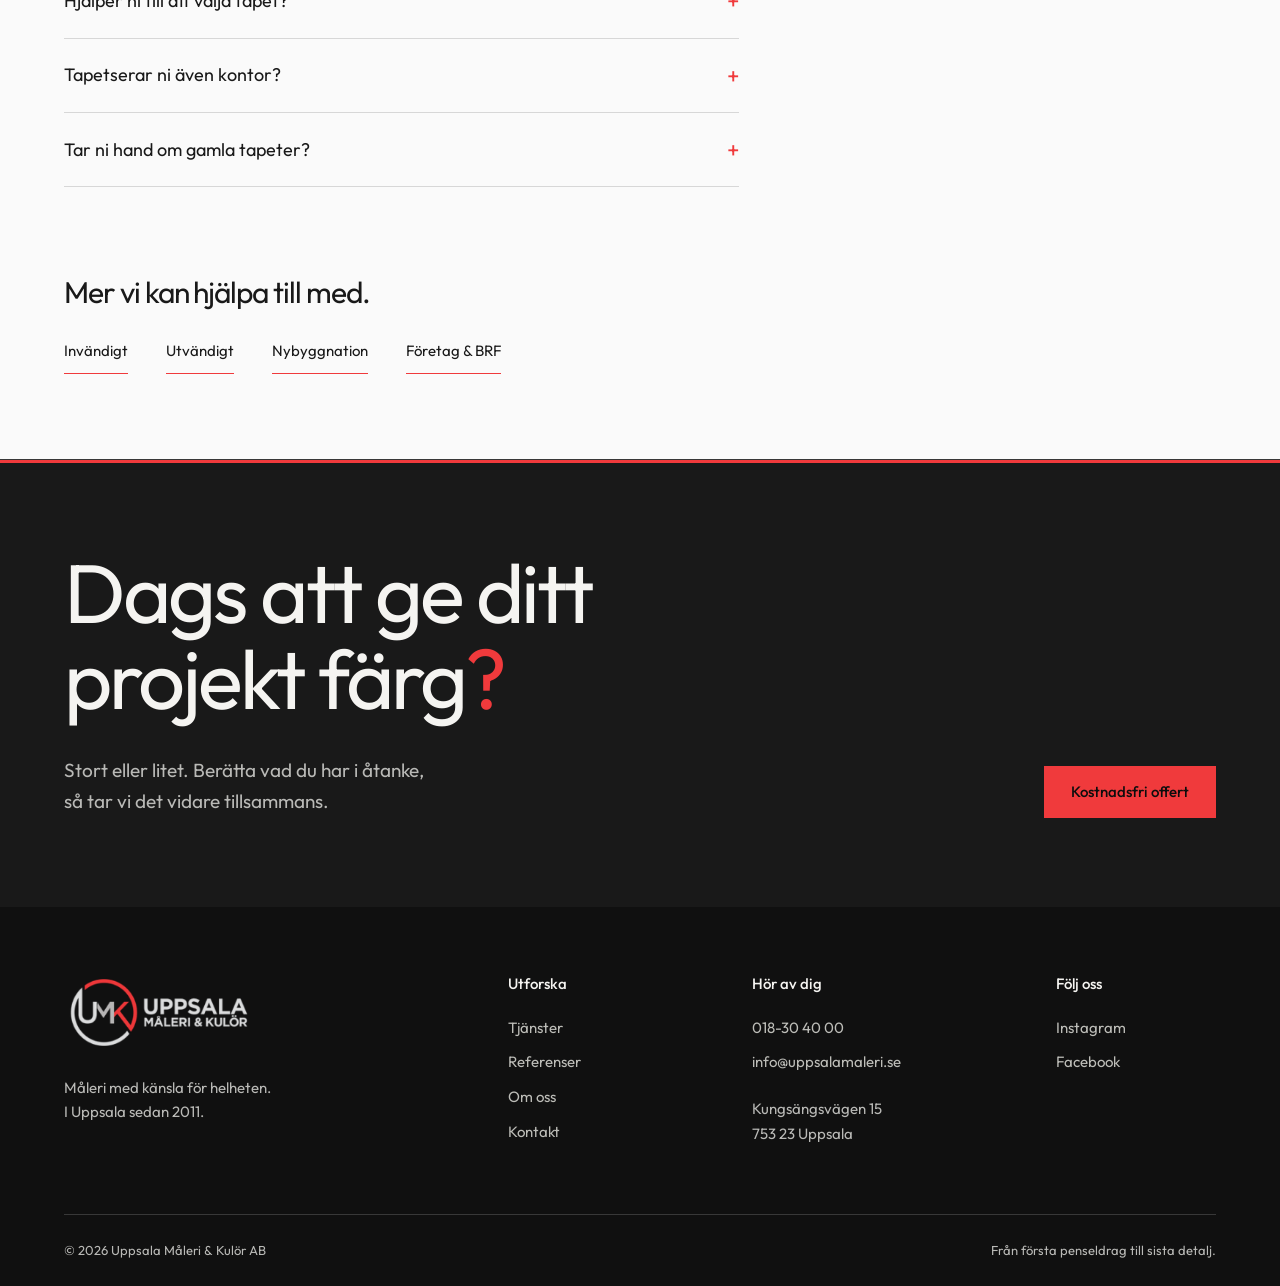
<file: tapetsering-uppsala/index.html>
<!doctype html><html lang="sv"><head><meta charset="utf-8"><meta name="viewport" content="width=device-width,initial-scale=1"><title>Tapetsering Uppsala | Uppsala Måleri & Kulör</title><meta name="description" content="Måleri i Uppsala med känsla för helheten. Invändigt, utvändigt, tapetsering och nyproduktion. Kontakta Uppsala Måleri & Kulör."><link rel="canonical" href="https://uppsalamaleri.se/tapetsering-uppsala/"><meta property="og:title" content="Tapetsering Uppsala | Uppsala Måleri & Kulör"><meta property="og:description" content="Måleri i Uppsala med känsla för helheten. Invändigt, utvändigt, tapetsering och nyproduktion. Kontakta Uppsala Måleri & Kulör."><meta property="og:type" content="website"><meta property="og:locale" content="sv_SE"><meta property="og:url" content="https://uppsalamaleri.se/tapetsering-uppsala/"><meta name="theme-color" content="#101010"><link rel="icon" href="../assets/favicon.png"><link rel="preload" as="font" href="../assets/outfit-regular.ttf" type="font/ttf" crossorigin><link rel="stylesheet" href="../site.css"><script type="application/ld+json">{"@context": "https://schema.org", "@type": "HousePainter", "name": "Uppsala Måleri & Kulör AB", "url": "https://uppsalamaleri.se", "telephone": "+4618304000", "email": "info@uppsalamaleri.se", "address": {"@type": "PostalAddress", "streetAddress": "Kungsängsvägen 15", "postalCode": "753 23", "addressLocality": "Uppsala", "addressCountry": "SE"}, "foundingDate": "2011"}</script></head><body class="inner-page"><a class="skip" href="#main">Till innehållet</a><header class="site-header"><div class="wrap nav"><a class="brand" href="../index.html" aria-label="Uppsala Måleri, hem"><img src="../assets/logo.png" width="259" height="107" alt="Uppsala Måleri & Kulör"></a><nav class="desktop-nav" aria-label="Huvudmeny"><a class="" href="../index.html">Hem</a><a class="" href="../vara-tjanster/index.html">Tjänster</a><a class="" href="../referenser/index.html">Referenser</a><a class="" href="../om-oss/index.html">Om oss</a><a class="" href="../kontakt/index.html">Kontakt</a></nav><div class="nav-actions"><a class="button" href="../offertforfragan/index.html">Kostnadsfri offert</a><button class="menu-open" aria-controls="mobile-menu" aria-expanded="false">Meny<span class="hamburger" aria-hidden="true"></span></button></div></div></header><dialog class="mobile-menu" id="mobile-menu" aria-label="Meny"><div class="menu-head"><img src="../assets/logo.png" width="150" height="62" alt="Uppsala Måleri & Kulör"><button data-close-menu>Stäng <span aria-hidden="true">×</span></button></div><nav aria-label="Mobilmeny"><a class="" href="../index.html">Hem</a><a class="" href="../vara-tjanster/index.html">Tjänster</a><a class="" href="../referenser/index.html">Referenser</a><a class="" href="../om-oss/index.html">Om oss</a><a class="" href="../kontakt/index.html">Kontakt</a><details><summary>Alla tjänster</summary><div class="menu-services"><a class="" href="../invandigt-maleri-uppsala/index.html">Invändigt måleri</a><a class="" href="../utvandigt-maleri-uppsala/index.html">Utvändigt måleri</a><a class="" href="../maleri-nybyggnation/index.html">Måleri nybyggnation</a><a class="" href="../maleri-for-foretag-uppsala/index.html">Måleri för företag</a><a class="" href="index.html">Tapetsering Uppsala</a></div></details></nav><div class="menu-contact"><a href="tel:+4618304000">018-30 40 00</a><a href="mailto:info@uppsalamaleri.se">info@uppsalamaleri.se</a></div></dialog><main id="main"><div class="wrap page-title"><nav class="crumb" aria-label="Brödsmulor"><a class="" href="../index.html">Hem</a><span aria-hidden="true">/</span><span>Tapetsering Uppsala</span></nav><h1>Tapetsering Uppsala<span class="accent">.</span></h1><p>Mönster, struktur och personlighet.</p></div><div class="wrap service-hero"><img class="service-hero-image" src="../assets/photo-45.webp" width="474" height="474" loading="eager" decoding="async" alt="Tapetserare arbetar med en mönstrad tapet"></div><section class="wrap section service-article"><article class="prose"><p class="lead">Ge hemmet eller arbetsplatsen ett nytt uttryck med tapet. Vi hjälper dig från val av tapet till noggrant färdigställda väggar.</p><section><h2>Precision i varje våd.</h2><p>Vi tar bort gamla tapeter när det behövs och förbereder väggarna för ett jämnt underlag. Sedan sätter vi tapeten med omsorg om mönsterpassning, skarvar och hörn.</p></section><section><h2>Ditt uttryck, vår erfarenhet.</h2><p>Klassiska mönster eller modern designtapet. Vi arbetar med olika typer av tapeter och hjälper gärna till att välja något som passar rummet och dina önskemål.</p></section><h2>Vanliga frågor.</h2><div class="faq"><details><summary>Hjälper ni till att välja tapet?<span aria-hidden="true">+</span></summary><p>Ja, vi ger gärna råd utifrån rummet och det uttryck du vill skapa.</p></details><details><summary>Tapetserar ni även kontor?<span aria-hidden="true">+</span></summary><p>Ja. Vi hjälper både privatpersoner och företag.</p></details><details><summary>Tar ni hand om gamla tapeter?<span aria-hidden="true">+</span></summary><p>Ja, vi bedömer underlaget och förbereder väggarna innan den nya tapeten sätts upp.</p></details></div></article><aside class="service-aside"><h2>Det här hjälper vi dig med.</h2><ul><li>Underarbete och borttagning</li><li>Mönsterpassning</li><li>Fondväggar och hela rum</li><li>Rådgivning kring tapetval</li></ul><a class="button" href="../offertforfragan/index.html">Kostnadsfri offert</a><a class="phone-link" href="tel:+4618304000">018-30 40 00</a></aside></section><section class="wrap more-services"><h2>Mer vi kan hjälpa till med.</h2><div><a class="text-link" href="../invandigt-maleri-uppsala/index.html">Invändigt</a><a class="text-link" href="../utvandigt-maleri-uppsala/index.html">Utvändigt</a><a class="text-link" href="../maleri-nybyggnation/index.html">Nybyggnation</a><a class="text-link" href="../maleri-for-foretag-uppsala/index.html">Företag & BRF</a></div></section><section class="contact-cta"><div class="wrap section reveal"><h2>Dags att ge ditt<br>projekt färg<span class="accent">?</span></h2><div class="cta-bottom"><p>Stort eller litet. Berätta vad du har i åtanke,<br>så tar vi det vidare tillsammans.</p><a class="button" href="../offertforfragan/index.html">Kostnadsfri offert</a></div></div></section></main><footer class="footer"><div class="wrap"><div class="footer-grid"><div><a class="brand" href="../index.html" aria-label="Uppsala Måleri, hem"><img src="../assets/logo.png" width="259" height="107" alt="Uppsala Måleri & Kulör" loading="lazy"></a><p>Måleri med känsla för helheten.<br>I Uppsala sedan 2011.</p></div><div><h2>Utforska</h2><a class="" href="../vara-tjanster/index.html">Tjänster</a><a class="" href="../referenser/index.html">Referenser</a><a class="" href="../om-oss/index.html">Om oss</a><a class="" href="../kontakt/index.html">Kontakt</a></div><div><h2>Hör av dig</h2><a href="tel:+4618304000">018-30 40 00</a><a href="mailto:info@uppsalamaleri.se">info@uppsalamaleri.se</a><address>Kungsängsvägen 15<br>753 23 Uppsala</address></div><div><h2>Följ oss</h2><a href="https://www.instagram.com/uppsalamaleri/" target="_blank" rel="noopener noreferrer">Instagram</a><a href="https://www.facebook.com/Uppsalamaleriochkakel/" target="_blank" rel="noopener noreferrer">Facebook</a></div></div><div class="footer-bottom"><span>© 2026 Uppsala Måleri & Kulör AB</span><span>Från första penseldrag till sista detalj.</span></div></div></footer><dialog class="lightbox" id="image-dialog" aria-label="Bild i större format"><button data-close-image>Stäng <span aria-hidden="true">×</span></button><img alt=""></dialog><dialog class="film-dialog" id="film-dialog" aria-label="Uppsala Måleris projektfilm"><button data-close-film>Stäng <span aria-hidden="true">×</span></button><video controls playsinline preload="none" poster="../assets/hero-poster.webp" data-film-src="../assets/hero-1080.mp4"></video></dialog><script src="../site.js" defer></script></body></html>
</file>
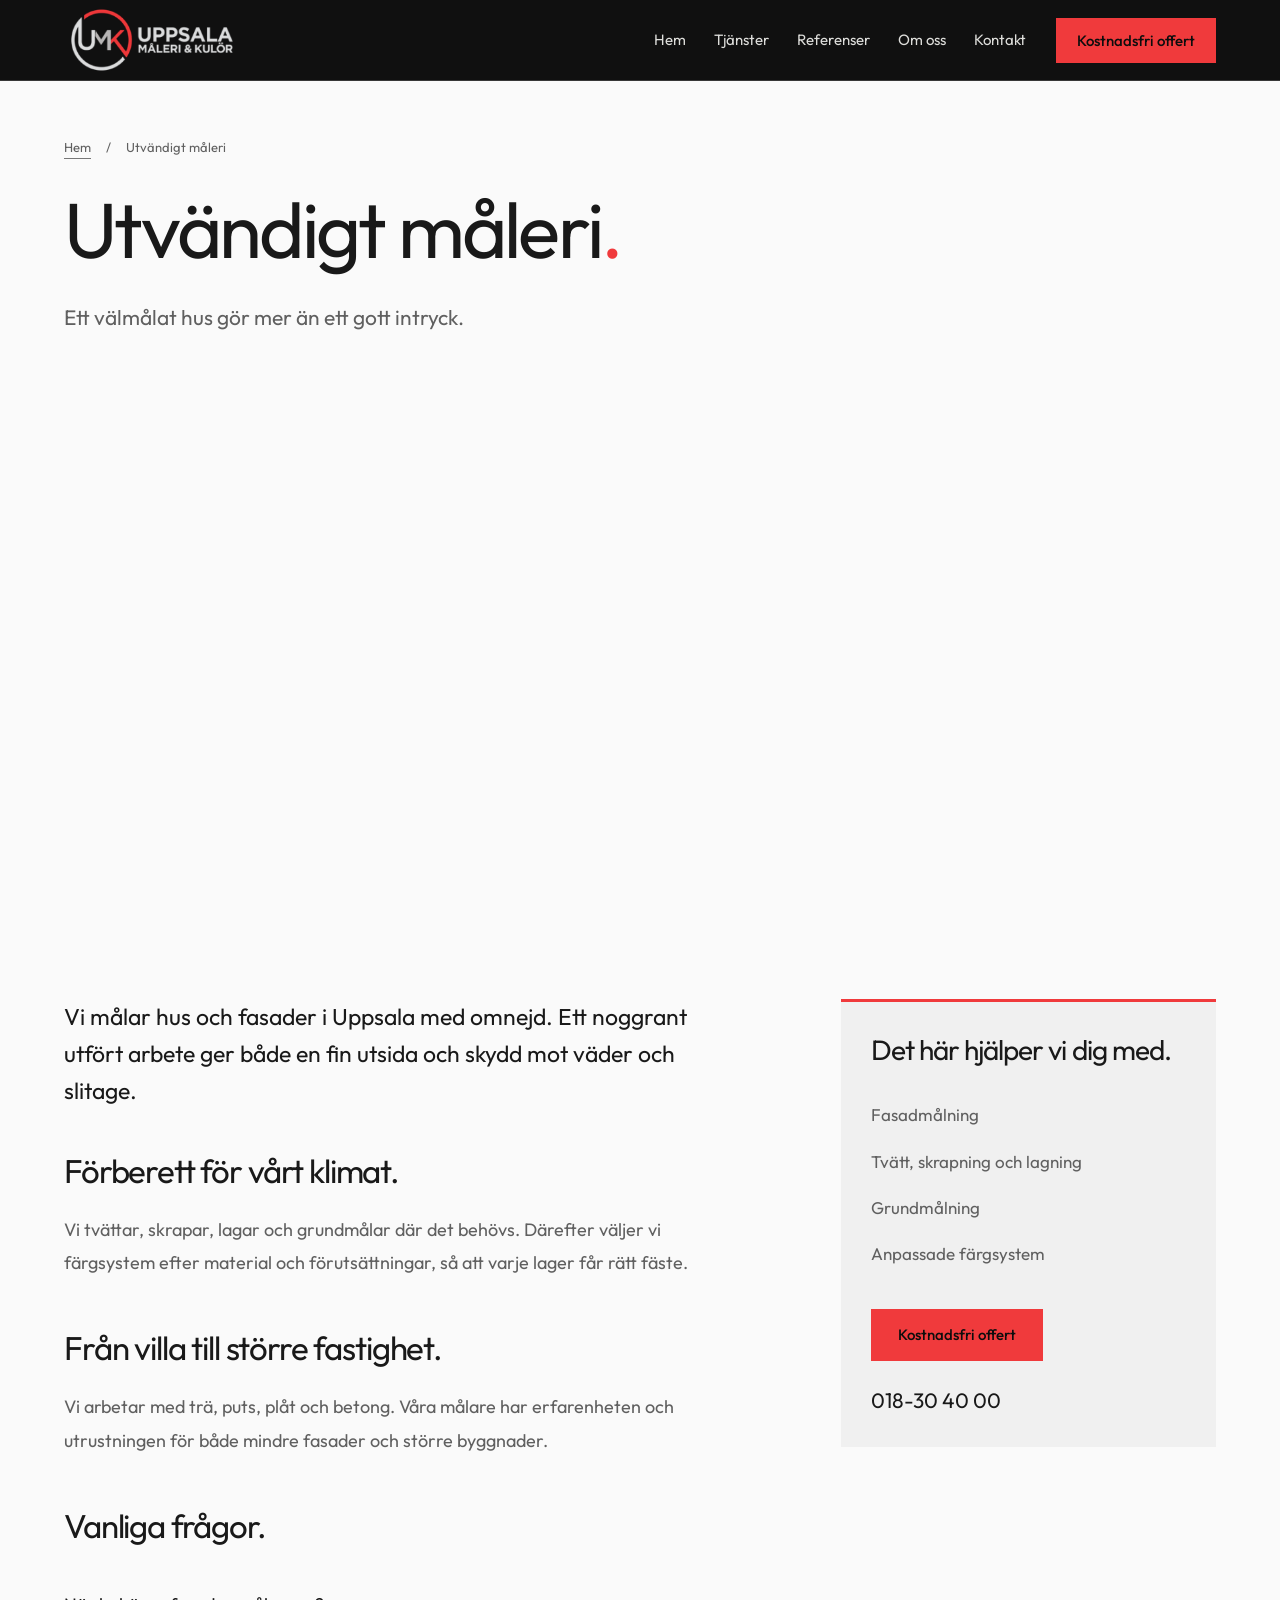
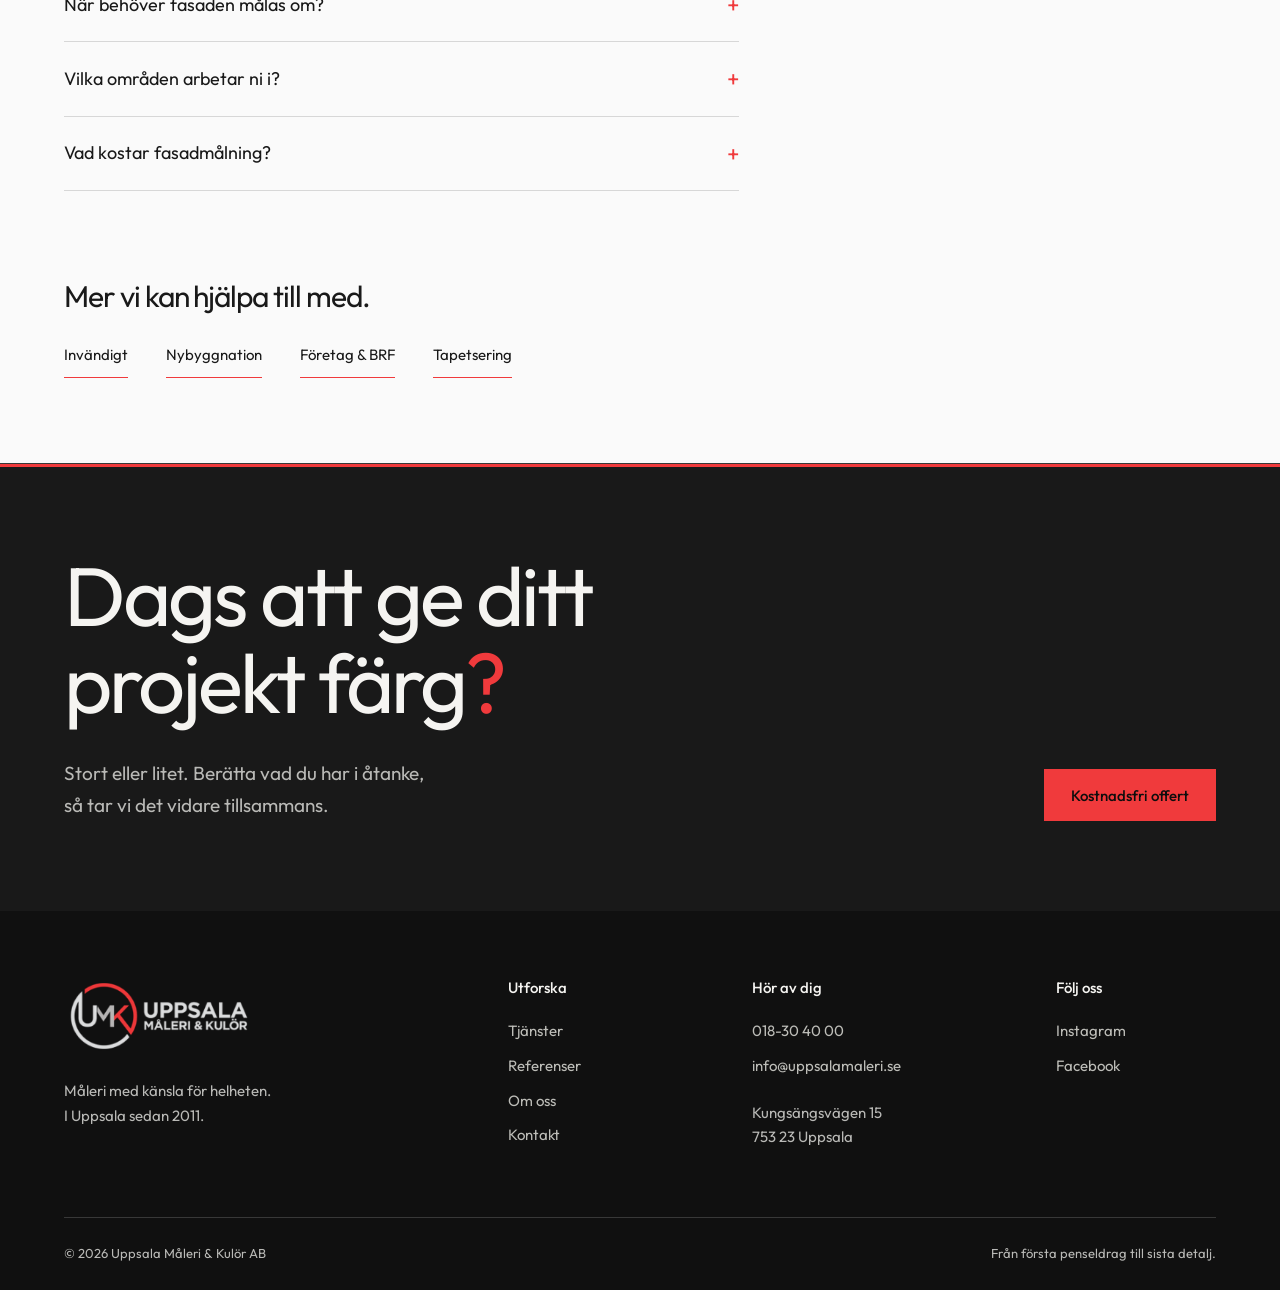
<file: utvandigt-maleri-uppsala/index.html>
<!doctype html><html lang="sv"><head><meta charset="utf-8"><meta name="viewport" content="width=device-width,initial-scale=1"><title>Utvändigt måleri | Uppsala Måleri & Kulör</title><meta name="description" content="Måleri i Uppsala med känsla för helheten. Invändigt, utvändigt, tapetsering och nyproduktion. Kontakta Uppsala Måleri & Kulör."><link rel="canonical" href="https://uppsalamaleri.se/utvandigt-maleri-uppsala/"><meta property="og:title" content="Utvändigt måleri | Uppsala Måleri & Kulör"><meta property="og:description" content="Måleri i Uppsala med känsla för helheten. Invändigt, utvändigt, tapetsering och nyproduktion. Kontakta Uppsala Måleri & Kulör."><meta property="og:type" content="website"><meta property="og:locale" content="sv_SE"><meta property="og:url" content="https://uppsalamaleri.se/utvandigt-maleri-uppsala/"><meta name="theme-color" content="#101010"><link rel="icon" href="../assets/favicon.png"><link rel="preload" as="font" href="../assets/outfit-regular.ttf" type="font/ttf" crossorigin><link rel="stylesheet" href="../site.css"><script type="application/ld+json">{"@context": "https://schema.org", "@type": "HousePainter", "name": "Uppsala Måleri & Kulör AB", "url": "https://uppsalamaleri.se", "telephone": "+4618304000", "email": "info@uppsalamaleri.se", "address": {"@type": "PostalAddress", "streetAddress": "Kungsängsvägen 15", "postalCode": "753 23", "addressLocality": "Uppsala", "addressCountry": "SE"}, "foundingDate": "2011"}</script></head><body class="inner-page"><a class="skip" href="#main">Till innehållet</a><header class="site-header"><div class="wrap nav"><a class="brand" href="../index.html" aria-label="Uppsala Måleri, hem"><img src="../assets/logo.png" width="259" height="107" alt="Uppsala Måleri & Kulör"></a><nav class="desktop-nav" aria-label="Huvudmeny"><a class="" href="../index.html">Hem</a><a class="" href="../vara-tjanster/index.html">Tjänster</a><a class="" href="../referenser/index.html">Referenser</a><a class="" href="../om-oss/index.html">Om oss</a><a class="" href="../kontakt/index.html">Kontakt</a></nav><div class="nav-actions"><a class="button" href="../offertforfragan/index.html">Kostnadsfri offert</a><button class="menu-open" aria-controls="mobile-menu" aria-expanded="false">Meny<span class="hamburger" aria-hidden="true"></span></button></div></div></header><dialog class="mobile-menu" id="mobile-menu" aria-label="Meny"><div class="menu-head"><img src="../assets/logo.png" width="150" height="62" alt="Uppsala Måleri & Kulör"><button data-close-menu>Stäng <span aria-hidden="true">×</span></button></div><nav aria-label="Mobilmeny"><a class="" href="../index.html">Hem</a><a class="" href="../vara-tjanster/index.html">Tjänster</a><a class="" href="../referenser/index.html">Referenser</a><a class="" href="../om-oss/index.html">Om oss</a><a class="" href="../kontakt/index.html">Kontakt</a><details><summary>Alla tjänster</summary><div class="menu-services"><a class="" href="../invandigt-maleri-uppsala/index.html">Invändigt måleri</a><a class="" href="index.html">Utvändigt måleri</a><a class="" href="../maleri-nybyggnation/index.html">Måleri nybyggnation</a><a class="" href="../maleri-for-foretag-uppsala/index.html">Måleri för företag</a><a class="" href="../tapetsering-uppsala/index.html">Tapetsering Uppsala</a></div></details></nav><div class="menu-contact"><a href="tel:+4618304000">018-30 40 00</a><a href="mailto:info@uppsalamaleri.se">info@uppsalamaleri.se</a></div></dialog><main id="main"><div class="wrap page-title"><nav class="crumb" aria-label="Brödsmulor"><a class="" href="../index.html">Hem</a><span aria-hidden="true">/</span><span>Utvändigt måleri</span></nav><h1>Utvändigt måleri<span class="accent">.</span></h1><p>Ett välmålat hus gör mer än ett gott intryck.</p></div><div class="wrap service-hero"><img class="service-hero-image" src="../assets/photo-5.webp" srcset="../assets/photo-5-small.webp 750w, ../assets/photo-5.webp 1800w" sizes="(max-width:767px) calc(100vw - 48px), calc(100vw - 160px)" width="1800" height="1200" loading="eager" decoding="async" alt="Vitmålad träfasad och terrass"></div><section class="wrap section service-article"><article class="prose"><p class="lead">Vi målar hus och fasader i Uppsala med omnejd. Ett noggrant utfört arbete ger både en fin utsida och skydd mot väder och slitage.</p><section><h2>Förberett för vårt klimat.</h2><p>Vi tvättar, skrapar, lagar och grundmålar där det behövs. Därefter väljer vi färgsystem efter material och förutsättningar, så att varje lager får rätt fäste.</p></section><section><h2>Från villa till större fastighet.</h2><p>Vi arbetar med trä, puts, plåt och betong. Våra målare har erfarenheten och utrustningen för både mindre fasader och större byggnader.</p></section><h2>Vanliga frågor.</h2><div class="faq"><details><summary>När behöver fasaden målas om?<span aria-hidden="true">+</span></summary><p>Det beror på material, väderläge och tidigare behandling. Vi hjälper dig att bedöma skicket på plats.</p></details><details><summary>Vilka områden arbetar ni i?<span aria-hidden="true">+</span></summary><p>Uppsala med omnejd, bland annat Storvreta, Sävja, Bälinge, Knivsta, Björklinge och Vänge.</p></details><details><summary>Vad kostar fasadmålning?<span aria-hidden="true">+</span></summary><p>Storlek, underlag och förarbete påverkar priset. Vi lämnar en kostnadsfri offert efter bedömning.</p></details></div></article><aside class="service-aside"><h2>Det här hjälper vi dig med.</h2><ul><li>Fasadmålning</li><li>Tvätt, skrapning och lagning</li><li>Grundmålning</li><li>Anpassade färgsystem</li></ul><a class="button" href="../offertforfragan/index.html">Kostnadsfri offert</a><a class="phone-link" href="tel:+4618304000">018-30 40 00</a></aside></section><section class="wrap more-services"><h2>Mer vi kan hjälpa till med.</h2><div><a class="text-link" href="../invandigt-maleri-uppsala/index.html">Invändigt</a><a class="text-link" href="../maleri-nybyggnation/index.html">Nybyggnation</a><a class="text-link" href="../maleri-for-foretag-uppsala/index.html">Företag & BRF</a><a class="text-link" href="../tapetsering-uppsala/index.html">Tapetsering</a></div></section><section class="contact-cta"><div class="wrap section reveal"><h2>Dags att ge ditt<br>projekt färg<span class="accent">?</span></h2><div class="cta-bottom"><p>Stort eller litet. Berätta vad du har i åtanke,<br>så tar vi det vidare tillsammans.</p><a class="button" href="../offertforfragan/index.html">Kostnadsfri offert</a></div></div></section></main><footer class="footer"><div class="wrap"><div class="footer-grid"><div><a class="brand" href="../index.html" aria-label="Uppsala Måleri, hem"><img src="../assets/logo.png" width="259" height="107" alt="Uppsala Måleri & Kulör" loading="lazy"></a><p>Måleri med känsla för helheten.<br>I Uppsala sedan 2011.</p></div><div><h2>Utforska</h2><a class="" href="../vara-tjanster/index.html">Tjänster</a><a class="" href="../referenser/index.html">Referenser</a><a class="" href="../om-oss/index.html">Om oss</a><a class="" href="../kontakt/index.html">Kontakt</a></div><div><h2>Hör av dig</h2><a href="tel:+4618304000">018-30 40 00</a><a href="mailto:info@uppsalamaleri.se">info@uppsalamaleri.se</a><address>Kungsängsvägen 15<br>753 23 Uppsala</address></div><div><h2>Följ oss</h2><a href="https://www.instagram.com/uppsalamaleri/" target="_blank" rel="noopener noreferrer">Instagram</a><a href="https://www.facebook.com/Uppsalamaleriochkakel/" target="_blank" rel="noopener noreferrer">Facebook</a></div></div><div class="footer-bottom"><span>© 2026 Uppsala Måleri & Kulör AB</span><span>Från första penseldrag till sista detalj.</span></div></div></footer><dialog class="lightbox" id="image-dialog" aria-label="Bild i större format"><button data-close-image>Stäng <span aria-hidden="true">×</span></button><img alt=""></dialog><dialog class="film-dialog" id="film-dialog" aria-label="Uppsala Måleris projektfilm"><button data-close-film>Stäng <span aria-hidden="true">×</span></button><video controls playsinline preload="none" poster="../assets/hero-poster.webp" data-film-src="../assets/hero-1080.mp4"></video></dialog><script src="../site.js" defer></script></body></html>
</file>
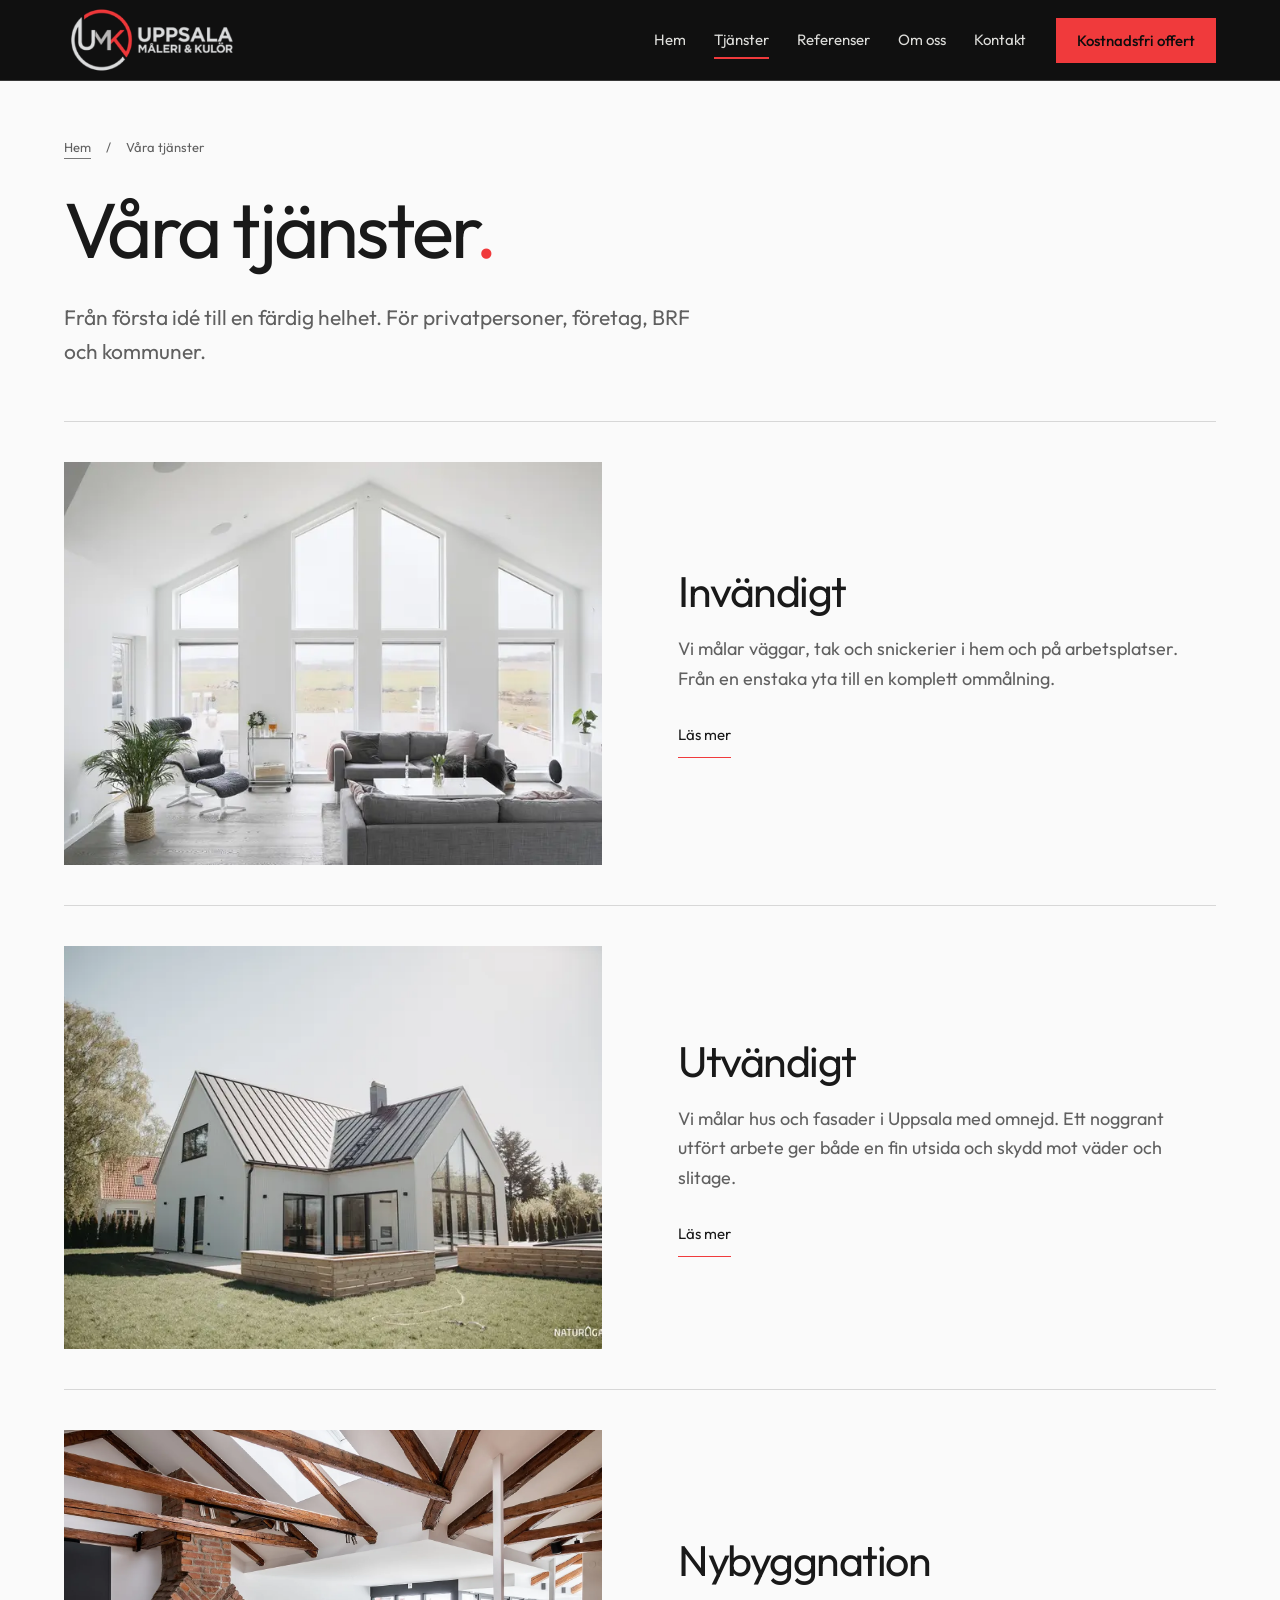
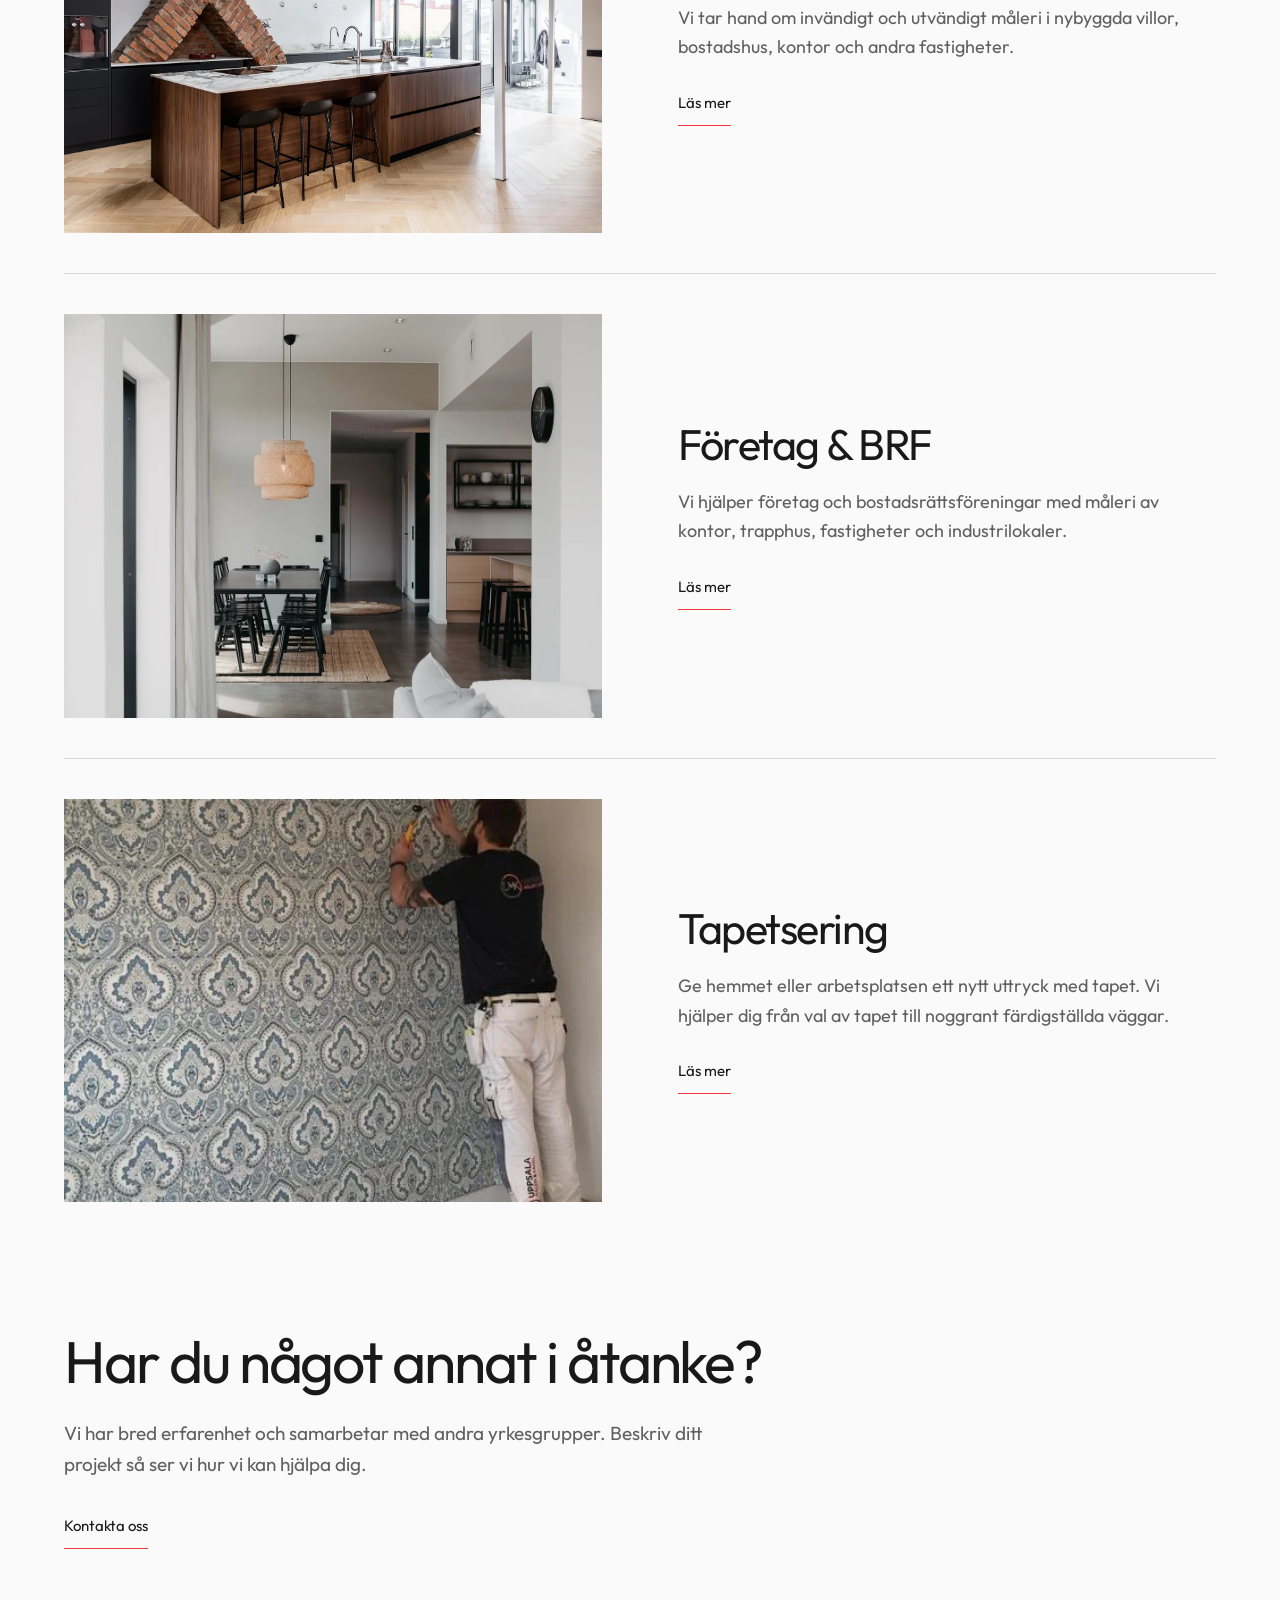
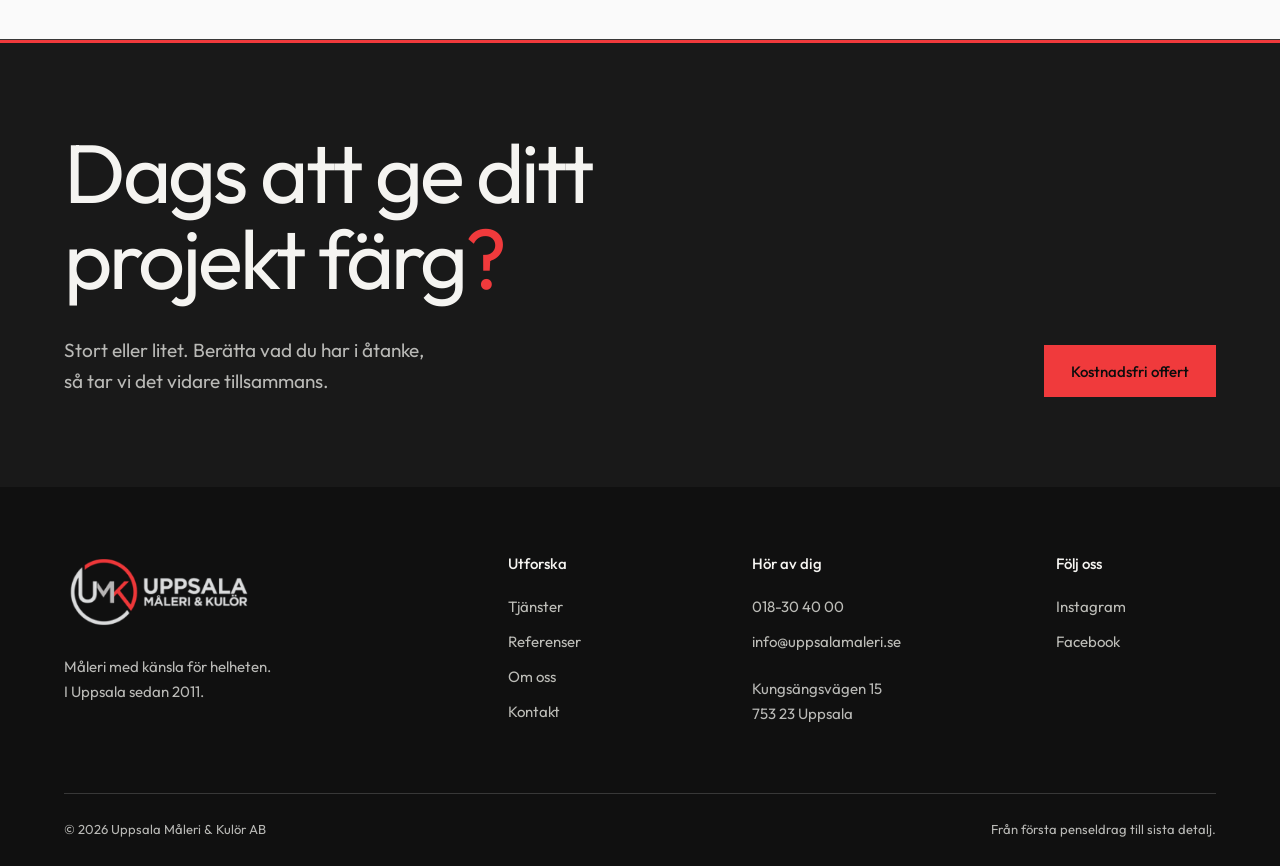
<file: vara-tjanster/index.html>
<!doctype html><html lang="sv"><head><meta charset="utf-8"><meta name="viewport" content="width=device-width,initial-scale=1"><title>Våra tjänster | Uppsala Måleri & Kulör</title><meta name="description" content="Måleri i Uppsala med känsla för helheten. Invändigt, utvändigt, tapetsering och nyproduktion. Kontakta Uppsala Måleri & Kulör."><link rel="canonical" href="https://uppsalamaleri.se/vara-tjanster/"><meta property="og:title" content="Våra tjänster | Uppsala Måleri & Kulör"><meta property="og:description" content="Måleri i Uppsala med känsla för helheten. Invändigt, utvändigt, tapetsering och nyproduktion. Kontakta Uppsala Måleri & Kulör."><meta property="og:type" content="website"><meta property="og:locale" content="sv_SE"><meta property="og:url" content="https://uppsalamaleri.se/vara-tjanster/"><meta name="theme-color" content="#101010"><link rel="icon" href="../assets/favicon.png"><link rel="preload" as="font" href="../assets/outfit-regular.ttf" type="font/ttf" crossorigin><link rel="stylesheet" href="../site.css"><script type="application/ld+json">{"@context": "https://schema.org", "@type": "HousePainter", "name": "Uppsala Måleri & Kulör AB", "url": "https://uppsalamaleri.se", "telephone": "+4618304000", "email": "info@uppsalamaleri.se", "address": {"@type": "PostalAddress", "streetAddress": "Kungsängsvägen 15", "postalCode": "753 23", "addressLocality": "Uppsala", "addressCountry": "SE"}, "foundingDate": "2011"}</script></head><body class="inner-page"><a class="skip" href="#main">Till innehållet</a><header class="site-header"><div class="wrap nav"><a class="brand" href="../index.html" aria-label="Uppsala Måleri, hem"><img src="../assets/logo.png" width="259" height="107" alt="Uppsala Måleri & Kulör"></a><nav class="desktop-nav" aria-label="Huvudmeny"><a class="" href="../index.html">Hem</a><a class="current" href="index.html">Tjänster</a><a class="" href="../referenser/index.html">Referenser</a><a class="" href="../om-oss/index.html">Om oss</a><a class="" href="../kontakt/index.html">Kontakt</a></nav><div class="nav-actions"><a class="button" href="../offertforfragan/index.html">Kostnadsfri offert</a><button class="menu-open" aria-controls="mobile-menu" aria-expanded="false">Meny<span class="hamburger" aria-hidden="true"></span></button></div></div></header><dialog class="mobile-menu" id="mobile-menu" aria-label="Meny"><div class="menu-head"><img src="../assets/logo.png" width="150" height="62" alt="Uppsala Måleri & Kulör"><button data-close-menu>Stäng <span aria-hidden="true">×</span></button></div><nav aria-label="Mobilmeny"><a class="" href="../index.html">Hem</a><a class="" href="index.html">Tjänster</a><a class="" href="../referenser/index.html">Referenser</a><a class="" href="../om-oss/index.html">Om oss</a><a class="" href="../kontakt/index.html">Kontakt</a><details><summary>Alla tjänster</summary><div class="menu-services"><a class="" href="../invandigt-maleri-uppsala/index.html">Invändigt måleri</a><a class="" href="../utvandigt-maleri-uppsala/index.html">Utvändigt måleri</a><a class="" href="../maleri-nybyggnation/index.html">Måleri nybyggnation</a><a class="" href="../maleri-for-foretag-uppsala/index.html">Måleri för företag</a><a class="" href="../tapetsering-uppsala/index.html">Tapetsering Uppsala</a></div></details></nav><div class="menu-contact"><a href="tel:+4618304000">018-30 40 00</a><a href="mailto:info@uppsalamaleri.se">info@uppsalamaleri.se</a></div></dialog><main id="main"><div class="wrap page-title"><nav class="crumb" aria-label="Brödsmulor"><a class="" href="../index.html">Hem</a><span aria-hidden="true">/</span><span>Våra tjänster</span></nav><h1>Våra tjänster<span class="accent">.</span></h1><p>Från första idé till en färdig helhet. För privatpersoner, företag, BRF och kommuner.</p></div><section class="wrap services-overview"><article class="overview-row reveal"><a href="../invandigt-maleri-uppsala/index.html"><img class="" src="../assets/photo-4.webp" srcset="../assets/photo-4-small.webp 750w, ../assets/photo-4.webp 1800w" sizes="(max-width:767px) calc(100vw - 48px), 50vw" width="1800" height="1200" loading="lazy" decoding="async" alt="Ljust vardagsrum med högt tak och stora fönster"></a><div><h2><a class="" href="../invandigt-maleri-uppsala/index.html">Invändigt</a></h2><p>Vi målar väggar, tak och snickerier i hem och på arbetsplatser. Från en enstaka yta till en komplett ommålning.</p><a class="text-link" href="../invandigt-maleri-uppsala/index.html">Läs mer</a></div></article><article class="overview-row reveal"><a href="../utvandigt-maleri-uppsala/index.html"><img class="" src="../assets/photo-5.webp" srcset="../assets/photo-5-small.webp 750w, ../assets/photo-5.webp 1800w" sizes="(max-width:767px) calc(100vw - 48px), 50vw" width="1800" height="1200" loading="lazy" decoding="async" alt="Vitmålad träfasad och terrass"></a><div><h2><a class="" href="../utvandigt-maleri-uppsala/index.html">Utvändigt</a></h2><p>Vi målar hus och fasader i Uppsala med omnejd. Ett noggrant utfört arbete ger både en fin utsida och skydd mot väder och slitage.</p><a class="text-link" href="../utvandigt-maleri-uppsala/index.html">Läs mer</a></div></article><article class="overview-row reveal"><a href="../maleri-nybyggnation/index.html"><img class="" src="../assets/photo-41.webp" width="1800" height="1200" loading="lazy" decoding="async" alt="Kök med synliga träbjälkar och målade väggar"></a><div><h2><a class="" href="../maleri-nybyggnation/index.html">Nybyggnation</a></h2><p>Vi tar hand om invändigt och utvändigt måleri i nybyggda villor, bostadshus, kontor och andra fastigheter.</p><a class="text-link" href="../maleri-nybyggnation/index.html">Läs mer</a></div></article><article class="overview-row reveal"><a href="../maleri-for-foretag-uppsala/index.html"><img class="" src="../assets/photo-8.webp" width="1200" height="1800" loading="lazy" decoding="async" alt="Målade väggar och detaljer i en ljus interiör"></a><div><h2><a class="" href="../maleri-for-foretag-uppsala/index.html">Företag & BRF</a></h2><p>Vi hjälper företag och bostadsrättsföreningar med måleri av kontor, trapphus, fastigheter och industrilokaler.</p><a class="text-link" href="../maleri-for-foretag-uppsala/index.html">Läs mer</a></div></article><article class="overview-row reveal"><a href="../tapetsering-uppsala/index.html"><img class="" src="../assets/photo-45.webp" width="474" height="474" loading="lazy" decoding="async" alt="Tapetserare arbetar med en mönstrad tapet"></a><div><h2><a class="" href="../tapetsering-uppsala/index.html">Tapetsering</a></h2><p>Ge hemmet eller arbetsplatsen ett nytt uttryck med tapet. Vi hjälper dig från val av tapet till noggrant färdigställda väggar.</p><a class="text-link" href="../tapetsering-uppsala/index.html">Läs mer</a></div></article></section><section class="wrap section other-service"><h2>Har du något annat i åtanke?</h2><p>Vi har bred erfarenhet och samarbetar med andra yrkesgrupper. Beskriv ditt projekt så ser vi hur vi kan hjälpa dig.</p><a class="text-link" href="../kontakt/index.html">Kontakta oss</a></section><section class="contact-cta"><div class="wrap section reveal"><h2>Dags att ge ditt<br>projekt färg<span class="accent">?</span></h2><div class="cta-bottom"><p>Stort eller litet. Berätta vad du har i åtanke,<br>så tar vi det vidare tillsammans.</p><a class="button" href="../offertforfragan/index.html">Kostnadsfri offert</a></div></div></section></main><footer class="footer"><div class="wrap"><div class="footer-grid"><div><a class="brand" href="../index.html" aria-label="Uppsala Måleri, hem"><img src="../assets/logo.png" width="259" height="107" alt="Uppsala Måleri & Kulör" loading="lazy"></a><p>Måleri med känsla för helheten.<br>I Uppsala sedan 2011.</p></div><div><h2>Utforska</h2><a class="" href="index.html">Tjänster</a><a class="" href="../referenser/index.html">Referenser</a><a class="" href="../om-oss/index.html">Om oss</a><a class="" href="../kontakt/index.html">Kontakt</a></div><div><h2>Hör av dig</h2><a href="tel:+4618304000">018-30 40 00</a><a href="mailto:info@uppsalamaleri.se">info@uppsalamaleri.se</a><address>Kungsängsvägen 15<br>753 23 Uppsala</address></div><div><h2>Följ oss</h2><a href="https://www.instagram.com/uppsalamaleri/" target="_blank" rel="noopener noreferrer">Instagram</a><a href="https://www.facebook.com/Uppsalamaleriochkakel/" target="_blank" rel="noopener noreferrer">Facebook</a></div></div><div class="footer-bottom"><span>© 2026 Uppsala Måleri & Kulör AB</span><span>Från första penseldrag till sista detalj.</span></div></div></footer><dialog class="lightbox" id="image-dialog" aria-label="Bild i större format"><button data-close-image>Stäng <span aria-hidden="true">×</span></button><img alt=""></dialog><dialog class="film-dialog" id="film-dialog" aria-label="Uppsala Måleris projektfilm"><button data-close-film>Stäng <span aria-hidden="true">×</span></button><video controls playsinline preload="none" poster="../assets/hero-poster.webp" data-film-src="../assets/hero-1080.mp4"></video></dialog><script src="../site.js" defer></script></body></html>
</file>
<file: site.css>
@font-face{font-family:Outfit;src:url('assets/outfit-regular.ttf') format('truetype');font-weight:400;font-display:swap}@font-face{font-family:Outfit;src:url('assets/outfit-medium.ttf') format('truetype');font-weight:500 700;font-display:swap}
:root{--bg:#101010;--surface:#191919;--ink:#f5f4f1;--muted:#aeaeaa;--line:#363636;--accent:#f03a3c;--gutter:clamp(24px,5vw,80px);--max:1536px;color-scheme:dark}*{box-sizing:border-box}html{scroll-behavior:smooth;scroll-padding-top:95px}body{margin:0;background:var(--bg);color:var(--ink);font:400 17px/1.65 Outfit,Arial,sans-serif;-webkit-font-smoothing:antialiased}img,video{display:block;max-width:100%}img{height:auto}a{color:inherit;text-decoration:none}button,input,textarea,select{font:inherit}button{cursor:pointer}button,a{-webkit-tap-highlight-color:transparent;touch-action:manipulation}h1,h2,h3,p,figure{margin:0}h1,h2,h3{font-weight:400;line-height:1.04;letter-spacing:-.045em}h1{font-size:clamp(60px,7.8vw,112px)}h2{font-size:clamp(38px,4.6vw,68px)}h3{font-size:28px}.wrap{max-width:var(--max);width:100%;padding-inline:var(--gutter);margin-inline:auto}.section{padding-block:clamp(70px,8vw,120px)}a:focus-visible,button:focus-visible,summary:focus-visible,input:focus-visible,textarea:focus-visible{outline:2px solid var(--accent);outline-offset:5px}.accent{color:var(--accent)}.button{display:inline-flex;justify-content:center;align-items:center;min-height:52px;padding:14px 26px;background:var(--accent);color:#0d0d0d;border:1px solid var(--accent);border-radius:0;font-size:15px;font-weight:500;line-height:1.4;white-space:nowrap;transition:background .2s,transform .2s}.button:hover{background:#ff5d5e;border-color:#ff5d5e}.button:active{transform:translateY(1px)}.button.outline{background:transparent;border-color:#ffffff7a;color:var(--ink)}.button.outline:hover{background:#f5f4f1;color:#101010}.site-header{position:absolute;inset:0 0 auto;z-index:20;background:linear-gradient(#0b0b0be8,#0b0b0b00)}.nav{min-height:80px;display:flex;align-items:center;justify-content:space-between;gap:30px}.brand{width:176px;flex:none}.brand img{width:176px;max-height:72px;object-fit:contain}.nav nav{display:flex;align-items:center;gap:32px;font-size:15px}.nav a:not(.brand):not(.button){padding-block:12px}.nav .button{min-height:44px;padding:11px 20px}.hero{min-height:100svh;position:relative;isolation:isolate;display:flex;align-items:flex-end;background:#171717;overflow:hidden}.hero-video{position:absolute;inset:0;width:100%;height:100%;object-fit:cover;z-index:-2}.hero:after{content:'';position:absolute;inset:0;z-index:-1;background:linear-gradient(90deg,#080808b8,#08080835 75%),linear-gradient(180deg,#08080815 35%,#080808b0)}.hero-copy{padding-top:96px;padding-bottom:65px}.eyebrow{font-size:14px;letter-spacing:.1em;text-transform:uppercase;margin-bottom:23px}.hero h1{max-width:13ch}.hero-lead{margin-top:26px;max-width:440px;font-size:18px;line-height:1.55}.hero-actions{display:flex;gap:12px;margin-top:30px}.intro-copy{max-width:620px;margin-top:30px;color:var(--muted);font-size:21px}.contact-large{display:block;font-size:clamp(30px,5vw,64px);margin:30px 0 10px}
@media(max-width:767px){.nav{min-height:76px;gap:20px}.brand,.brand img{width:150px}.nav nav{gap:14px}.nav nav>a:not(.button){display:none}.nav .button{font-size:13px;min-height:44px;padding:10px 13px}.hero-copy{padding-top:96px;padding-bottom:42px}.hero h1{font-size:clamp(46px,11.9vw,74px);max-width:13ch}.hero-lead{font-size:17px;max-width:31ch;margin-top:23px}.hero-actions{gap:10px;margin-top:27px}.hero-actions .button{flex:1;padding:14px 15px;font-size:14px;min-height:52px}.hero:after{background:linear-gradient(180deg,#08080845 5%,#08080825 24%,#080808d9 90%)}.hero-video{object-position:54% center}.eyebrow{font-size:12px;margin-bottom:21px}.intro-copy{font-size:18px}.section{padding-block:64px}}
@media(prefers-reduced-motion:reduce){html{scroll-behavior:auto}*,*:before,*:after{animation:none!important;transition:none!important}}
.skip{position:fixed;z-index:40;top:8px;left:8px;background:var(--ink);color:var(--bg);padding:12px 24px;transform:translateY(-160%)}.skip:focus{transform:none}.nav .desktop-nav{gap:28px;margin-left:auto}.desktop-nav a{position:relative;color:#dededb}.desktop-nav a:after{content:'';position:absolute;inset:auto 0 5px;height:2px;background:var(--accent);transform:scaleX(0);transform-origin:left;transition:transform .2s}.desktop-nav a:hover:after,.desktop-nav .current:after{transform:scaleX(1)}.nav-actions{display:flex;gap:20px;align-items:center}.menu-open{display:none;background:transparent;border:0;color:var(--ink);min-height:48px;padding:8px 0;align-items:center;gap:12px;font-size:15px}.hamburger{width:22px;display:grid;gap:6px}.hamburger:before,.hamburger:after{content:'';height:1px;background:currentColor}.mobile-menu{background:var(--bg);color:var(--ink);border:0;margin:0;max-width:none;max-height:none;width:100%;height:100dvh;padding:0 var(--gutter) 30px}.mobile-menu::backdrop{background:#101010}.menu-head{display:flex;align-items:center;justify-content:space-between;gap:20px;height:88px;margin-bottom:24px}.menu-head img{width:150px;height:auto}.menu-head button,.lightbox>button,.film-dialog>button{color:var(--ink);border:1px solid #777;background:#171717;padding:9px 17px;min-height:44px;font-size:14px}.mobile-menu nav>a,.mobile-menu nav>details>summary{display:block;padding:13px 0;border-bottom:1px solid var(--line);font-size:31px;letter-spacing:-.04em}.mobile-menu summary{cursor:pointer}.menu-services{padding:10px 0;display:grid;gap:2px}.menu-services a{padding:9px 0;font-size:17px}.menu-contact{display:grid;gap:12px;margin-top:32px}.menu-contact a{font-size:17px}.video-toggle{position:absolute;bottom:65px;right:var(--gutter);z-index:2;min-height:44px;padding:10px 16px;border:1px solid #ffffff65;color:#f5f4f1;background:#11111185;font-size:13px}.hero:after{background:linear-gradient(90deg,#080808bb 0%,#08080835 90%),linear-gradient(180deg,#08080822 20%,#08080888 95%)}.hero h1{font-weight:400;line-height:1.02}.hero-lead{color:#eee}.intro{padding-block:120px}.intro-statement{font-size:clamp(38px,4.75vw,70px);line-height:1.1;letter-spacing:-.045em}.intro-statement span{color:var(--muted)}.intro-bottom{display:flex;gap:60px;align-items:flex-end;justify-content:space-between;margin-top:38px}.intro-bottom p{max-width:650px;color:var(--muted);font-size:20px;line-height:1.7}.text-link{display:inline-flex;align-items:center;min-height:44px;font-size:15px;border-bottom:1px solid var(--accent);padding-block:9px;white-space:nowrap;transition:color .2s}.text-link:hover{color:#ff7778}.services{border-top:1px solid var(--line)}.section-lead{font-size:19px;color:var(--muted);margin-top:26px;max-width:580px}.services-layout{display:grid;grid-template-columns:1fr 1fr;gap:80px;margin-top:52px;align-items:start}.service-row{display:flex;align-items:center;justify-content:space-between;gap:20px;padding:23px 0;border-bottom:1px solid var(--line);font-size:29px;letter-spacing:-.035em;line-height:1.3}.service-row:first-child{padding-top:0}.service-row .plus{font-size:28px;color:var(--accent);font-weight:400;transition:transform .2s}.service-row:hover .plus{transform:rotate(90deg)}.service-row:hover{color:var(--muted)}.service-note{font-size:15px;color:var(--muted);margin-top:28px;max-width:400px}.service-note a{border-bottom:1px solid var(--muted);color:var(--ink)}.service-preview img{width:100%;aspect-ratio:4/3;object-fit:cover}.service-preview p{font-size:14px;color:var(--muted);margin-top:13px}.work-section{background:var(--surface)}.featured-work{display:grid;grid-template-columns:1.3fr 1fr;gap:32px;align-items:start;margin-top:56px}.project-main img{aspect-ratio:4/5;object-fit:cover;width:100%}.project-secondary{padding-top:100px}.project-secondary img{aspect-ratio:1/1;object-fit:cover;width:100%}.image-zoom{padding:0;border:0;background:transparent;display:block;width:100%;overflow:hidden}.image-zoom img{transition:transform .6s cubic-bezier(.2,.65,.2,1)}.image-zoom:hover img{transform:scale(1.025)}figcaption{display:flex;justify-content:space-between;gap:12px;margin-top:17px;font-size:15px}figcaption span+span{color:var(--muted);font-size:13px}.work-bottom{display:flex;align-items:center;justify-content:space-between;margin-top:34px;gap:25px}.work-bottom p{color:var(--muted);font-size:15px}.about-teaser{display:grid;grid-template-columns:1fr 1fr;gap:80px;align-items:center}.vehicle-photo img{width:100%;aspect-ratio:1/1;object-fit:cover;object-position:42% 50%}.about-copy h2{font-size:clamp(38px,4vw,60px)}.about-copy p{margin-top:28px;color:var(--muted);max-width:440px;font-size:19px}.about-copy .text-link{margin-top:26px}.testimonial{border-top:1px solid var(--line);border-bottom:1px solid var(--line)}.testimonial .eyebrow{color:var(--muted)}blockquote{font-size:clamp(32px,4.1vw,60px);line-height:1.2;letter-spacing:-.03em;margin:32px 0;max-width:24ch}.quote-source{font-size:17px}.quote-source span{display:block;color:var(--muted);font-size:14px;margin-top:5px}.practical{display:grid;grid-template-columns:1fr 1fr;gap:100px}.rot-value{font-size:108px;color:var(--accent);letter-spacing:-.07em;line-height:1.1;margin-bottom:20px}.rot-value span{font-size:55px}.rot h2{font-size:31px;letter-spacing:-.03em}.rot>p:not(.rot-value){max-width:430px;color:var(--muted);margin-top:20px}.rot .text-link{margin-top:16px}.questions h2{font-size:37px;letter-spacing:-.035em;margin-bottom:28px}.faq details{border-bottom:1px solid var(--line)}.faq summary{display:flex;justify-content:space-between;align-items:center;gap:22px;cursor:pointer;list-style:none;padding:20px 0;font-size:18px;line-height:1.45}.faq summary::-webkit-details-marker{display:none}.faq summary>span{color:var(--accent);font-size:23px;flex:none}.faq details[open] summary>span{transform:rotate(45deg)}.faq details p{font-size:16px;color:var(--muted);max-width:55ch;padding-bottom:24px}.contact-cta{background:#1b1b1b;border-top:1px solid var(--line);position:relative}.contact-cta:before{content:'';position:absolute;left:var(--gutter);right:var(--gutter);height:3px;top:0;background:var(--accent)}.contact-cta h2{font-size:clamp(48px,6.8vw,98px);max-width:14ch}.cta-bottom{display:flex;align-items:flex-end;justify-content:space-between;gap:35px;margin-top:32px}.cta-bottom p{color:var(--muted);font-size:19px}.footer{padding:66px 0 25px}.footer-grid{display:grid;grid-template-columns:2fr 1fr 1.3fr .8fr;gap:45px}.footer-grid>div{min-width:0}.footer .brand{display:block;width:190px}.footer .brand img{width:190px;max-height:85px;object-position:left}.footer p{margin-top:24px;font-size:15px;color:var(--muted)}.footer h2{font-size:15px;letter-spacing:0;line-height:1.5;font-weight:500;margin-bottom:15px}.footer-grid>div>a:not(.brand){display:block;padding:5px 0;font-size:15px;color:#bdbdb8;overflow-wrap:anywhere}.footer address{font-style:normal;color:var(--muted);font-size:15px;margin-top:17px}.footer-bottom{border-top:1px solid var(--line);display:flex;justify-content:space-between;gap:30px;margin-top:64px;padding-top:25px;font-size:13px;color:var(--muted)}.inner-page .site-header{position:relative;background:var(--bg);border-bottom:1px solid var(--line)}.page-title{padding-block:58px 64px}.crumb{display:flex;gap:15px;font-size:13px;color:var(--muted);margin-bottom:30px;flex-wrap:wrap}.crumb a{border-bottom:1px solid #777}.page-title h1{font-size:clamp(50px,6.1vw,88px);max-width:19ch}.page-title>p{font-size:21px;color:var(--muted);max-width:640px;margin-top:29px}.service-hero-image{width:100%;aspect-ratio:2.45/1;object-fit:cover;object-position:50% 45%}.service-article{display:grid;grid-template-columns:minmax(0,1.8fr) minmax(280px,1fr);gap:120px}.prose{max-width:70ch}.prose h2{font-size:33px;line-height:1.18;letter-spacing:-.035em;margin-bottom:22px}.prose p{color:var(--muted);line-height:1.85;font-size:18px;margin-bottom:28px}.prose .lead{color:var(--ink);font-size:23px;line-height:1.6}.prose section{margin-top:42px;margin-bottom:50px}.service-aside{align-self:start;border-top:2px solid var(--accent);padding-top:28px}.service-aside h2{font-size:28px;line-height:1.25}.service-aside ul{list-style:none;margin:25px 0 32px;padding:0;color:var(--muted)}.service-aside li{padding:9px 0}.phone-link{display:block;font-size:21px;margin-top:22px}.more-services{padding-bottom:85px}.more-services h2{font-size:30px;margin-bottom:22px}.more-services>div{display:flex;gap:22px 38px;flex-wrap:wrap}.services-overview{display:grid;gap:0}.overview-row{display:grid;grid-template-columns:.8fr 1.2fr;gap:65px;padding:45px 0;border-top:1px solid var(--line);align-items:center}.overview-row img{width:100%;aspect-ratio:16/10;object-fit:cover}.overview-row h2{font-size:43px;margin-bottom:20px}.overview-row p{max-width:48ch;color:var(--muted);font-size:18px}.overview-row .text-link{margin-top:20px}.other-service p{margin-block:25px;max-width:650px;color:var(--muted);font-size:19px}.film-poster{position:relative}.film-poster>img{width:100%;aspect-ratio:2.3/1;object-fit:cover}.film-poster>.button{position:absolute;left:30px;bottom:30px}.gallery-header h2{font-size:45px}.filters{display:flex;gap:8px;margin-top:30px;flex-wrap:wrap}.filters button{background:none;border:1px solid var(--line);padding:10px 20px;color:var(--ink);min-height:44px;font-size:15px}.filters [aria-pressed=true]{border-color:var(--accent);background:var(--accent);color:#101010}.project-gallery{display:grid;grid-template-columns:1fr 1fr;gap:24px;margin-top:40px}.gallery-item[hidden]{display:none}.project-gallery img{width:100%;aspect-ratio:4/3;object-fit:cover}.gallery-status{color:var(--muted);font-size:14px;margin-top:20px}.lightbox,.film-dialog{border:0;background:#111;color:var(--ink);padding:16px;max-width:94vw;max-height:96dvh}.lightbox::backdrop,.film-dialog::backdrop{background:#080808ef}.lightbox>button,.film-dialog>button{display:block;margin-left:auto;margin-bottom:12px}.lightbox img{max-width:89vw;max-height:79dvh;width:auto;height:auto;object-fit:contain}.film-dialog video{width:min(1100px,88vw);max-height:78dvh}.about-intro{display:grid;grid-template-columns:1fr 1fr;gap:80px;align-items:start}.about-portrait img{width:100%;aspect-ratio:4/5;object-fit:cover;object-position:35% 50%}.about-intro .prose h2{font-size:39px}.about-values{display:grid;grid-template-columns:1fr 1fr;gap:80px}.about-values article{border-top:1px solid var(--line);padding-top:30px}.about-values h2{font-size:33px;margin-bottom:20px}.about-values p{color:var(--muted);max-width:500px;font-size:18px}.contact-layout{display:grid;grid-template-columns:1fr 1.3fr;gap:100px;padding-bottom:100px}.contact-details h2{font-size:32px;max-width:13ch;margin-bottom:24px}.big-contact{display:block;font-size:clamp(32px,3vw,45px);letter-spacing:-.04em;line-height:1.4;white-space:nowrap}.email-contact{display:block;margin-top:12px;font-size:21px;overflow-wrap:anywhere}.contact-person{margin-top:35px;border-top:1px solid var(--line);padding-top:25px}.contact-person h3{font-size:21px;letter-spacing:-.02em;margin-bottom:10px}.contact-person a{color:var(--muted)}.contact-details address{font-style:normal;color:var(--muted);margin-top:30px}.contact-details>.text-link{margin-top:8px}.contact-details>img{width:100%;aspect-ratio:4/3;object-fit:cover;margin-top:35px}.quote-form{border-top:2px solid var(--accent);padding-top:30px}.quote-form h2{font-size:36px;margin-bottom:20px}.form-help{font-size:16px;color:var(--muted);margin-bottom:30px;max-width:57ch}.form-grid{display:grid;grid-template-columns:1fr 1fr;gap:25px 20px}.field{min-width:0}.field.full{grid-column:1/-1}.field label{display:block;font-size:15px;margin-bottom:9px}.field input,.field textarea,.field select{width:100%;border:1px solid #686868;background:#191919;color:var(--ink);border-radius:0;padding:13px 14px;line-height:1.5}.field textarea{resize:vertical;min-height:150px}.field input[type=file]{font-size:14px;padding:14px 10px}.field input::file-selector-button{border:0;padding:6px 12px;background:#f5f4f1;color:#101010;margin-right:10px;cursor:pointer}.file-help{color:var(--muted);font-size:14px;line-height:1.6;margin-top:9px}.quote-form>.button{margin-top:30px}.form-result{margin-top:25px;padding:24px;border:1px solid var(--line);background:var(--surface)}.form-result h3{font-size:25px;margin-bottom:15px}.form-result p{font-size:16px;color:var(--muted)}.original-form-link{margin-top:28px;color:var(--muted);font-size:14px}.original-form-link a{text-decoration:underline;text-underline-offset:3px}.reveal{opacity:1;transform:none}
@media(prefers-reduced-motion:no-preference){.hero h1{animation:enter .75s .08s both}.hero-lead,.hero-actions{animation:enter .75s .18s both}.js-reveal .reveal{opacity:0;transform:translateY(18px);transition:opacity .6s,transform .6s}.js-reveal .reveal.visible{opacity:1;transform:none}@keyframes enter{from{opacity:0;transform:translateY(18px)}to{opacity:1;transform:none}}}
@media(max-width:1100px){.nav .desktop-nav{gap:21px;font-size:14px}.brand,.brand img{width:155px}.nav{gap:23px}.nav .button{padding:11px 17px;font-size:14px}.services-layout,.about-teaser,.about-intro,.about-values{gap:45px}.practical,.contact-layout,.service-article{gap:60px}.footer-grid{gap:30px;grid-template-columns:1.5fr 1fr 1.4fr}.footer-grid>div:last-child{grid-column:2/4}.hero h1{font-size:clamp(66px,8vw,102px)}}
@media(max-width:900px){.nav .desktop-nav{display:none}.menu-open{display:inline-flex}.nav-actions{margin-left:auto}.nav-actions>.button{display:none}}
@media(max-width:767px){.nav{height:76px;min-height:76px}.brand,.brand img{width:150px}.nav-actions{gap:0}.hero h1{font-size:clamp(44px,11.8vw,80px)}.hero-copy{padding-bottom:100px}.video-toggle{bottom:30px;right:var(--gutter);font-size:12px;background:#11111185}.hero:after{background:linear-gradient(180deg,#08080865 0%,#08080810 20%,#080808d0 78%,#080808c0)}.intro{padding-block:70px}.intro-statement{font-size:38px;line-height:1.14}.intro-bottom{display:block;margin-top:28px}.intro-bottom p{font-size:18px}.intro-bottom .text-link{margin-top:24px}.services-layout{grid-template-columns:1fr;gap:32px;margin-top:36px}.service-preview{grid-row:1}.service-preview img{aspect-ratio:4/3}.service-preview p{display:none}.service-row{font-size:26px;padding:19px 0}.service-row:first-child{padding-top:0}.service-note{font-size:15px;margin-top:22px}.section-lead{font-size:18px;margin-top:25px}.featured-work{grid-template-columns:1fr;gap:36px;margin-top:35px}.project-secondary{padding-top:0}.project-main img,.project-secondary img{aspect-ratio:4/3}.featured-work figcaption{display:block;margin-top:14px}.featured-work figcaption span{display:block}.featured-work figcaption span+span{margin-top:3px}.work-bottom{display:block;margin-top:28px}.work-bottom .text-link{margin-top:13px}.about-teaser,.about-intro,.about-values{grid-template-columns:1fr;gap:36px}.vehicle-photo img{aspect-ratio:4/3}.about-copy h2{font-size:40px}.about-copy p{font-size:18px;margin-top:22px}.about-copy .text-link{margin-top:18px}.testimonial blockquote{font-size:32px;line-height:1.23;max-width:22ch;margin-block:26px}.quote-source{font-size:16px}.quote-source span{font-size:13px}.practical{grid-template-columns:1fr;gap:60px}.rot-value{font-size:85px}.rot-value span{font-size:44px}.rot h2{font-size:30px}.questions h2{font-size:34px}.faq summary{font-size:17px;padding-block:19px}.contact-cta h2{font-size:clamp(42px,11.5vw,65px)}.cta-bottom{display:block;margin-top:25px}.cta-bottom p{font-size:17px}.cta-bottom .button{margin-top:28px}.footer{padding-top:48px}.footer-grid{grid-template-columns:1fr 1fr;gap:32px 22px}.footer-grid>div:first-child{grid-column:1/-1}.footer-grid>div:nth-child(3){grid-column:1/-1}.footer-grid>div:last-child{grid-column:2;grid-row:2}.footer-bottom{display:block;margin-top:40px;font-size:12px}.footer-bottom span{display:block}.footer-bottom span+span{margin-top:8px}.footer .brand,.footer .brand img{width:170px}.footer p{margin-top:18px}.page-title{padding-block:36px 40px}.crumb{font-size:12px;margin-bottom:27px;gap:10px}.page-title h1{font-size:clamp(43px,11vw,65px);max-width:18ch}.page-title>p{font-size:18px;margin-top:25px}.service-hero-image{aspect-ratio:4/3}.service-article{grid-template-columns:1fr;gap:38px}.prose .lead{font-size:21px}.prose p{font-size:17px}.prose h2{font-size:30px}.prose section{margin-top:33px;margin-bottom:36px}.service-aside h2{font-size:28px}.service-aside li{padding-block:7px}.service-aside ul{margin-block:20px 24px}.more-services{padding-bottom:65px}.more-services h2{font-size:28px}.more-services>div{gap:16px 25px}.overview-row{grid-template-columns:1fr;gap:24px;padding-block:30px}.overview-row img{aspect-ratio:4/3}.overview-row h2{font-size:35px;margin-bottom:17px}.overview-row p{font-size:17px}.overview-row .text-link{margin-top:17px}.other-service p{font-size:18px}.film-poster>img{aspect-ratio:4/3}.film-poster>.button{left:20px;bottom:20px}.gallery-header h2{font-size:37px}.filters{gap:7px;margin-top:23px}.filters button{font-size:14px;padding:10px 15px}.project-gallery{grid-template-columns:1fr;gap:20px;margin-top:27px}.lightbox,.film-dialog{padding:10px;max-width:96vw}.lightbox img{max-width:90vw;max-height:76dvh}.film-dialog video{width:90vw}.about-portrait img{aspect-ratio:4/3;object-position:center}.about-intro .prose h2{font-size:35px}.about-values h2{font-size:30px}.about-values p{font-size:17px}.contact-layout{grid-template-columns:1fr;gap:50px;padding-bottom:65px}.big-contact{font-size:37px}.email-contact{font-size:20px}.contact-details>img{display:none}.quote-form h2{font-size:32px}.form-grid{grid-template-columns:1fr;gap:22px}.form-help{font-size:16px}.field input,.field textarea,.field select{font-size:16px}.quote-form>.button{width:100%}.original-form-link{font-size:14px}.menu-head button{font-size:14px}}
@media(max-width:359px){:root{--gutter:20px}.hero h1{font-size:41px}.hero-lead{font-size:16px}.hero-actions{gap:8px}.hero-actions .button{font-size:12px;padding:13px 12px}.intro-statement{font-size:34px}.nav .brand,.nav .brand img{width:140px}.page-title h1{font-size:39px}.contact-cta h2{font-size:40px}.big-contact{font-size:33px}}
@media(max-height:650px) and (min-width:768px){.hero-copy{padding-bottom:42px}.hero h1{font-size:72px}.hero-lead{margin-top:20px}.hero-actions{margin-top:22px}.hero .eyebrow{margin-bottom:16px}.video-toggle{bottom:42px}}
@media(prefers-reduced-motion:reduce){.reveal{opacity:1!important;transform:none!important}.hero h1,.hero-lead,.hero-actions{animation:none}}

/* White reading surfaces and dark photographic chapters, requested by the client. */
:root{--bg:#fafafa;--surface:#f0f0f0;--ink:#191919;--muted:#606060;--line:#d7d7d7;--accent-ink:#bd2528;--section-space:clamp(64px,7vw,104px);color-scheme:light}
::selection{background:#f03a3c;color:#101010}
html{scrollbar-color:#858585 #ededed}
body{background:var(--bg)}
h1,h2,h3,.intro-statement{letter-spacing:-.035em;text-wrap:balance}
.section{padding-block:var(--section-space)}
.site-header,.hero,.work-section,.contact-cta,.footer,.mobile-menu,.lightbox,.film-dialog{
  --bg:#101010;--surface:#191919;--ink:#f5f4f1;--muted:#b9b9b6;--line:#383838;--accent-ink:#f03a3c;
  color:var(--ink);color-scheme:dark;
}
.footer,.work-section{background:var(--bg)}
.site-header{color:#f5f4f1}
.hero .button.outline{border-color:#ffffff80;color:#f5f4f1}
.hero .button.outline:hover{color:#101010}
.button.outline{border-color:var(--line);color:var(--ink)}
a:focus-visible,button:focus-visible,summary:focus-visible,input:focus-visible,textarea:focus-visible,select:focus-visible{outline:2px solid var(--accent-ink);outline-offset:5px}
.text-link:hover{color:var(--accent-ink)}
.intro{padding-block:var(--section-space)}
.intro-statement{max-width:1000px}
.intro-statement span{color:var(--ink);text-decoration:underline;text-decoration-color:var(--accent);text-decoration-thickness:3px;text-underline-offset:9px}
.intro-bottom{margin-top:32px;gap:48px}
.intro-bottom p{max-width:660px}
.services{border-top-color:var(--line)}
.services-layout{gap:clamp(40px,6vw,88px);margin-top:44px;align-items:start}
.service-row{padding-block:22px}
.service-row:hover{color:var(--accent-ink)}
.service-preview img{aspect-ratio:4/3}
.service-preview p{margin-top:16px}
.featured-work{grid-template-columns:repeat(2,minmax(0,1fr));gap:32px;align-items:start;margin-top:44px}
.project-secondary{padding-top:0}
.project-main img,.project-secondary img{aspect-ratio:4/3;object-fit:cover;width:100%}
.featured-work figcaption{align-items:baseline;padding-top:16px;margin-top:0;border-bottom:1px solid var(--line);padding-bottom:18px}
.featured-work figcaption span:first-child{font-size:18px}
.work-bottom{margin-top:28px}
.about-teaser{gap:clamp(40px,6vw,88px)}
.vehicle-photo img,.about-portrait img{aspect-ratio:4/3;object-position:center}
.about-copy h2{max-width:14ch}
.testimonial{background:#f0f0f0;border:0}
.testimonial .wrap{padding-block:64px;display:grid;grid-template-columns:minmax(0,2fr) minmax(220px,1fr);column-gap:80px;align-items:end}
.testimonial .eyebrow{display:none}
.testimonial blockquote{font-size:clamp(30px,3.3vw,48px);margin:0;max-width:27ch;line-height:1.2}
.quote-source{border-top:2px solid var(--accent);padding-top:20px}
.practical{gap:clamp(48px,8vw,120px)}
.rot-value{color:var(--accent-ink);letter-spacing:-.04em}
.rot{padding-right:40px;border-right:1px solid var(--line)}
.contact-cta{background:#191919}
.contact-cta:before{left:0;right:0}
.contact-cta h2{font-size:clamp(44px,6.5vw,92px)}
.page-title{padding-top:56px;padding-bottom:52px}
.page-title>p{max-width:650px}
.service-hero-image{aspect-ratio:2.2/1}
.service-article{gap:clamp(48px,8vw,116px)}
.service-aside{background:var(--surface);border-top-width:3px;padding:30px}
.overview-row{gap:clamp(32px,6vw,80px);padding-block:40px;grid-template-columns:1fr 1fr}
.overview-row img{aspect-ratio:4/3}
.gallery-header{display:flex;align-items:center;justify-content:space-between;gap:24px;flex-wrap:wrap}
.filters{margin-top:0}
.filters button:hover{border-color:var(--accent-ink)}
.project-gallery{gap:28px;margin-top:36px}
.project-gallery img{aspect-ratio:4/3}
.about-intro{gap:clamp(40px,6vw,88px)}
.contact-layout{gap:clamp(40px,7vw,100px)}
.quote-form{padding:32px;background:var(--surface);border-top-width:3px}
.field input,.field textarea,.field select{background:#fafafa;color:var(--ink);border-color:#888;caret-color:var(--accent-ink)}
.field input::file-selector-button{background:#222;color:#fafafa}
.form-result{background:#fafafa}
.contact-details>img{aspect-ratio:4/3}
.mobile-menu{background:#101010}
@media(min-width:1536px){.featured-work{gap:40px}}
@media(max-width:1100px){.featured-work figcaption{display:block}.featured-work figcaption span{display:block}.featured-work figcaption span+span{margin-top:4px}.testimonial .wrap{column-gap:48px}.quote-form{padding:28px}.service-aside{padding:26px}}
@media(max-width:767px){
  :root{--section-space:64px;--gutter:24px}
  .intro-statement{font-size:clamp(32px,8.8vw,44px);line-height:1.16}
  .intro-statement span{text-decoration-thickness:2px;text-underline-offset:6px}
  .intro-bottom{margin-top:26px}
  .services-layout{grid-template-columns:1fr;gap:28px;margin-top:32px}
  .service-preview{grid-row:auto}
  .service-list{grid-row:2}
  .service-preview img{aspect-ratio:4/3}
  .service-row{font-size:25px;padding-block:19px}
  .service-note{margin-top:22px}
  .featured-work{grid-template-columns:1fr;gap:32px;margin-top:32px}
  .featured-work figcaption{padding-block:15px 18px;display:flex;flex-direction:column;gap:4px;margin-top:0}
  .featured-work figcaption span+span{margin-top:0;font-size:14px}
  .work-bottom{margin-top:25px}
  .about-teaser,.about-intro{grid-template-columns:1fr;gap:30px}
  .vehicle-photo img,.about-portrait img{aspect-ratio:4/3}
  .about-copy h2{font-size:clamp(35px,9vw,44px)}
  .about-copy p{margin-top:22px}
  .testimonial .wrap{display:block;padding-block:48px}
  .testimonial blockquote{font-size:30px;max-width:26ch;margin:0}
  .quote-source{margin-top:28px;padding-top:18px;max-width:270px}
  .practical{grid-template-columns:1fr;gap:48px}
  .rot{padding-right:0;padding-bottom:42px;border-right:0;border-bottom:1px solid var(--line)}
  .rot-value{font-size:76px;margin-bottom:16px}
  .rot-value span{font-size:40px}
  .contact-cta h2{font-size:clamp(42px,11vw,64px)}
  .cta-bottom .button{width:100%}
  .page-title{padding-block:34px 36px}
  .page-title h1{font-size:clamp(39px,10.8vw,62px);line-height:1.08}
  .page-title>p{margin-top:22px}
  .service-hero-image{aspect-ratio:4/3}
  .service-article{grid-template-columns:1fr;gap:32px}
  .service-aside{padding:26px 24px}
  .service-aside .button{width:100%}
  .overview-row{grid-template-columns:1fr;gap:24px;padding-block:32px}
  .overview-row img{aspect-ratio:4/3}
  .gallery-header{display:block}
  .filters{margin-top:24px}
  .project-gallery{grid-template-columns:1fr;gap:24px;margin-top:28px}
  .contact-layout{grid-template-columns:1fr;gap:40px}
  .contact-details>img{display:block;margin-top:28px;aspect-ratio:4/3}
  .quote-form{padding:28px 20px}
  .quote-form h2{font-size:30px}
  .form-grid{gap:20px}
  .field input[type=file]{padding-inline:8px;font-size:13px}
  .field input::file-selector-button{padding:7px 9px;margin-right:6px}
}
@media(max-width:359px){:root{--gutter:20px}.intro-statement{font-size:31px}.testimonial blockquote{font-size:28px}.quote-form{padding-inline:16px}.page-title h1{font-size:38px}}
</file>
